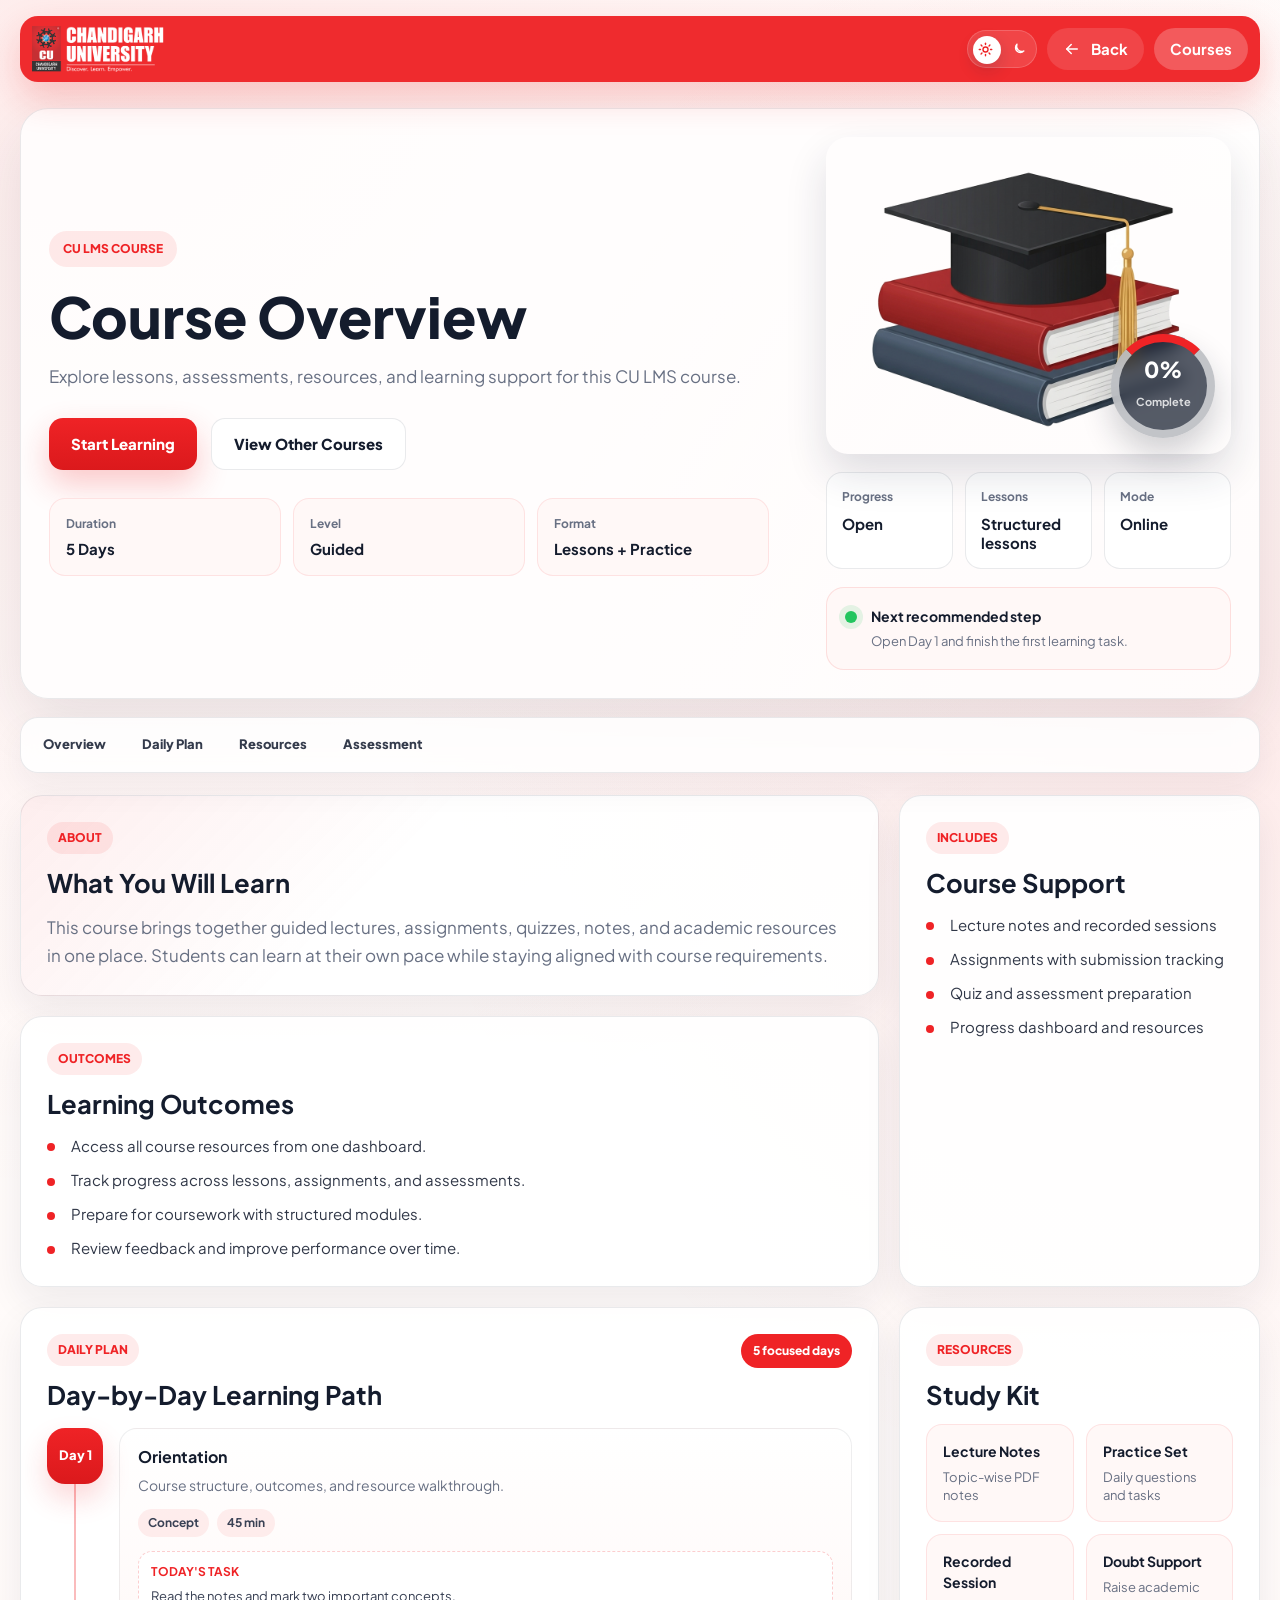
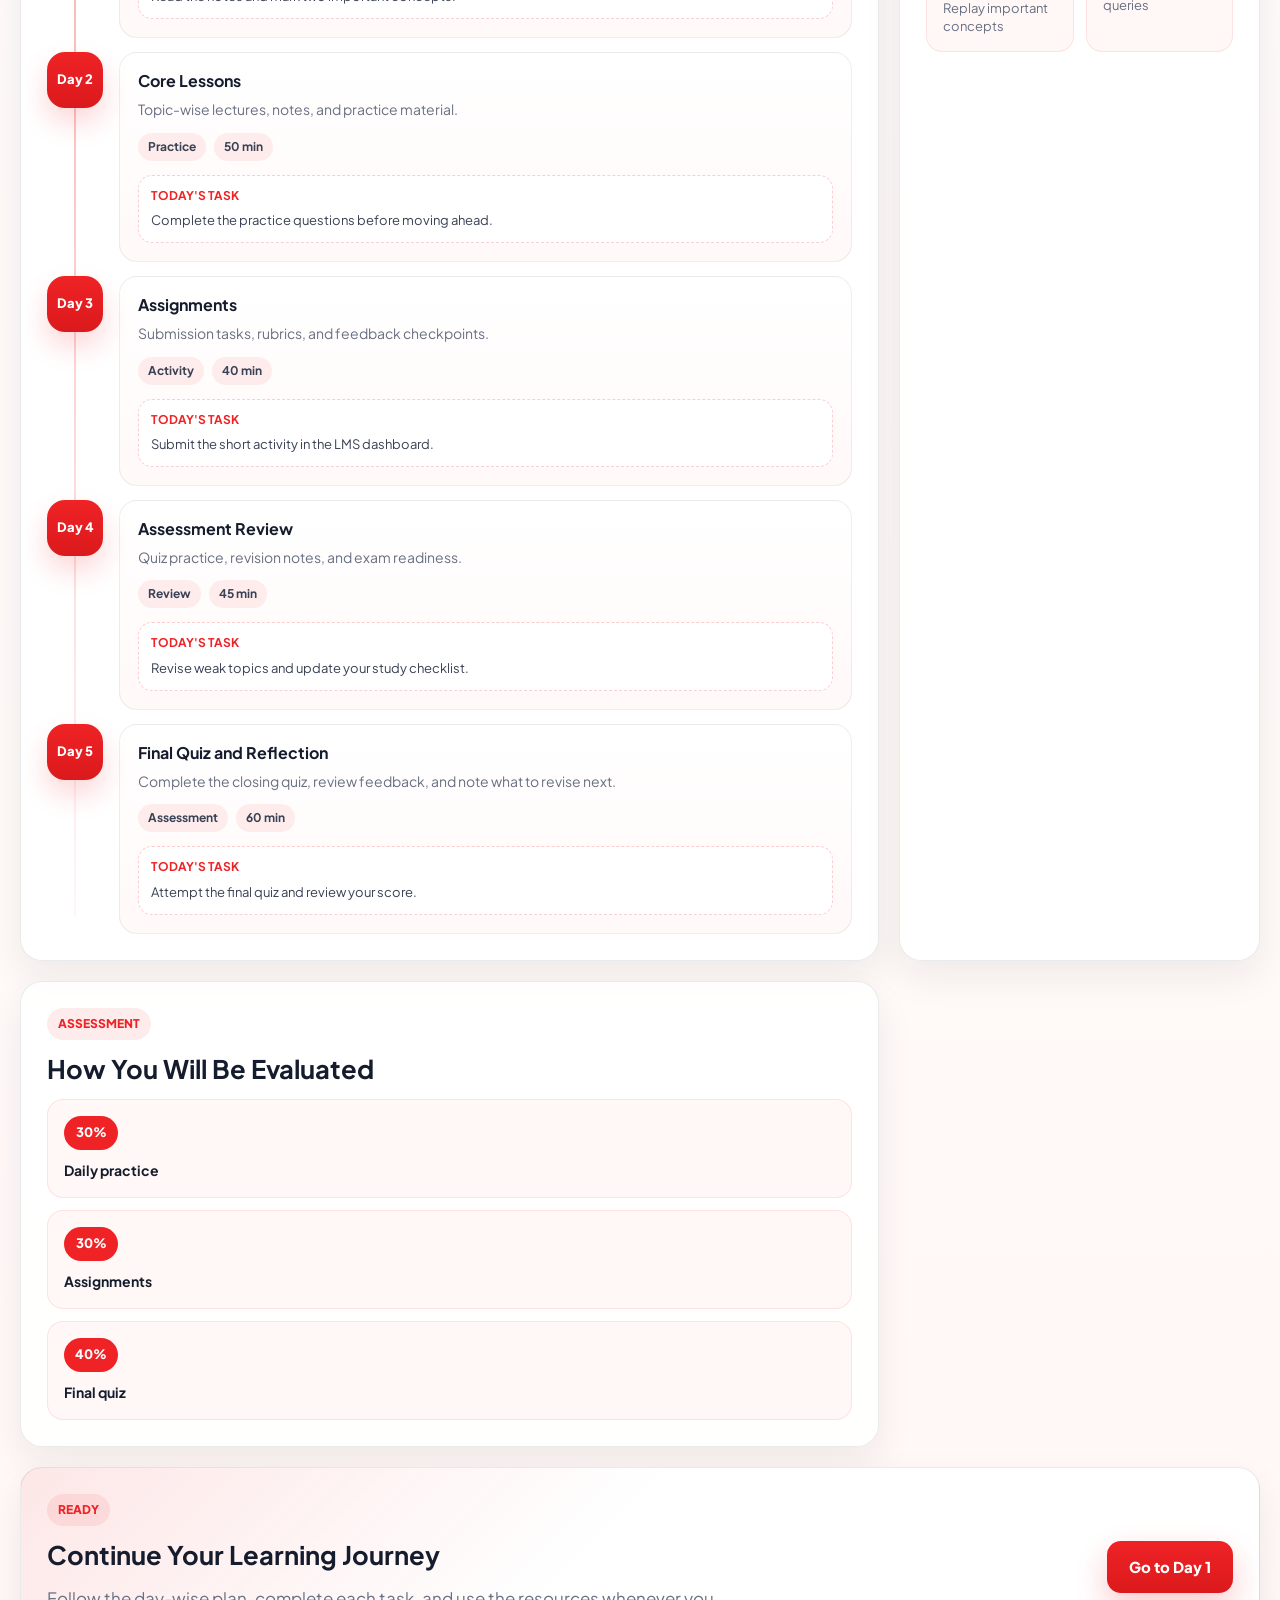
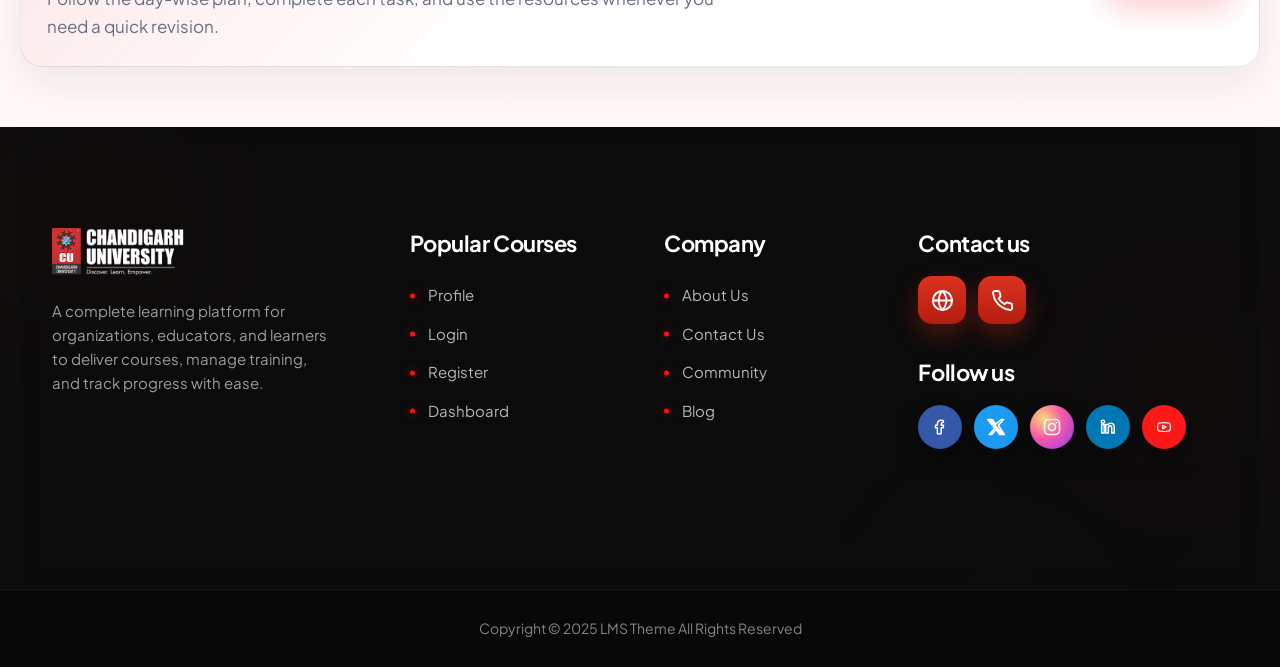
<file: course-detail.html>
<!DOCTYPE html>
<html lang="en">
  <head>
    <meta charset="UTF-8" />
    <meta name="viewport" content="width=device-width, initial-scale=1.0" />
    <title>Course Details | CU LMS Portal</title>
    <link rel="preconnect" href="https://fonts.googleapis.com" />
    <link rel="preconnect" href="https://fonts.gstatic.com" crossorigin />
    <link
      href="https://fonts.googleapis.com/css2?family=Plus+Jakarta+Sans:wght@400;500;600;700;800&amp;display=swap"
      rel="stylesheet"
    />
    <link rel="stylesheet" href="./css/index.css" />
    <link rel="stylesheet" href="./css/course-detail.css" />
  </head>
  <body>
    <header class="course-header">
      <a class="course-brand" href="index.html#home" aria-label="Back to CU LMS home">
        <img src="./images/log1.png" alt="Chandigarh University logo" />
      </a>
      <div class="course-header__actions">
        <button class="back-link history-back" type="button">
          <svg viewBox="0 0 24 24" aria-hidden="true">
            <path d="M19 12H5"></path>
            <path d="m11 18-6-6 6-6"></path>
          </svg>
          <span>Back</span>
        </button>
        <a class="back-link back-link--light" href="mycourses.html">
          <span>Courses</span>
        </a>
      </div>
    </header>

    <main class="course-shell">
      <section class="detail-hero">
        <div class="detail-hero__copy">
          <span class="course-chip" id="course-category">CU LMS Course</span>
          <h1 id="course-title">Course Overview</h1>
          <p id="course-summary">
            Explore lessons, assessments, resources, and learning outcomes for this course.
          </p>

          <div class="detail-actions">
            <a class="detail-btn detail-btn--primary" href="#modules">Start Learning</a>
            <a class="detail-btn detail-btn--light" href="mycourses.html">View Other Courses</a>
          </div>

          <div class="quick-facts" aria-label="Course quick facts">
            <div>
              <span>Duration</span>
              <strong>5 Days</strong>
            </div>
            <div>
              <span>Level</span>
              <strong>Guided</strong>
            </div>
            <div>
              <span>Format</span>
              <strong>Lessons + Practice</strong>
            </div>
          </div>
        </div>

        <aside class="detail-panel" aria-label="Course summary">
          <div class="course-media">
            <img id="course-image" src="./images/hero.png" alt="Course preview" />
            <div class="progress-ring" aria-label="Course progress">
              <span id="course-progress-percent">0%</span>
              <small>Complete</small>
            </div>
          </div>
          <div class="detail-stats">
            <div>
              <span>Progress</span>
              <strong id="course-progress">Open</strong>
            </div>
            <div>
              <span>Lessons</span>
              <strong id="course-lessons">Structured lessons</strong>
            </div>
            <div>
              <span>Mode</span>
              <strong>Online</strong>
            </div>
          </div>
          <div class="status-card">
            <span class="status-dot"></span>
            <div>
              <strong>Next recommended step</strong>
              <p id="next-step">Open Day 1 and finish the first learning task.</p>
            </div>
          </div>
        </aside>
      </section>

      <nav class="course-nav" aria-label="Course sections">
        <a href="#overview">Overview</a>
        <a href="#modules">Daily Plan</a>
        <a href="#resources">Resources</a>
        <a href="#assessment">Assessment</a>
      </nav>

      <section class="content-grid" id="overview">
        <article class="content-card content-card--highlight">
          <span class="section-kicker">About</span>
          <h2>What You Will Learn</h2>
          <p id="course-description">
            This course brings together guided lectures, practice tasks, assessments, and
            academic resources so students can learn with clarity and track their progress.
          </p>
        </article>

        <article class="content-card">
          <span class="section-kicker">Outcomes</span>
          <h2>Learning Outcomes</h2>
          <ul id="course-outcomes"></ul>
        </article>

        <article class="content-card content-card--wide" id="modules">
          <div class="card-heading">
            <div>
              <span class="section-kicker">Daily Plan</span>
              <h2>Day-by-Day Learning Path</h2>
            </div>
            <span class="plan-badge">5 focused days</span>
          </div>
          <div class="module-timeline" id="course-modules"></div>
        </article>

        <aside class="content-card side-card">
          <span class="section-kicker">Includes</span>
          <h2>Course Support</h2>
          <ul class="support-list">
            <li>Lecture notes and recorded sessions</li>
            <li>Assignments with submission tracking</li>
            <li>Quiz and assessment preparation</li>
            <li>Progress dashboard and resources</li>
          </ul>
        </aside>

        <article class="content-card resources-card" id="resources">
          <span class="section-kicker">Resources</span>
          <h2>Study Kit</h2>
          <div class="resource-grid">
            <div>
              <strong>Lecture Notes</strong>
              <span>Topic-wise PDF notes</span>
            </div>
            <div>
              <strong>Practice Set</strong>
              <span>Daily questions and tasks</span>
            </div>
            <div>
              <strong>Recorded Session</strong>
              <span>Replay important concepts</span>
            </div>
            <div>
              <strong>Doubt Support</strong>
              <span>Raise academic queries</span>
            </div>
          </div>
        </article>

        <article class="content-card assessment-card" id="assessment">
          <span class="section-kicker">Assessment</span>
          <h2>How You Will Be Evaluated</h2>
          <div class="assessment-list">
            <div>
              <span>30%</span>
              <strong>Daily practice</strong>
            </div>
            <div>
              <span>30%</span>
              <strong>Assignments</strong>
            </div>
            <div>
              <span>40%</span>
              <strong>Final quiz</strong>
            </div>
          </div>
        </article>

        <article class="content-card next-card">
          <div>
            <span class="section-kicker">Ready</span>
            <h2>Continue Your Learning Journey</h2>
            <p>
              Follow the day-wise plan, complete each task, and use the resources whenever you
              need a quick revision.
            </p>
          </div>
          <a class="detail-btn detail-btn--primary" href="#modules">Go to Day 1</a>
        </article>
      </section>
    </main>

    <footer class="site-footer">
      <div class="footer-bg-blobs">
        <div class="blob blob-1"></div>
        <div class="blob blob-2"></div>
        <div class="blob blob-3"></div>
      </div>
      <div class="footer-content shell">
        <div class="footer-grid">
          <div class="footer-column animate-fade-up">
            <img class="brand__logo" src="./images/log1.png" alt="Chandigarh University logo" style="height: 48px; margin-bottom: 24px;" />
            <p class="footer-description">A complete learning platform for organizations, educators, and learners to
              deliver courses, manage training, and track progress with ease.</p>
          </div>

          <div class="footer-column animate-fade-up" style="--delay: 1">
            <h3 class="footer-title">Popular Courses</h3>
            <ul class="footer-links">
              <li><a href="#">Profile</a></li>
              <li><a href="#">Login</a></li>
              <li><a href="#">Register</a></li>
              <li><a href="#">Dashboard</a></li>
            </ul>
          </div>

          <div class="footer-column animate-fade-up" style="--delay: 2">
            <h3 class="footer-title">Company</h3>
            <ul class="footer-links">
              <li><a href="#">About Us</a></li>
              <li><a href="#">Contact Us</a></li>
              <li><a href="#">Community</a></li>
              <li><a href="#">Blog</a></li>
            </ul>
          </div>

          <div class="footer-column animate-fade-up" style="--delay: 3">
            <h3 class="footer-title" style="margin-bottom: 16px;">Contact us</h3>
            <div class="footer-contact-links">
              <a href="#" class="footer-icon-link footer-icon-link--contact" aria-label="Website">
                <svg viewBox="0 0 24 24" fill="none" stroke="currentColor" stroke-width="2" stroke-linecap="round" stroke-linejoin="round" aria-hidden="true">
                  <circle cx="12" cy="12" r="10"/><line x1="2" y1="12" x2="22" y2="12"/><path d="M12 2a15.3 15.3 0 0 1 4 10 15.3 15.3 0 0 1-4 10 15.3 15.3 0 0 1-4-10 15.3 15.3 0 0 1 4-10z"/>
                </svg>
              </a>
              <a href="#" class="footer-icon-link footer-icon-link--contact" aria-label="Phone">
                <svg viewBox="0 0 24 24" fill="none" stroke="currentColor" stroke-width="2" stroke-linecap="round" stroke-linejoin="round" aria-hidden="true">
                  <path d="M22 16.92v3a2 2 0 0 1-2.18 2 19.79 19.79 0 0 1-8.63-3.07 19.5 19.5 0 0 1-6-6 19.79 19.79 0 0 1-3.07-8.67A2 2 0 0 1 4.11 2h3a2 2 0 0 1 2 1.72 12.84 12.84 0 0 0 .7 2.81 2 2 0 0 1-.45 2.11L8.09 9.91a16 16 0 0 0 6 6l1.27-1.27a2 2 0 0 1 2.11-.45 12.84 12.84 0 0 0 2.81.7A2 2 0 0 1 22 16.92z"/>
                </svg>
              </a>
            </div>

            <h3 class="footer-title" style="margin-bottom: 16px;">Follow us</h3>
            <div class="footer-social-links">
              <a href="#" class="footer-icon-link footer-icon-link--social footer-icon-link--facebook" aria-label="Facebook">
                <svg viewBox="0 0 24 24" fill="currentColor" aria-hidden="true"><path d="M13.62 21v-8.13h2.73l.41-3.17h-3.14V7.67c0-.92.26-1.54 1.57-1.54H16.5V3.29c-.63-.09-1.73-.19-3-.19-2.97 0-5 1.81-5 5.14V9.7H6v3.17h2.5V21z"/></svg>
              </a>
              <a href="#" class="footer-icon-link footer-icon-link--social footer-icon-link--twitter" aria-label="X">
                <svg viewBox="0 0 24 24" fill="currentColor" aria-hidden="true"><path d="M18.9 2H22l-6.77 7.74L23 22h-6.1l-4.78-6.72L6.24 22H3.13l7.24-8.28L1 2h6.25l4.32 6.08zm-1.07 18h1.69L6.33 3.9H4.52z"/></svg>
              </a>
              <a href="#" class="footer-icon-link footer-icon-link--social footer-icon-link--instagram" aria-label="Instagram">
                <svg viewBox="0 0 24 24" fill="none" stroke="currentColor" stroke-width="2" stroke-linecap="round" stroke-linejoin="round" aria-hidden="true"><rect x="3" y="3" width="18" height="18" rx="5"/><circle cx="12" cy="12" r="4.25"/><circle cx="17.25" cy="6.75" r="1.1" fill="currentColor" stroke="none"/></svg>
              </a>
              <a href="#" class="footer-icon-link footer-icon-link--social footer-icon-link--linkedin" aria-label="LinkedIn">
                <svg viewBox="0 0 24 24" fill="currentColor" aria-hidden="true"><path d="M6.94 8.5H3.56V20h3.38zM5.25 3A2.01 2.01 0 0 0 3 5.01a2 2 0 0 0 2.22 2A2.03 2.03 0 0 0 7.5 5 2.01 2.01 0 0 0 5.25 3m3.81 5.5V20h3.37v-6.4c0-1.69.32-3.32 2.42-3.32 2.07 0 2.1 1.94 2.1 3.43V20h3.38v-6.99c0-3.43-.74-6.06-4.75-6.06a4.14 4.14 0 0 0-3.72 2.04h-.05V8.5z"/></svg>
              </a>
              <a href="#" class="footer-icon-link footer-icon-link--social footer-icon-link--youtube" aria-label="YouTube">
                <svg viewBox="0 0 24 24" fill="currentColor" aria-hidden="true"><path d="M23 12.01c0-2.33-.27-3.87-.68-5.02a3.26 3.26 0 0 0-1.93-1.94C19.24 4.64 17.7 4.37 12 4.37s-7.24.27-8.39.68a3.26 3.26 0 0 0-1.93 1.94C1.27 8.14 1 9.68 1 12.01s.27 3.87.68 5.02a3.26 3.26 0 0 0 1.93 1.94c1.15.41 2.69.68 8.39.68s7.24-.27 8.39-.68a3.26 3.26 0 0 0 1.93-1.94c.41-1.15.68-2.69.68-5.02M9.75 8.93l6.02 3.08-6.02 3.07z"/></svg>
              </a>
            </div>
          </div>
        </div>
      </div>

      <div class="footer-bottom">
        <div class="footer-bottom-content shell">
          <p class="footer-copyright" style="margin: 0 auto;">Copyright © 2025 LMS Theme All Rights Reserved</p>
        </div>
      </div>
    </footer>

    <script src="./js/index.js"></script>
    <script src="./js/course-detail.js"></script>
  </body>
</html>
</file>
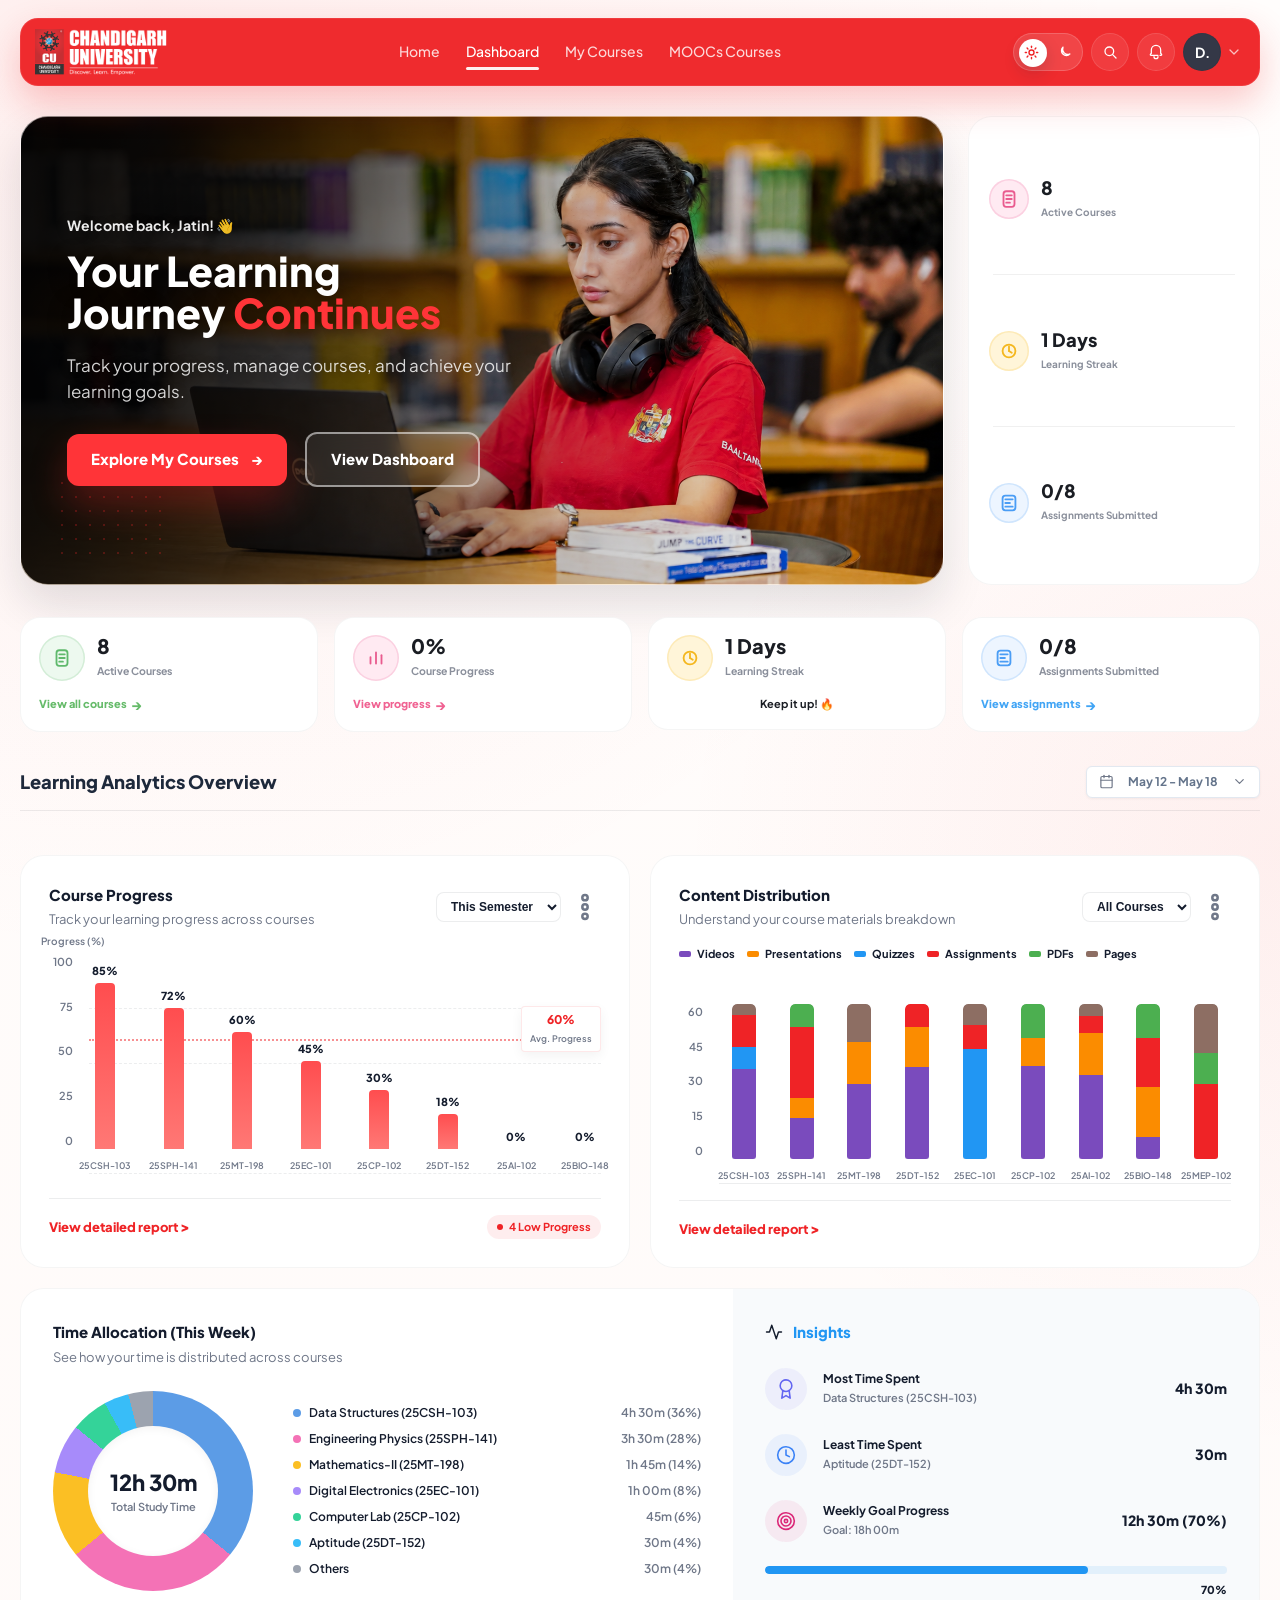
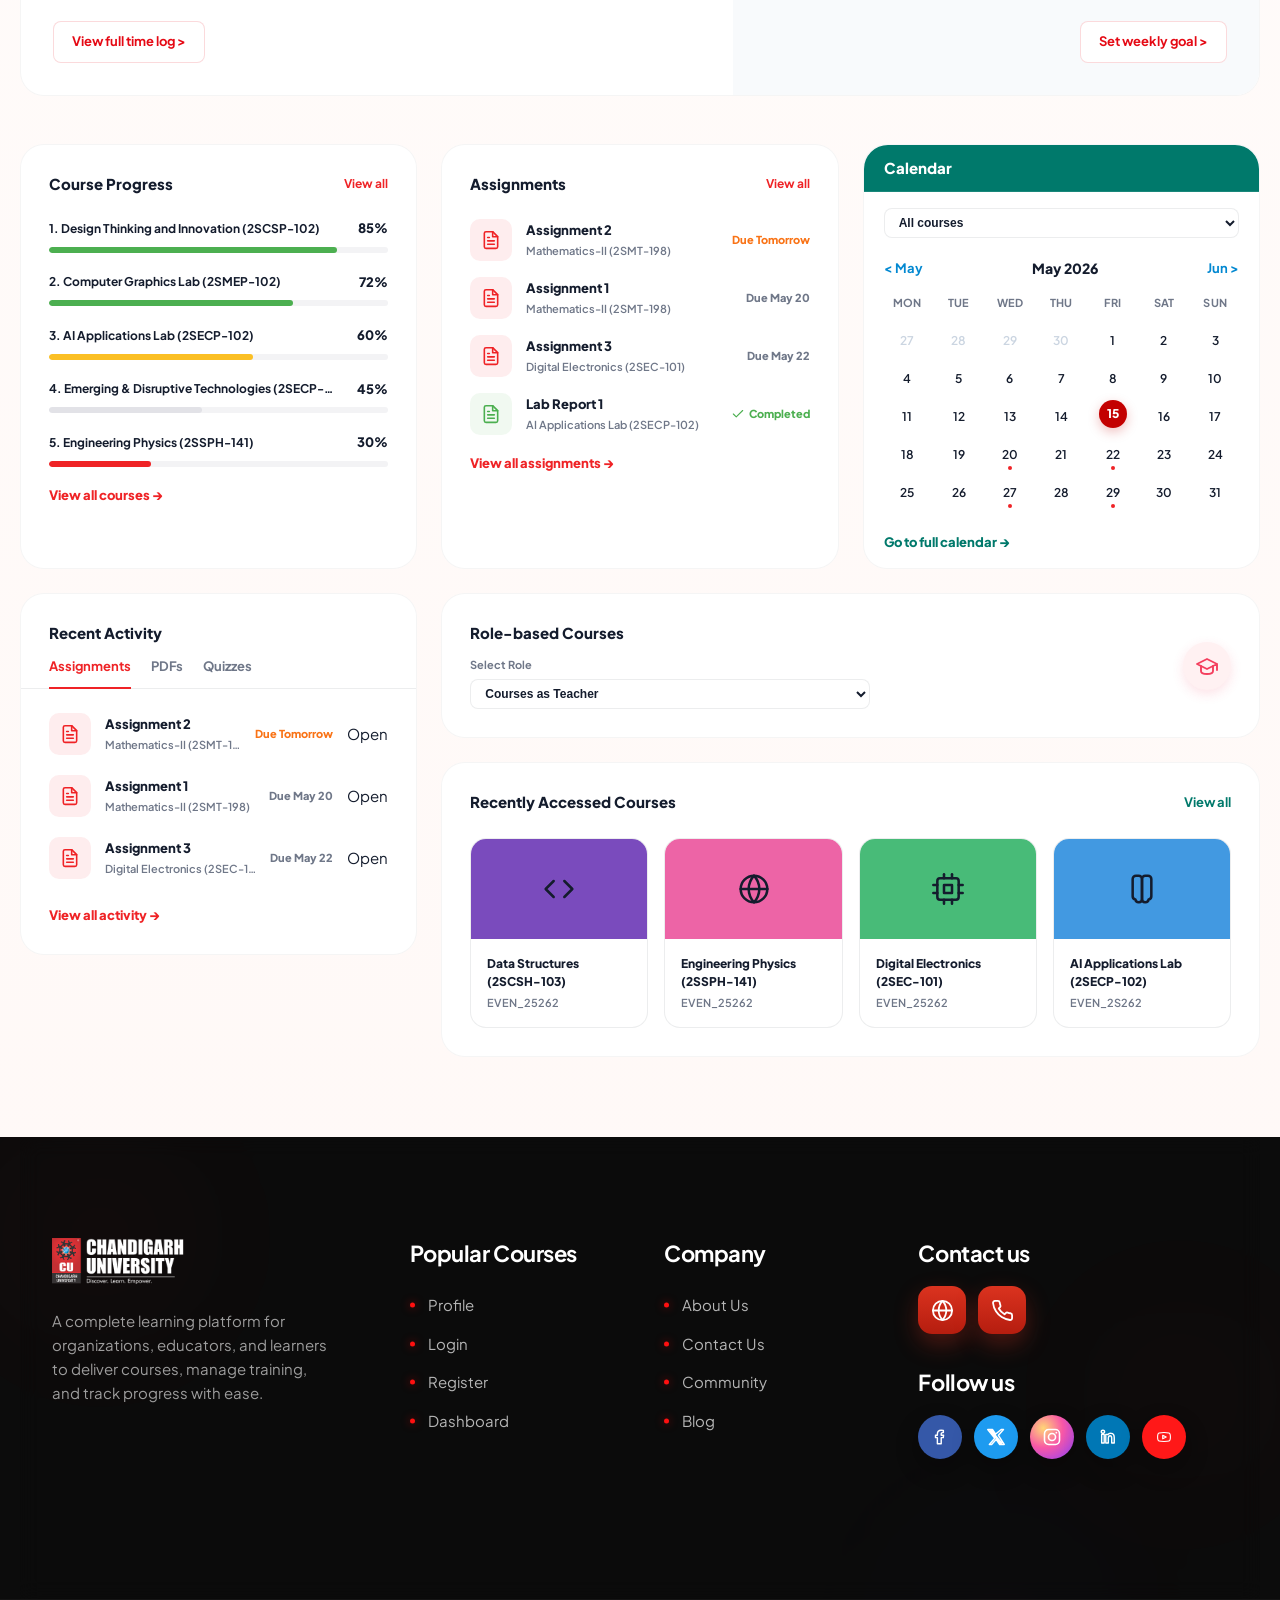
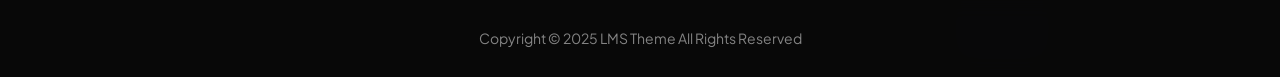
<file: dashboard.html>
<!DOCTYPE html>
<html lang="en">

<head>
  <meta charset="UTF-8" />
  <meta name="viewport" content="width=device-width, initial-scale=1.0" />
  <title>Dashboard | LMS Portal</title>
  <link rel="stylesheet" href="./css/index.css" />
  <link rel="preconnect" href="https://fonts.googleapis.com" />
  <link rel="preconnect" href="https://fonts.gstatic.com" crossorigin />
  <link href="https://fonts.googleapis.com/css2?family=Plus+Jakarta+Sans:wght@400;500;600;700;800&display=swap"
    rel="stylesheet" />
</head>

<body>
  <header class="site-header shell">
    <div class="navbar">
      <a class="brand" href="index.html" aria-label="Chandigarh University">
        <img class="brand__logo" src="./images/log1.png" alt="Chandigarh University logo" />
      </a>

      <nav class="navbar__links" id="primary-navigation" aria-label="Primary">
        <a class="nav-link" href="index.html">Home</a>
        <a class="nav-link active" href="dashboard.html">Dashboard</a>
        <a class="nav-link" href="mycourses.html">My Courses</a>
        <a class="nav-link" href="moocs.html">MOOCs Courses</a>
      </nav>

      <div class="navbar__actions">
        
     <!-- dark mode toggle button -->
        <button class="theme-toggle" id="themeToggle" type="button" aria-label="Switch to dark mode"
          aria-pressed="false">
          <span class="theme-toggle__icon theme-toggle__icon--sun" aria-hidden="true">
            <svg viewBox="0 0 24 24">
              <circle cx="12" cy="12" r="4"></circle>
              <path d="M12 2v2"></path>
              <path d="M12 20v2"></path>
              <path d="m4.93 4.93 1.41 1.41"></path>
              <path d="m17.66 17.66 1.41 1.41"></path>
              <path d="M2 12h2"></path>
              <path d="M20 12h2"></path>
              <path d="m6.34 17.66-1.41 1.41"></path>
              <path d="m19.07 4.93-1.41 1.41"></path>
            </svg>
          </span>
          <span class="theme-toggle__icon theme-toggle__icon--moon" aria-hidden="true">
            <svg viewBox="0 0 24 24">
              <path d="M20.5 14.5A8.5 8.5 0 0 1 9.5 3.5 7 7 0 1 0 20.5 14.5z"></path>
            </svg>
          </span>
        </button>
        <button class="circle-btn" type="button" aria-label="Search">
          <svg viewBox="0 0 24 24" aria-hidden="true">
            <circle cx="11" cy="11" r="6.5"></circle>
            <path d="M16 16l5 5"></path>
          </svg>
        </button>
        <button class="circle-btn notification-btn" type="button" aria-label="Notifications">
          <svg viewBox="0 0 24 24" aria-hidden="true">
            <path d="M15 17H4.5a1 1 0 0 1-.76-1.65l1.26-1.48V9a7 7 0 1 1 14 0v4.87l1.26 1.48A1 1 0 0 1 19.5 17H18">
            </path>
            <path d="M9 19a3 3 0 0 0 6 0"></path>
          </svg>
        </button>

        <div class="profile-dropdown" id="profileDropdown">
          <button class="profile-btn" type="button" aria-label="Profile">
            <span>D.</span>
          </button>
          <button class="chevron-btn" type="button" aria-label="Open profile menu">
            <svg viewBox="0 0 24 24" aria-hidden="true">
              <path d="M6 9l6 6 6-6"></path>
            </svg>
          </button>

          <div class="profile-menu">
            <a href="#" class="profile-menu-item">Accessibility</a>
            <div class="profile-menu-divider"></div>
            <a href="#" class="profile-menu-item">Profile</a>
            <a href="#" class="profile-menu-item">Grades</a>
            <a href="#" class="profile-menu-item">Calendar</a>
            <div class="profile-menu-divider"></div>
            <a href="#" class="profile-menu-item logout">Logout</a>
          </div>
        </div>

        <button class="menu-btn" type="button" aria-label="Open navigation menu" aria-expanded="false"
          aria-controls="primary-navigation">
          <span></span>
          <span></span>
          <span></span>
        </button>
      </div>
    </div>
  </header>

  <main class="dashboard-container shell">
    <div class="dashboard-grid">
      <!-- Welcome Hero -->
      <section class="dash-hero animate-fade-up">
        <div class="dash-hero__overlay"></div>
        <div class="dash-hero__content">
          <span class="dash-hero__eyebrow">Welcome back, Jatin! 👋</span>
          <h1 class="dash-hero__title">Your Learning <br />Journey <span>Continues</span></h1>
          <p class="dash-hero__desc">Track your progress, manage courses, and achieve your learning goals.</p>
          <div class="dash-hero__actions">
            <a href="#my-courses" class="dash-hero__btn dash-hero__btn--primary">
              Explore My Courses <span>→</span>
            </a>
            <a href="#" class="dash-hero__btn dash-hero__btn--secondary">View Dashboard</a>
          </div>
        </div>
      </section>

      <!-- Side Quick Stats -->
      <aside class="dash-side-stats animate-fade-up" style="animation-delay: 0.1s;">
        <div class="side-stat-card">
          <div class="s-icon s-icon--pink">
            <svg viewBox="0 0 24 24" aria-hidden="true">
              <rect x="6" y="3.5" width="12" height="17" rx="3"></rect>
              <path d="M9 8h6"></path>
              <path d="M9 12h6"></path>
              <path d="M9 16h4"></path>
            </svg>
          </div>
          <div class="s-info">
            <strong>8</strong>
            <span>Active Courses</span>
          </div>
        </div>
        <div class="side-stat-card">
          <div class="s-icon s-icon--yellow">
            <svg viewBox="0 0 24 24" aria-hidden="true">
              <path d="M12 7v5"></path>
              <path d="M12 12l3 2"></path>
              <circle cx="12" cy="12" r="7"></circle>
            </svg>
          </div>
          <div class="s-info">
            <strong>1 Days</strong>
            <span>Learning Streak</span>
          </div>
        </div>
        <div class="side-stat-card">
          <div class="s-icon s-icon--blue">
            <svg viewBox="0 0 24 24" aria-hidden="true">
              <rect x="5" y="4" width="14" height="16" rx="3"></rect>
              <path d="M8 8h8"></path>
              <path d="M8 12h5"></path>
              <path d="M8 16h8"></path>
            </svg>
          </div>
          <div class="s-info">
            <strong>0/8</strong>
            <span>Assignments Submitted</span>
          </div>
        </div>
      </aside>

      <!-- Quick Stats Row -->
      <div class="quick-stats-row animate-fade-up" style="animation-delay: 0.2s;">
        <div class="q-stat-card">
          <div class="q-header">
            <div class="s-icon s-icon--green">
              <svg viewBox="0 0 24 24" aria-hidden="true">
                <rect x="6" y="3.5" width="12" height="17" rx="3"></rect>
                <path d="M9 8h6"></path>
                <path d="M9 12h6"></path>
                <path d="M9 16h4"></path>
              </svg>
            </div>
            <div class="q-body">
              <strong>8</strong>
              <span>Active Courses</span>
            </div>
          </div>
          <div class="q-footer">
            <a href="#" style="color: #66bb6a;">View all courses <span style="font-size: 14px;">→</span></a>
          </div>
        </div>
        <div class="q-stat-card">
          <div class="q-header">
            <div class="s-icon s-icon--pink">
              <svg viewBox="0 0 24 24" aria-hidden="true">
                <path d="M6 18V11"></path>
                <path d="M12 18V6"></path>
                <path d="M18 18v-9"></path>
              </svg>
            </div>
            <div class="q-body">
              <strong>0%</strong>
              <span>Course Progress</span>
            </div>
          </div>
          <div class="q-footer">
            <a href="#" style="color: #f06292;">View progress <span style="font-size: 14px;">→</span></a>
          </div>
        </div>
        <div class="q-stat-card">
          <div class="q-header">
            <div class="s-icon s-icon--yellow">
              <svg viewBox="0 0 24 24" aria-hidden="true">
                <path d="M12 7v5"></path>
                <path d="M12 12l3 2"></path>
                <circle cx="12" cy="12" r="7"></circle>
              </svg>
            </div>
            <div class="q-body">
              <strong>1 Days</strong>
              <span>Learning Streak</span>
            </div>
          </div>
          <div class="q-footer" style="text-align: center;">
            <span style="font-size: 11px; font-weight: 700; color: #1a1d23;">Keep it up! 🔥</span>
          </div>
        </div>
        <div class="q-stat-card">
          <div class="q-header">
            <div class="s-icon s-icon--blue">
              <svg viewBox="0 0 24 24" aria-hidden="true">
                <rect x="5" y="4" width="14" height="16" rx="3"></rect>
                <path d="M8 8h8"></path>
                <path d="M8 12h5"></path>
                <path d="M8 16h8"></path>
              </svg>
            </div>
            <div class="q-body">
              <strong>0/8</strong>
              <span>Assignments Submitted</span>
            </div>
          </div>
          <div class="q-footer">
            <a href="#" style="color: #42a5f5;">View assignments <span style="font-size: 14px;">→</span></a>
          </div>
        </div>
      </div>

      <!-- Learning Analytics Overview Section -->
      <div class="analytics-header animate-fade-up"
        style="animation-delay: 0.3s; grid-column: 1 / -1; display: flex; justify-content: space-between; align-items: center; margin-bottom: 20px; margin-top: 10px; border-bottom: 1px solid var(--line); padding-bottom: 12px;">
        <h2 style="margin: 0; font-size: 1.15rem; font-weight: 800; color: #1e293b;">Learning Analytics Overview</h2>
        <div class="date-picker-mock"
          style="padding: 6px 12px; border-radius: 6px; box-shadow: 0 1px 3px rgba(0,0,0,0.05); display: flex; align-items: center; white-space: nowrap; background: #fff; border: 1px solid #e2e8f0;">
          <svg viewBox="0 0 24 24" width="16" height="16" fill="none" stroke="#64748b" stroke-width="2"
            style="margin-right: 6px;">
            <rect x="3" y="4" width="18" height="18" rx="2" ry="2"></rect>
            <line x1="16" y1="2" x2="16" y2="6"></line>
            <line x1="8" y1="2" x2="8" y2="6"></line>
            <line x1="3" y1="10" x2="21" y2="10"></line>
          </svg>
          <span style="font-size: 12px; color: #64748b; font-weight: 700;">May 12 - May 18</span>
          <svg viewBox="0 0 24 24" width="14" height="14" fill="none" stroke="#64748b" stroke-width="2.5"
            style="margin-left: 6px;">
            <polyline points="6 9 12 15 18 9"></polyline>
          </svg>
        </div>
      </div>

      <div class="analytics-grid animate-fade-up" style="animation-delay: 0.4s; grid-column: 1 / -1;">

        <!-- Course Progress Card -->
        <div class="dash-card analytics-card">
          <div class="card-header" style="margin-bottom: 24px;">
            <div>
              <h3 class="card-title">Course Progress</h3>
              <p style="margin: 4px 0 0; font-size: 13px; color: var(--muted);">Track your learning progress across
                courses</p>
            </div>
            <div style="display: flex; gap: 8px; align-items: center;">
              <select class="analytics-select">
                <option>This Semester</option>
              </select>
              <button class="more-btn"><svg viewBox="0 0 24 24" width="18" height="18" fill="currentColor"
                  stroke="none">
                  <circle cx="12" cy="5" r="2" />
                  <circle cx="12" cy="12" r="2" />
                  <circle cx="12" cy="19" r="2" />
                </svg></button>
            </div>
          </div>

          <div class="custom-bar-chart-container">
            <div class="chart-y-axis">
              <span>100</span><span>75</span><span>50</span><span>25</span><span>0</span>
              <div class="y-axis-label">Progress (%)</div>
            </div>
            <div class="custom-bar-chart">
              <div class="avg-line" style="bottom: 60%;"><span>60%<br><small>Avg. Progress</small></span></div>
              <div class="c-bar-group">
                <div class="c-bar-fill" style="height: 85%;"><span>85%</span></div><span
                  class="c-bar-label">25CSH-103</span>
              </div>
              <div class="c-bar-group">
                <div class="c-bar-fill" style="height: 72%;"><span>72%</span></div><span
                  class="c-bar-label">25SPH-141</span>
              </div>
              <div class="c-bar-group">
                <div class="c-bar-fill" style="height: 60%;"><span>60%</span></div><span
                  class="c-bar-label">25MT-198</span>
              </div>
              <div class="c-bar-group">
                <div class="c-bar-fill" style="height: 45%;"><span>45%</span></div><span
                  class="c-bar-label">25EC-101</span>
              </div>
              <div class="c-bar-group">
                <div class="c-bar-fill" style="height: 30%;"><span>30%</span></div><span
                  class="c-bar-label">25CP-102</span>
              </div>
              <div class="c-bar-group">
                <div class="c-bar-fill" style="height: 18%;"><span>18%</span></div><span
                  class="c-bar-label">25DT-152</span>
              </div>
              <div class="c-bar-group">
                <div class="c-bar-fill empty"><span>0%</span></div><span class="c-bar-label">25AI-102</span>
              </div>
              <div class="c-bar-group">
                <div class="c-bar-fill empty"><span>0%</span></div><span class="c-bar-label">25BIO-148</span>
              </div>
            </div>
          </div>

          <div class="card-footer"
            style="margin-top: 24px; padding-top: 16px; border-top: 1px solid var(--line); display: flex; justify-content: space-between; align-items: center;">
            <a href="#" style="color: var(--brand); font-size: 13px; font-weight: 800;">View detailed report <span
                style="font-size: 14px;">></span></a>
            <span class="badge badge-danger"><span class="dot"></span> 4 Low Progress</span>
          </div>
        </div>

        <!-- Content Distribution Card -->
        <div class="dash-card analytics-card">
          <div class="card-header" style="margin-bottom: 16px;">
            <div>
              <h3 class="card-title">Content Distribution</h3>
              <p style="margin: 4px 0 0; font-size: 13px; color: var(--muted);">Understand your course materials
                breakdown</p>
            </div>
            <div style="display: flex; gap: 8px; align-items: center;">
              <select class="analytics-select">
                <option>All Courses</option>
              </select>
              <button class="more-btn"><svg viewBox="0 0 24 24" width="18" height="18" fill="currentColor"
                  stroke="none">
                  <circle cx="12" cy="5" r="2" />
                  <circle cx="12" cy="12" r="2" />
                  <circle cx="12" cy="19" r="2" />
                </svg></button>
            </div>
          </div>

          <div class="chart-legend">
            <span class="legend-item"><span class="l-dot" style="background: #7a4bbd;"></span> Videos</span>
            <span class="legend-item"><span class="l-dot" style="background: #fb8c00;"></span> Presentations</span>
            <span class="legend-item"><span class="l-dot" style="background: #2196f3;"></span> Quizzes</span>
            <span class="legend-item"><span class="l-dot" style="background: #ef2326;"></span> Assignments</span>
            <span class="legend-item"><span class="l-dot" style="background: #4caf50;"></span> PDFs</span>
            <span class="legend-item"><span class="l-dot" style="background: #8d6e63;"></span> Pages</span>
          </div>

          <div class="custom-bar-chart-container" style="height: 180px;">
            <div class="chart-y-axis">
              <span>60</span><span>45</span><span>30</span><span>15</span><span>0</span>
            </div>
            <div class="custom-grouped-bar-chart custom-stacked-bar-chart">
              <div class="g-bar-group" tabindex="0" aria-label="25CSH-103: Videos 42, Quizzes 10, Assignments 15, Pages 5">
                <div class="g-bars g-bar-stack">
                  <div class="g-bar stack-segment" style="height: 58%; background: #7a4bbd;"></div>
                  <div class="g-bar stack-segment" style="height: 14%; background: #2196f3;"></div>
                  <div class="g-bar stack-segment" style="height: 21%; background: #ef2326;"></div>
                  <div class="g-bar stack-segment" style="height: 7%; background: #8d6e63;"></div>
                </div>
                <div class="chart-tooltip">Videos: 42<br>Quizzes: 10<br>Assignments: 15<br>Pages: 5</div>
                <span class="c-bar-label">25CSH-103</span>
              </div>
              <div class="g-bar-group" tabindex="0" aria-label="25SPH-141: Videos 50, Presentations 25, Assignments 90, PDFs 30">
                <div class="g-bars g-bar-stack">
                  <div class="g-bar stack-segment" style="height: 26%; background: #7a4bbd;"></div>
                  <div class="g-bar stack-segment" style="height: 13%; background: #fb8c00;"></div>
                  <div class="g-bar stack-segment" style="height: 46%; background: #ef2326;"></div>
                  <div class="g-bar stack-segment" style="height: 15%; background: #4caf50;"></div>
                </div>
                <div class="chart-tooltip">Videos: 50<br>Presentations: 25<br>Assignments: 90<br>PDFs: 30</div>
                <span class="c-bar-label">25SPH-141</span>
              </div>
              <div class="g-bar-group" tabindex="0" aria-label="25MT-198: Videos 35, Presentations 20, Pages 18">
                <div class="g-bars g-bar-stack">
                  <div class="g-bar stack-segment" style="height: 48%; background: #7a4bbd;"></div>
                  <div class="g-bar stack-segment" style="height: 27%; background: #fb8c00;"></div>
                  <div class="g-bar stack-segment" style="height: 25%; background: #8d6e63;"></div>
                </div>
                <div class="chart-tooltip">Videos: 35<br>Presentations: 20<br>Pages: 18</div>
                <span class="c-bar-label">25MT-198</span>
              </div>
              <div class="g-bar-group" tabindex="0" aria-label="25DT-152: Videos 40, Presentations 18, Assignments 10">
                <div class="g-bars g-bar-stack">
                  <div class="g-bar stack-segment" style="height: 59%; background: #7a4bbd;"></div>
                  <div class="g-bar stack-segment" style="height: 26%; background: #fb8c00;"></div>
                  <div class="g-bar stack-segment" style="height: 15%; background: #ef2326;"></div>
                </div>
                <div class="chart-tooltip">Videos: 40<br>Presentations: 18<br>Assignments: 10</div>
                <span class="c-bar-label">25DT-152</span>
              </div>
              <div class="g-bar-group" tabindex="0" aria-label="25EC-101: Quizzes 25, Assignments 5, Pages 5">
                <div class="g-bars g-bar-stack">
                  <div class="g-bar stack-segment" style="height: 71%; background: #2196f3;"></div>
                  <div class="g-bar stack-segment" style="height: 15%; background: #ef2326;"></div>
                  <div class="g-bar stack-segment" style="height: 14%; background: #8d6e63;"></div>
                </div>
                <div class="chart-tooltip">Quizzes: 25<br>Assignments: 5<br>Pages: 5</div>
                <span class="c-bar-label">25EC-101</span>
              </div>
              <div class="g-bar-group" tabindex="0" aria-label="25CP-102: Videos 40, Presentations 12, PDFs 15">
                <div class="g-bars g-bar-stack">
                  <div class="g-bar stack-segment" style="height: 60%; background: #7a4bbd;"></div>
                  <div class="g-bar stack-segment" style="height: 18%; background: #fb8c00;"></div>
                  <div class="g-bar stack-segment" style="height: 22%; background: #4caf50;"></div>
                </div>
                <div class="chart-tooltip">Videos: 40<br>Presentations: 12<br>PDFs: 15</div>
                <span class="c-bar-label">25CP-102</span>
              </div>
              <div class="g-bar-group" tabindex="0" aria-label="25AI-102: Videos 50, Presentations 25, Assignments 10, Pages 8">
                <div class="g-bars g-bar-stack">
                  <div class="g-bar stack-segment" style="height: 54%; background: #7a4bbd;"></div>
                  <div class="g-bar stack-segment" style="height: 27%; background: #fb8c00;"></div>
                  <div class="g-bar stack-segment" style="height: 11%; background: #ef2326;"></div>
                  <div class="g-bar stack-segment" style="height: 8%; background: #8d6e63;"></div>
                </div>
                <div class="chart-tooltip">Videos: 50<br>Presentations: 25<br>Assignments: 10<br>Pages: 8</div>
                <span class="c-bar-label">25AI-102</span>
              </div>
              <div class="g-bar-group" tabindex="0" aria-label="25BIO-148: Videos 15, Presentations 35, Assignments 35, PDFs 25">
                <div class="g-bars g-bar-stack">
                  <div class="g-bar stack-segment" style="height: 14%; background: #7a4bbd;"></div>
                  <div class="g-bar stack-segment" style="height: 32%; background: #fb8c00;"></div>
                  <div class="g-bar stack-segment" style="height: 32%; background: #ef2326;"></div>
                  <div class="g-bar stack-segment" style="height: 22%; background: #4caf50;"></div>
                </div>
                <div class="chart-tooltip">Videos: 15<br>Presentations: 35<br>Assignments: 35<br>PDFs: 25</div>
                <span class="c-bar-label">25BIO-148</span>
              </div>
              <div class="g-bar-group" tabindex="0" aria-label="25MEP-102: Assignments 30, PDFs 12, Pages 20">
                <div class="g-bars g-bar-stack">
                  <div class="g-bar stack-segment" style="height: 48%; background: #ef2326;"></div>
                  <div class="g-bar stack-segment" style="height: 20%; background: #4caf50;"></div>
                  <div class="g-bar stack-segment" style="height: 32%; background: #8d6e63;"></div>
                </div>
                <div class="chart-tooltip">Assignments: 30<br>PDFs: 12<br>Pages: 20</div>
                <span class="c-bar-label">25MEP-102</span>
              </div>
            </div>
          </div>

          <div class="card-footer" style="margin-top: 16px; padding-top: 16px; border-top: 1px solid var(--line);">
            <a href="#" style="color: var(--brand); font-size: 13px; font-weight: 800;">View detailed report <span
                style="font-size: 14px;">></span></a>
          </div>
        </div>

        <!-- Time Allocation & Insights Card -->
        <div class="dash-card analytics-card full-width flex-row">
          <div class="time-allocation-section">
            <h3 class="card-title">Time Allocation (This Week)</h3>
            <p style="margin: 4px 0 24px; font-size: 13px; color: var(--muted);">See how your time is distributed across
              courses</p>

            <div class="donut-chart-layout">
              <div class="donut-container">
                <div class="donut-chart">
                  <div class="donut-inner">
                    <strong style="font-size: 22px; font-weight: 800; color: var(--text);">12h 30m</strong>
                    <span style="font-size: 11px; color: var(--muted); font-weight: 600;">Total Study Time</span>
                  </div>
                </div>
              </div>
              <div class="donut-legend-list">
                <div class="d-legend-item"><span class="d-dot" style="background: #5c9ce6;"></span> <span
                    class="d-label">Data Structures (25CSH-103)</span> <span class="d-time">4h 30m (36%)</span></div>
                <div class="d-legend-item"><span class="d-dot" style="background: #f472b6;"></span> <span
                    class="d-label">Engineering Physics (25SPH-141)</span> <span class="d-time">3h 30m (28%)</span>
                </div>
                <div class="d-legend-item"><span class="d-dot" style="background: #fbbf24;"></span> <span
                    class="d-label">Mathematics-II (25MT-198)</span> <span class="d-time">1h 45m (14%)</span></div>
                <div class="d-legend-item"><span class="d-dot" style="background: #a78bfa;"></span> <span
                    class="d-label">Digital Electronics (25EC-101)</span> <span class="d-time">1h 00m (8%)</span></div>
                <div class="d-legend-item"><span class="d-dot" style="background: #34d399;"></span> <span
                    class="d-label">Computer Lab (25CP-102)</span> <span class="d-time">45m (6%)</span></div>
                <div class="d-legend-item"><span class="d-dot" style="background: #38bdf8;"></span> <span
                    class="d-label">Aptitude (25DT-152)</span> <span class="d-time">30m (4%)</span></div>
                <div class="d-legend-item"><span class="d-dot" style="background: #9ca3af;"></span> <span
                    class="d-label">Others</span> <span class="d-time">30m (4%)</span></div>
              </div>
            </div>

            <div style="margin-top: 30px;">
              <a href="#" class="btn"
                style="font-size: 13px; font-weight: 700; padding: 10px 18px; border-radius: 8px; border: 1px solid rgba(229, 9, 20, 0.15); color: #e50914; background: #fff; display: inline-block; transition: all 0.2s;">View
                full time log ></a>
            </div>
          </div>

          <div class="insights-section">
            <h4 class="insights-title">
              <svg viewBox="0 0 24 24" width="18" height="18" fill="none" stroke="#2196f3" stroke-width="2.5">
                <polyline points="22 12 18 12 15 21 9 3 6 12 2 12"></polyline>
              </svg>
              <span style="color: #2196f3;">Insights</span>
            </h4>

            <div class="insight-list">
              <div class="insight-item">
                <div class="insight-icon" style="background: rgba(99, 102, 241, 0.08); color: #6366f1;">
                  <svg viewBox="0 0 24 24" width="20" height="20" fill="none" stroke="currentColor" stroke-width="2">
                    <circle cx="12" cy="8" r="7"></circle>
                    <polyline points="8.21 13.89 7 23 12 20 17 23 15.79 13.88"></polyline>
                  </svg>
                </div>
                <div class="insight-info">
                  <strong>Most Time Spent</strong>
                  <span>Data Structures (25CSH-103)</span>
                </div>
                <div class="insight-value">4h 30m</div>
              </div>

              <div class="insight-item">
                <div class="insight-icon" style="background: rgba(59, 130, 246, 0.08); color: #3b82f6;">
                  <svg viewBox="0 0 24 24" width="20" height="20" fill="none" stroke="currentColor" stroke-width="2">
                    <circle cx="12" cy="12" r="10"></circle>
                    <polyline points="12 6 12 12 16 14"></polyline>
                  </svg>
                </div>
                <div class="insight-info">
                  <strong>Least Time Spent</strong>
                  <span>Aptitude (25DT-152)</span>
                </div>
                <div class="insight-value">30m</div>
              </div>

              <div class="insight-item" style="border: none; padding-bottom: 0;">
                <div class="insight-icon" style="background: rgba(219, 39, 119, 0.08); color: #db2777;">
                  <svg viewBox="0 0 24 24" width="20" height="20" fill="none" stroke="currentColor" stroke-width="2">
                    <circle cx="12" cy="12" r="10"></circle>
                    <circle cx="12" cy="12" r="6"></circle>
                    <circle cx="12" cy="12" r="2"></circle>
                  </svg>
                </div>
                <div class="insight-info" style="flex: 1;">
                  <strong>Weekly Goal Progress</strong>
                  <span>Goal: 18h 00m</span>
                </div>
                <div class="insight-value">12h 30m (70%)</div>
              </div>

              <div style="margin-top: -8px;">
                <div class="goal-progress-bar">
                  <div class="g-progress-fill" style="width: 70%;"></div>
                </div>
                <div style="text-align: right; margin-top: 8px; font-size: 11px; font-weight: 800; color: var(--text);">
                  70%</div>
              </div>
            </div>

            <div style="margin-top: auto; text-align: right;">
              <a href="#" class="btn"
                style="font-size: 13px; font-weight: 700; padding: 10px 18px; border-radius: 8px; border: 1px solid rgba(229, 9, 20, 0.15); color: #e50914; background: #fff; display: inline-block; transition: all 0.2s;">Set
                weekly goal ></a>
            </div>
          </div>
        </div>
      </div>

      <!-- Secondary Grid -->
      <div class="dash-card prog-card animate-fade-up" style="animation-delay: 0.7s;">
        <div class="card-header">
          <h3 class="card-title">Course Progress</h3>
          <a href="#" class="view-all-link">View all</a>
        </div>
        <div class="course-progress-list">
          <div class="cp-item">
            <div class="cp-info">
              <span class="cp-name">1. Design Thinking and Innovation (2SCSP-102)</span>
              <span class="cp-percentage">85%</span>
            </div>
            <div class="cp-bar-container">
              <div class="cp-bar" style="width: 85%; background: #4caf50;"></div>
            </div>
          </div>
          <div class="cp-item">
            <div class="cp-info">
              <span class="cp-name">2. Computer Graphics Lab (2SMEP-102)</span>
              <span class="cp-percentage">72%</span>
            </div>
            <div class="cp-bar-container">
              <div class="cp-bar" style="width: 72%; background: #4caf50;"></div>
            </div>
          </div>
          <div class="cp-item">
            <div class="cp-info">
              <span class="cp-name">3. AI Applications Lab (2SECP-102)</span>
              <span class="cp-percentage">60%</span>
            </div>
            <div class="cp-bar-container">
              <div class="cp-bar" style="width: 60%; background: #fbbf24;"></div>
            </div>
          </div>
          <div class="cp-item">
            <div class="cp-info">
              <span class="cp-name">4. Emerging & Disruptive Technologies (2SECP-103)</span>
              <span class="cp-percentage">45%</span>
            </div>
            <div class="cp-bar-container">
              <div class="cp-bar" style="width: 45%; background: rgba(30, 35, 62, 0.08);"></div>
            </div>
          </div>
          <div class="cp-item">
            <div class="cp-info">
              <span class="cp-name">5. Engineering Physics (2SSPH-141)</span>
              <span class="cp-percentage">30%</span>
            </div>
            <div class="cp-bar-container">
              <div class="cp-bar" style="width: 30%; background: #ef2326;"></div>
            </div>
          </div>
        </div>
        <div class="card-footer" style="margin-top: auto; padding-top: 16px;">
          <a href="#" style="color: var(--brand); font-size: 13px; font-weight: 800;">View all courses <span
              style="font-size: 14px;">→</span></a>
        </div>
      </div>

      <div class="dash-card assign-card animate-fade-up" style="animation-delay: 0.8s;">
        <div class="card-header">
          <h3 class="card-title">Assignments</h3>
          <a href="#" class="view-all-link">View all</a>
        </div>
        <div class="assignment-list">
          <div class="assign-item">
            <div class="assign-icon-box" style="background: rgba(239, 35, 38, 0.08); color: var(--brand);">
              <svg viewBox="0 0 24 24" width="20" height="20" fill="none" stroke="currentColor" stroke-width="2">
                <path d="M14 2H6a2 2 0 0 0-2 2v16a2 2 0 0 0 2 2h12a2 2 0 0 0 2-2V8z"></path>
                <polyline points="14 2 14 8 20 8"></polyline>
                <line x1="16" y1="13" x2="8" y2="13"></line>
                <line x1="16" y1="17" x2="8" y2="17"></line>
                <polyline points="10 9 9 9 8 9"></polyline>
              </svg>
            </div>
            <div class="assign-info">
              <strong class="assign-name">Assignment 2</strong>
              <span class="assign-course">Mathematics-II (2SMT-198)</span>
            </div>
            <div class="assign-status" style="color: #f97316;">Due Tomorrow</div>
          </div>
          <div class="assign-item">
            <div class="assign-icon-box" style="background: rgba(239, 35, 38, 0.08); color: var(--brand);">
              <svg viewBox="0 0 24 24" width="20" height="20" fill="none" stroke="currentColor" stroke-width="2">
                <path d="M14 2H6a2 2 0 0 0-2 2v16a2 2 0 0 0 2 2h12a2 2 0 0 0 2-2V8z"></path>
                <polyline points="14 2 14 8 20 8"></polyline>
                <line x1="16" y1="13" x2="8" y2="13"></line>
                <line x1="16" y1="17" x2="8" y2="17"></line>
                <polyline points="10 9 9 9 8 9"></polyline>
              </svg>
            </div>
            <div class="assign-info">
              <strong class="assign-name">Assignment 1</strong>
              <span class="assign-course">Mathematics-II (2SMT-198)</span>
            </div>
            <div class="assign-status">Due May 20</div>
          </div>
          <div class="assign-item">
            <div class="assign-icon-box" style="background: rgba(239, 35, 38, 0.08); color: var(--brand);">
              <svg viewBox="0 0 24 24" width="20" height="20" fill="none" stroke="currentColor" stroke-width="2">
                <path d="M14 2H6a2 2 0 0 0-2 2v16a2 2 0 0 0 2 2h12a2 2 0 0 0 2-2V8z"></path>
                <polyline points="14 2 14 8 20 8"></polyline>
                <line x1="16" y1="13" x2="8" y2="13"></line>
                <line x1="16" y1="17" x2="8" y2="17"></line>
                <polyline points="10 9 9 9 8 9"></polyline>
              </svg>
            </div>
            <div class="assign-info">
              <strong class="assign-name">Assignment 3</strong>
              <span class="assign-course">Digital Electronics (2SEC-101)</span>
            </div>
            <div class="assign-status">Due May 22</div>
          </div>
          <div class="assign-item">
            <div class="assign-icon-box" style="background: rgba(76, 175, 80, 0.08); color: #4caf50;">
              <svg viewBox="0 0 24 24" width="20" height="20" fill="none" stroke="currentColor" stroke-width="2">
                <path d="M14 2H6a2 2 0 0 0-2 2v16a2 2 0 0 0 2 2h12a2 2 0 0 0 2-2V8z"></path>
                <polyline points="14 2 14 8 20 8"></polyline>
                <line x1="16" y1="13" x2="8" y2="13"></line>
                <line x1="16" y1="17" x2="8" y2="17"></line>
                <polyline points="10 9 9 9 8 9"></polyline>
              </svg>
            </div>
            <div class="assign-info">
              <strong class="assign-name">Lab Report 1</strong>
              <span class="assign-course">AI Applications Lab (2SECP-102)</span>
            </div>
            <div class="assign-status" style="color: #4caf50; display: flex; align-items: center; gap: 4px;">
              <svg viewBox="0 0 24 24" width="14" height="14" fill="none" stroke="currentColor" stroke-width="3">
                <polyline points="20 6 9 17 4 12"></polyline>
              </svg>
              Completed
            </div>
          </div>
        </div>
        <div class="card-footer" style="margin-top: auto; padding-top: 16px;">
          <a href="#" style="color: var(--brand); font-size: 13px; font-weight: 800;">View all assignments <span
              style="font-size: 14px;">→</span></a>
        </div>
      </div>

      <div class="dash-card calendar-card animate-fade-up" style="animation-delay: 0.9s; padding: 0;">
        <div class="calendar-top-bar" style="background: #00796b; padding: 12px 20px; border-radius: 24px 24px 0 0;">
          <span class="calendar-top-title" style="color: #fff; font-weight: 800; font-size: 15px;">Calendar</span>
        </div>
        <div class="calendar-content" style="padding: 16px 20px;">
          <select class="analytics-select" style="width: 100%; margin-bottom: 20px;">
            <option>All courses</option>
          </select>

          <div class="calendar-nav"
            style="display: flex; justify-content: space-between; align-items: center; margin-bottom: 16px;">
            <a href="#" class="cal-nav-btn" style="color: #0288d1; font-weight: 700; font-size: 13px;">&lt; May</a>
            <span class="cal-current-month" style="font-weight: 800; font-size: 14px;">May 2026</span>
            <a href="#" class="cal-nav-btn" style="color: #0288d1; font-weight: 700; font-size: 13px;">Jun &gt;</a>
          </div>

          <div class="cal-widget-grid"
            style="display: grid; grid-template-columns: repeat(7, 1fr); gap: 4px; text-align: center;">
            <span class="cal-w-day"
              style="font-size: 11px; font-weight: 700; color: var(--muted); padding-bottom: 8px;">Mon</span><span
              class="cal-w-day"
              style="font-size: 11px; font-weight: 700; color: var(--muted); padding-bottom: 8px;">Tue</span><span
              class="cal-w-day"
              style="font-size: 11px; font-weight: 700; color: var(--muted); padding-bottom: 8px;">Wed</span><span
              class="cal-w-day"
              style="font-size: 11px; font-weight: 700; color: var(--muted); padding-bottom: 8px;">Thu</span><span
              class="cal-w-day"
              style="font-size: 11px; font-weight: 700; color: var(--muted); padding-bottom: 8px;">Fri</span><span
              class="cal-w-day"
              style="font-size: 11px; font-weight: 700; color: var(--muted); padding-bottom: 8px;">Sat</span><span
              class="cal-w-day"
              style="font-size: 11px; font-weight: 700; color: var(--muted); padding-bottom: 8px;">Sun</span>

            <span class="cal-w-date muted"
              style="font-size: 12px; font-weight: 600; color: #cbd5e1; padding: 8px 0;">27</span><span
              class="cal-w-date muted"
              style="font-size: 12px; font-weight: 600; color: #cbd5e1; padding: 8px 0;">28</span><span
              class="cal-w-date muted"
              style="font-size: 12px; font-weight: 600; color: #cbd5e1; padding: 8px 0;">29</span><span
              class="cal-w-date muted"
              style="font-size: 12px; font-weight: 600; color: #cbd5e1; padding: 8px 0;">30</span><span
              class="cal-w-date" style="font-size: 12px; font-weight: 600; padding: 8px 0;">1</span><span
              class="cal-w-date" style="font-size: 12px; font-weight: 600; padding: 8px 0;">2</span><span
              class="cal-w-date" style="font-size: 12px; font-weight: 600; padding: 8px 0;">3</span>
            <span class="cal-w-date" style="font-size: 12px; font-weight: 600; padding: 8px 0;">4</span><span
              class="cal-w-date" style="font-size: 12px; font-weight: 600; padding: 8px 0;">5</span><span
              class="cal-w-date" style="font-size: 12px; font-weight: 600; padding: 8px 0;">6</span><span
              class="cal-w-date" style="font-size: 12px; font-weight: 600; padding: 8px 0;">7</span><span
              class="cal-w-date" style="font-size: 12px; font-weight: 600; padding: 8px 0;">8</span><span
              class="cal-w-date" style="font-size: 12px; font-weight: 600; padding: 8px 0;">9</span><span
              class="cal-w-date" style="font-size: 12px; font-weight: 600; padding: 8px 0;">10</span>
            <span class="cal-w-date" style="font-size: 12px; font-weight: 600; padding: 8px 0;">11</span><span
              class="cal-w-date" style="font-size: 12px; font-weight: 600; padding: 8px 0;">12</span><span
              class="cal-w-date" style="font-size: 12px; font-weight: 600; padding: 8px 0;">13</span><span
              class="cal-w-date" style="font-size: 12px; font-weight: 600; padding: 8px 0;">14</span><span
              class="cal-w-date active"
              style="font-size: 12px; font-weight: 800; background: #c30000; color: #fff; width: 28px; height: 28px; border-radius: 50%; display: flex; align-items: center; justify-content: center; margin: 0 auto;">15</span><span
              class="cal-w-date" style="font-size: 12px; font-weight: 600; padding: 8px 0;">16</span><span
              class="cal-w-date" style="font-size: 12px; font-weight: 600; padding: 8px 0;">17</span>
            <span class="cal-w-date" style="font-size: 12px; font-weight: 600; padding: 8px 0;">18</span><span
              class="cal-w-date" style="font-size: 12px; font-weight: 600; padding: 8px 0;">19</span><span
              class="cal-w-date" style="font-size: 12px; font-weight: 600; padding: 8px 0; position: relative;">20<span
                class="event-dot"
                style="position: absolute; bottom: 2px; left: 50%; transform: translateX(-50%); width: 4px; height: 4px; background: #ef2326; border-radius: 50%;"></span></span><span
              class="cal-w-date" style="font-size: 12px; font-weight: 600; padding: 8px 0;">21</span><span
              class="cal-w-date" style="font-size: 12px; font-weight: 600; padding: 8px 0; position: relative;">22<span
                class="event-dot"
                style="position: absolute; bottom: 2px; left: 50%; transform: translateX(-50%); width: 4px; height: 4px; background: #ef2326; border-radius: 50%;"></span></span><span
              class="cal-w-date" style="font-size: 12px; font-weight: 600; padding: 8px 0;">23</span><span
              class="cal-w-date" style="font-size: 12px; font-weight: 600; padding: 8px 0;">24</span>
            <span class="cal-w-date" style="font-size: 12px; font-weight: 600; padding: 8px 0;">25</span><span
              class="cal-w-date" style="font-size: 12px; font-weight: 600; padding: 8px 0;">26</span><span
              class="cal-w-date" style="font-size: 12px; font-weight: 600; padding: 8px 0; position: relative;">27<span
                class="event-dot"
                style="position: absolute; bottom: 2px; left: 50%; transform: translateX(-50%); width: 4px; height: 4px; background: #ef2326; border-radius: 50%;"></span></span><span
              class="cal-w-date" style="font-size: 12px; font-weight: 600; padding: 8px 0;">28</span><span
              class="cal-w-date" style="font-size: 12px; font-weight: 600; padding: 8px 0; position: relative;">29<span
                class="event-dot"
                style="position: absolute; bottom: 2px; left: 50%; transform: translateX(-50%); width: 4px; height: 4px; background: #ef2326; border-radius: 50%;"></span></span><span
              class="cal-w-date" style="font-size: 12px; font-weight: 600; padding: 8px 0;">30</span><span
              class="cal-w-date" style="font-size: 12px; font-weight: 600; padding: 8px 0;">31</span>
          </div>

          <div style="margin-top: 20px;">
            <a href="#" style="color: #00796b; font-size: 13px; font-weight: 800;">Go to full calendar <span
                style="font-size: 14px;">→</span></a>
          </div>
        </div>
      </div>

      <!-- Recent Activity Section -->
      <div class="activity-column">
        <div class="dash-card recent-activity-card animate-fade-up"
          style="animation-delay: 1s; display: flex; flex-direction: column;">
          <div class="card-header" style="margin-bottom: 0;">
            <h3 class="card-title">Recent Activity</h3>
          </div>

          <div class="activity-tabs"
            style="display: flex; gap: 20px; border-bottom: 1px solid var(--line); margin: 0 -28px 24px; padding: 0 28px;">
            <button class="tab-btn active" data-target="assignments-list">Assignments</button>
            <button class="tab-btn" data-target="pdfs-list">PDFs</button>
            <button class="tab-btn" data-target="quizzes-list">Quizzes</button>
          </div>

          <div id="assignments-list" class="activity-list" style="display: flex; flex-direction: column; gap: 20px;">
            <div class="activity-item">
              <div class="assign-icon-box" style="background: rgba(239, 35, 38, 0.08); color: var(--brand);">
                <svg viewBox="0 0 24 24" width="20" height="20" fill="none" stroke="currentColor" stroke-width="2">
                  <path d="M14 2H6a2 2 0 0 0-2 2v16a2 2 0 0 0 2 2h12a2 2 0 0 0 2-2V8z"></path>
                  <polyline points="14 2 14 8 20 8"></polyline>
                  <line x1="16" y1="13" x2="8" y2="13"></line>
                  <line x1="16" y1="17" x2="8" y2="17"></line>
                  <polyline points="10 9 9 9 8 9"></polyline>
                </svg>
              </div>
              <div class="assign-info">
                <strong class="assign-name">Assignment 2</strong>
                <span class="assign-course">Mathematics-II (2SMT-198)</span>
              </div>
              <div class="assign-status" style="color: #f97316;">Due Tomorrow</div>
              <button class="btn-open">Open</button>
            </div>

            <div class="activity-item">
              <div class="assign-icon-box" style="background: rgba(239, 35, 38, 0.08); color: var(--brand);">
                <svg viewBox="0 0 24 24" width="20" height="20" fill="none" stroke="currentColor" stroke-width="2">
                  <path d="M14 2H6a2 2 0 0 0-2 2v16a2 2 0 0 0 2 2h12a2 2 0 0 0 2-2V8z"></path>
                  <polyline points="14 2 14 8 20 8"></polyline>
                  <line x1="16" y1="13" x2="8" y2="13"></line>
                  <line x1="16" y1="17" x2="8" y2="17"></line>
                  <polyline points="10 9 9 9 8 9"></polyline>
                </svg>
              </div>
              <div class="assign-info">
                <strong class="assign-name">Assignment 1</strong>
                <span class="assign-course">Mathematics-II (2SMT-198)</span>
              </div>
              <div class="assign-status">Due May 20</div>
              <button class="btn-open">Open</button>
            </div>

            <div class="activity-item">
              <div class="assign-icon-box" style="background: rgba(239, 35, 38, 0.08); color: var(--brand);">
                <svg viewBox="0 0 24 24" width="20" height="20" fill="none" stroke="currentColor" stroke-width="2">
                  <path d="M14 2H6a2 2 0 0 0-2 2v16a2 2 0 0 0 2 2h12a2 2 0 0 0 2-2V8z"></path>
                  <polyline points="14 2 14 8 20 8"></polyline>
                  <line x1="16" y1="13" x2="8" y2="13"></line>
                  <line x1="16" y1="17" x2="8" y2="17"></line>
                  <polyline points="10 9 9 9 8 9"></polyline>
                </svg>
              </div>
              <div class="assign-info">
                <strong class="assign-name">Assignment 3</strong>
                <span class="assign-course">Digital Electronics (2SEC-101)</span>
              </div>
              <div class="assign-status">Due May 22</div>
              <button class="btn-open">Open</button>
            </div>
          </div>

          <div id="pdfs-list" class="activity-list" style="display: none; flex-direction: column; gap: 20px;">
            <div class="activity-item">
              <div class="assign-icon-box" style="background: rgba(76, 175, 80, 0.08); color: #4caf50;">
                <svg viewBox="0 0 24 24" width="20" height="20" fill="none" stroke="currentColor" stroke-width="2">
                  <path d="M14 2H6a2 2 0 0 0-2 2v16a2 2 0 0 0 2 2h12a2 2 0 0 0 2-2V8z"></path>
                  <polyline points="14 2 14 8 20 8"></polyline>
                  <line x1="16" y1="13" x2="8" y2="13"></line>
                  <line x1="16" y1="17" x2="8" y2="17"></line>
                  <polyline points="10 9 9 9 8 9"></polyline>
                </svg>
              </div>
              <div class="assign-info">
                <strong class="assign-name">Chapter 4 Notes</strong>
                <span class="assign-course">Data Structures (2SCSH-103)</span>
              </div>
              <div class="assign-status">Read</div>
              <button class="btn-open">Open</button>
            </div>
            <div class="activity-item">
              <div class="assign-icon-box" style="background: rgba(76, 175, 80, 0.08); color: #4caf50;">
                <svg viewBox="0 0 24 24" width="20" height="20" fill="none" stroke="currentColor" stroke-width="2">
                  <path d="M14 2H6a2 2 0 0 0-2 2v16a2 2 0 0 0 2 2h12a2 2 0 0 0 2-2V8z"></path>
                  <polyline points="14 2 14 8 20 8"></polyline>
                  <line x1="16" y1="13" x2="8" y2="13"></line>
                  <line x1="16" y1="17" x2="8" y2="17"></line>
                  <polyline points="10 9 9 9 8 9"></polyline>
                </svg>
              </div>
              <div class="assign-info">
                <strong class="assign-name">Syllabus Guide</strong>
                <span class="assign-course">Engineering Physics (2SSPH-141)</span>
              </div>
              <div class="assign-status">Unread</div>
              <button class="btn-open">Open</button>
            </div>
          </div>

          <div id="quizzes-list" class="activity-list" style="display: none; flex-direction: column; gap: 20px;">
            <div class="activity-item">
              <div class="assign-icon-box" style="background: rgba(33, 150, 243, 0.08); color: #2196f3;">
                <svg viewBox="0 0 24 24" width="20" height="20" fill="none" stroke="currentColor" stroke-width="2">
                  <circle cx="12" cy="12" r="10"></circle>
                  <path d="M9.09 9a3 3 0 0 1 5.83 1c0 2-3 3-3 3"></path>
                  <line x1="12" y1="17" x2="12.01" y2="17"></line>
                </svg>
              </div>
              <div class="assign-info">
                <strong class="assign-name">Mid-Term Mock Test</strong>
                <span class="assign-course">Digital Electronics (2SEC-101)</span>
              </div>
              <div class="assign-status" style="color: #f97316;">Due in 2 days</div>
              <button class="btn-open">Start</button>
            </div>
          </div>

          <div class="card-footer" style="margin-top: auto; padding-top: 24px;">
            <a href="#" style="color: var(--brand); font-size: 13px; font-weight: 800;">View all activity <span
                style="font-size: 14px;">→</span></a>
          </div>
        </div>
      </div>

      <!-- Right Column Group -->
      <div class="dashboard-side-column">
        <div class="dash-card role-courses-card animate-fade-up"
          style="animation-delay: 1.1s; display: flex; align-items: center; justify-content: space-between; margin-bottom: 24px;">
          <div style="flex: 1;">
            <h3 class="card-title" style="margin-bottom: 12px;">Role-based Courses</h3>
            <div class="role-selector-container">
              <label
                style="display: block; font-size: 11px; font-weight: 700; color: var(--muted); margin-bottom: 6px;">Select
                Role</label>
              <select class="analytics-select"
                style="width: 100%; max-width: 400px; background: #fff; border: 1px solid var(--line);">
                <option>Courses as Teacher</option>
              </select>
            </div>
          </div>
          <div class="role-badge"
            style="width: 48px; height: 48px; border-radius: 50%; background: #fff1f2; color: #f43f5e; display: flex; align-items: center; justify-content: center; flex-shrink: 0;">
            <svg viewBox="0 0 24 24" width="24" height="24" fill="none" stroke="currentColor" stroke-width="2">
              <path d="M22 10v6M2 10l10-5 10 5-10 5z"></path>
              <path d="M6 12v5c0 2 2 3 6 3s6-1 6-3v-5"></path>
            </svg>
          </div>
        </div>

        <div class="dash-card recently-accessed-card animate-fade-up" style="animation-delay: 1.2s;">
          <div class="card-header">
            <h3 class="card-title">Recently Accessed Courses</h3>
            <a href="#" style="color: #00796b; font-size: 13px; font-weight: 700;">View all</a>
          </div>

          <div class="course-access-grid">
            <div class="access-card"
              style="background: #fff; border: 1px solid var(--line); border-radius: 16px; overflow: hidden; display: flex; flex-direction: column;">
              <div class="access-icon-box"
                style="background: #7a4bbd; height: 100px; display: flex; align-items: center; justify-content: center;">
                <svg viewBox="0 0 24 24" width="32" height="32" fill="none" stroke="white" stroke-width="2">
                  <polyline points="16 18 22 12 16 6"></polyline>
                  <polyline points="8 6 2 12 8 18"></polyline>
                </svg>
              </div>
              <div class="access-info" style="padding: 16px;">
                <strong
                  style="display: block; font-size: 12px; font-weight: 800; color: var(--text); margin-bottom: 4px;">Data
                  Structures (2SCSH-103)</strong>
                <span style="display: block; font-size: 11px; color: var(--muted); font-weight: 600;">EVEN_25262</span>
              </div>
            </div>
            <div class="access-card"
              style="background: #fff; border: 1px solid var(--line); border-radius: 16px; overflow: hidden; display: flex; flex-direction: column;">
              <div class="access-icon-box"
                style="background: #ed64a6; height: 100px; display: flex; align-items: center; justify-content: center;">
                <svg viewBox="0 0 24 24" width="32" height="32" fill="none" stroke="white" stroke-width="2">
                  <circle cx="12" cy="12" r="10"></circle>
                  <line x1="2" y1="12" x2="22" y2="12"></line>
                  <path d="M12 2a15.3 15.3 0 0 1 4 10 15.3 15.3 0 0 1-4 10 15.3 15.3 0 0 1-4-10 15.3 15.3 0 0 1 4-10z">
                  </path>
                </svg>
              </div>
              <div class="access-info" style="padding: 16px;">
                <strong
                  style="display: block; font-size: 12px; font-weight: 800; color: var(--text); margin-bottom: 4px;">Engineering
                  Physics (2SSPH-141)</strong>
                <span style="display: block; font-size: 11px; color: var(--muted); font-weight: 600;">EVEN_25262</span>
              </div>
            </div>
            <div class="access-card"
              style="background: #fff; border: 1px solid var(--line); border-radius: 16px; overflow: hidden; display: flex; flex-direction: column;">
              <div class="access-icon-box"
                style="background: #48bb78; height: 100px; display: flex; align-items: center; justify-content: center;">
                <svg viewBox="0 0 24 24" width="32" height="32" fill="none" stroke="white" stroke-width="2">
                  <rect x="4" y="4" width="16" height="16" rx="2" ry="2"></rect>
                  <rect x="9" y="9" width="6" height="6"></rect>
                  <line x1="9" y1="1" x2="9" y2="4"></line>
                  <line x1="15" y1="1" x2="15" y2="4"></line>
                  <line x1="9" y1="20" x2="9" y2="23"></line>
                  <line x1="15" y1="20" x2="15" y2="23"></line>
                  <line x1="20" y1="9" x2="23" y2="9"></line>
                  <line x1="20" y1="15" x2="23" y2="15"></line>
                  <line x1="1" y1="9" x2="4" y2="9"></line>
                  <line x1="1" y1="15" x2="4" y2="15"></line>
                </svg>
              </div>
              <div class="access-info" style="padding: 16px;">
                <strong
                  style="display: block; font-size: 12px; font-weight: 800; color: var(--text); margin-bottom: 4px;">Digital
                  Electronics (2SEC-101)</strong>
                <span style="display: block; font-size: 11px; color: var(--muted); font-weight: 600;">EVEN_25262</span>
              </div>
            </div>
            <div class="access-card"
              style="background: #fff; border: 1px solid var(--line); border-radius: 16px; overflow: hidden; display: flex; flex-direction: column;">
              <div class="access-icon-box"
                style="background: #4299e1; height: 100px; display: flex; align-items: center; justify-content: center;">
                <svg viewBox="0 0 24 24" width="32" height="32" fill="none" stroke="white" stroke-width="2">
                  <path
                    d="M9.5 2A2.5 2.5 0 0 1 12 4.5v15a2.5 2.5 0 0 1-4.96.44 2.5 2.5 0 0 1-2.04-2.44V4.5A2.5 2.5 0 0 1 7.5 2z">
                  </path>
                  <path
                    d="M14.5 2A2.5 2.5 0 0 0 12 4.5v15a2.5 2.5 0 0 0 4.96.44 2.5 2.5 0 0 0 2.04-2.44V4.5A2.5 2.5 0 0 0 16.5 2z">
                  </path>
                </svg>
              </div>
              <div class="access-info" style="padding: 16px;">
                <strong
                  style="display: block; font-size: 12px; font-weight: 800; color: var(--text); margin-bottom: 4px;">AI
                  Applications Lab (2SECP-102)</strong>
                <span style="display: block; font-size: 11px; color: var(--muted); font-weight: 600;">EVEN_2S262</span>
              </div>
            </div>
          </div>
        </div>
      </div>

      <!-- Configurable Reports Section -->
      <!-- <div style="grid-column: 1 / -1;">
        <div class="dash-card configurable-reports-card animate-fade-up" style="animation-delay: 1.3s;">
          <div class="card-header"
            style="border-bottom: 1px solid var(--line); margin-bottom: 24px; padding-bottom: 16px;">
            <h3 class="card-title">Configurable Reports</h3>
          </div>
          <div class="reports-list" style="display: flex; flex-direction: column; gap: 6px;">
            <a href="#" style="color: #c30000; font-size: 13px; font-weight: 500; text-decoration: none;">Category Wise
              Statistics - PDF, PPT, Doc, URL</a>
            <a href="#" style="color: #c30000; font-size: 13px; font-weight: 500; text-decoration: none;">Category Wise
              Statistics - Quiz, Forum, Assignments</a>
            <a href="#" style="color: #c30000; font-size: 13px; font-weight: 500; text-decoration: none;">Course Wise
              Statistics - PDF, PPT, Doc, URL</a>
            <a href="#" style="color: #c30000; font-size: 13px; font-weight: 500; text-decoration: none;">Course Wise
              Statistics - Quiz, Forum, Assignments</a>
            <a href="#" style="color: #c30000; font-size: 13px; font-weight: 500; text-decoration: none;">Unique Daily
              Active Users</a>
            <a href="#" style="color: #c30000; font-size: 13px; font-weight: 500; text-decoration: none;">Unique
              Fortnightly Active Users</a>
            <a href="#" style="color: #c30000; font-size: 13px; font-weight: 500; text-decoration: none;">Unique Monthly
              Active Users</a>
            <a href="#" style="color: #c30000; font-size: 13px; font-weight: 500; text-decoration: none;">Unique Weekly
              Active Users</a>
            <div
              style="color: var(--line); margin: 8px 0; border-top: 1px solid var(--line); width: 100%; max-width: 200px;">
            </div>
            <a href="#"
              style="color: #c30000; font-size: 13px; font-weight: 800; text-decoration: none; padding-left: 0 !important;">Manage
              reports <span style="font-size: 14px;">→</span></a>
          </div>
        </div>
      </div> -->

      <!-- Timeline Section -->
      <!-- <div style="grid-column: 1 / -1;">
        <div class="dash-card timeline-card animate-fade-up" style="animation-delay: 1.4s;">
          <div class="card-header" style="margin-bottom: 24px;">
            <h3 class="card-title">Timeline</h3>
          </div>

          <div class="timeline-controls"
            style="display: flex; gap: 16px; align-items: center; margin-bottom: 32px; border: 1px solid var(--line); padding: 12px; border-radius: 12px; background: #fcfcfc;">
            <select class="analytics-select" style="min-width: 150px; background: #fff;">
              <option>Next 7 days</option>
            </select>
            <select class="analytics-select" style="min-width: 150px; background: #fff;">
              <option>Sort by dates</option>
            </select>
            <div class="timeline-search-wrapper" style="margin-left: auto;">
              <svg class="search-icon" viewBox="0 0 24 24" width="18" height="18" fill="none" stroke="currentColor"
                stroke-width="2">
                <circle cx="11" cy="11" r="8"></circle>
                <line x1="21" y1="21" x2="16.65" y2="16.65"></line>
              </svg>
              <input type="text" placeholder="Search by activity type or name" />
            </div>
          </div>

          <div class="timeline-empty-state"
            style="padding: 40px 0; display: flex; flex-direction: column; align-items: center; text-align: center; border: 2px dashed var(--line); border-radius: 20px; background: rgba(248, 250, 252, 0.5);">
            <div class="empty-icon"
              style="width: 72px; height: 72px; background: #fff; border: 1px solid var(--line); border-radius: 18px; display: flex; align-items: center; justify-content: center; margin-bottom: 16px; box-shadow: 0 4px 12px rgba(0,0,0,0.03);">
              <svg viewBox="0 0 24 24" width="36" height="36" fill="none" stroke="#cbd5e1" stroke-width="1.5">
                <path d="M14 2H6a2 2 0 0 0-2 2v16a2 2 0 0 0 2 2h12a2 2 0 0 0 2-2V8z"></path>
                <polyline points="14 2 14 8 20 8"></polyline>
                <line x1="16" y1="13" x2="8" y2="13"></line>
                <line x1="16" y1="17" x2="8" y2="17"></line>
              </svg>
            </div>
            <p style="color: #64748b; font-size: 14px; font-weight: 600; letter-spacing: -0.2px;">No in-progress courses
            </p>
            <p style="color: #94a3b8; font-size: 12px; margin-top: 4px;">Check back later for your upcoming activities
            </p>
          </div>
        </div>
      </div> -->

    </div>
  </main>

  <footer class="site-footer">
    <div class="footer-bg-blobs">
      <div class="blob blob-1"></div>
      <div class="blob blob-2"></div>
      <div class="blob blob-3"></div>
    </div>
    <div class="footer-content shell">
      <div class="footer-grid">
        <div class="footer-column animate-fade-up">
          <img class="brand__logo" src="./images/log1.png" alt="Chandigarh University logo"
            style="height: 48px; margin-bottom: 24px;" />
          <p class="footer-description">A complete learning platform for organizations, educators, and learners to
            deliver courses, manage training, and track progress with ease.</p>
        </div>

        <div class="footer-column animate-fade-up" style="--delay: 1">
          <h3 class="footer-title">Popular Courses</h3>
          <ul class="footer-links">
            <li><a href="#">Profile</a></li>
            <li><a href="#">Login</a></li>
            <li><a href="#">Register</a></li>
            <li><a href="#">Dashboard</a></li>
          </ul>
        </div>

        <div class="footer-column animate-fade-up" style="--delay: 2">
          <h3 class="footer-title">Company</h3>
          <ul class="footer-links">
            <li><a href="#">About Us</a></li>
            <li><a href="#">Contact Us</a></li>
            <li><a href="#">Community</a></li>
            <li><a href="#">Blog</a></li>
          </ul>
        </div>

        <div class="footer-column animate-fade-up" style="--delay: 3">
          <h3 class="footer-title" style="margin-bottom: 16px;">Contact us</h3>
          <div class="footer-contact-links">
            <a href="#" class="footer-icon-link footer-icon-link--contact" aria-label="Website">
              <svg viewBox="0 0 24 24" fill="none" stroke="currentColor" stroke-width="2"
                stroke-linecap="round" stroke-linejoin="round" aria-hidden="true">
                <circle cx="12" cy="12" r="10" />
                <line x1="2" y1="12" x2="22" y2="12" />
                <path d="M12 2a15.3 15.3 0 0 1 4 10 15.3 15.3 0 0 1-4 10 15.3 15.3 0 0 1-4-10 15.3 15.3 0 0 1 4-10z" />
              </svg>
            </a>
            <a href="#" class="footer-icon-link footer-icon-link--contact" aria-label="Phone">
              <svg viewBox="0 0 24 24" fill="none" stroke="currentColor" stroke-width="2"
                stroke-linecap="round" stroke-linejoin="round" aria-hidden="true">
                <path
                  d="M22 16.92v3a2 2 0 0 1-2.18 2 19.79 19.79 0 0 1-8.63-3.07 19.5 19.5 0 0 1-6-6 19.79 19.79 0 0 1-3.07-8.67A2 2 0 0 1 4.11 2h3a2 2 0 0 1 2 1.72 12.84 12.84 0 0 0 .7 2.81 2 2 0 0 1-.45 2.11L8.09 9.91a16 16 0 0 0 6 6l1.27-1.27a2 2 0 0 1 2.11-.45 12.84 12.84 0 0 0 2.81.7A2 2 0 0 1 22 16.92z" />
              </svg>
            </a>
          </div>

          <h3 class="footer-title" style="margin-bottom: 16px;">Follow us</h3>
          <div class="footer-social-links">
            <a href="#" class="footer-icon-link footer-icon-link--social footer-icon-link--facebook" aria-label="Facebook">
              <svg viewBox="0 0 24 24" fill="currentColor" aria-hidden="true">
                <path d="M13.62 21v-8.13h2.73l.41-3.17h-3.14V7.67c0-.92.26-1.54 1.57-1.54H16.5V3.29c-.63-.09-1.73-.19-3-.19-2.97 0-5 1.81-5 5.14V9.7H6v3.17h2.5V21z" />
              </svg>
            </a>
            <a href="#" class="footer-icon-link footer-icon-link--social footer-icon-link--twitter" aria-label="X">
              <svg viewBox="0 0 24 24" fill="currentColor" aria-hidden="true">
                <path d="M18.9 2H22l-6.77 7.74L23 22h-6.1l-4.78-6.72L6.24 22H3.13l7.24-8.28L1 2h6.25l4.32 6.08zm-1.07 18h1.69L6.33 3.9H4.52z" />
              </svg>
            </a>
            <a href="#" class="footer-icon-link footer-icon-link--social footer-icon-link--instagram" aria-label="Instagram">
              <svg viewBox="0 0 24 24" fill="none" stroke="currentColor" stroke-width="2" stroke-linecap="round" stroke-linejoin="round" aria-hidden="true">
                <rect x="3" y="3" width="18" height="18" rx="5" />
                <circle cx="12" cy="12" r="4.25" />
                <circle cx="17.25" cy="6.75" r="1.1" fill="currentColor" stroke="none" />
              </svg>
            </a>
            <a href="#" class="footer-icon-link footer-icon-link--social footer-icon-link--linkedin" aria-label="LinkedIn">
              <svg viewBox="0 0 24 24" fill="currentColor" aria-hidden="true">
                <path d="M6.94 8.5H3.56V20h3.38zM5.25 3A2.01 2.01 0 0 0 3 5.01a2 2 0 0 0 2.22 2A2.03 2.03 0 0 0 7.5 5 2.01 2.01 0 0 0 5.25 3m3.81 5.5V20h3.37v-6.4c0-1.69.32-3.32 2.42-3.32 2.07 0 2.1 1.94 2.1 3.43V20h3.38v-6.99c0-3.43-.74-6.06-4.75-6.06a4.14 4.14 0 0 0-3.72 2.04h-.05V8.5z" />
              </svg>
            </a>
            <a href="#" class="footer-icon-link footer-icon-link--social footer-icon-link--youtube" aria-label="YouTube">
              <svg viewBox="0 0 24 24" fill="currentColor" aria-hidden="true">
                <path d="M23 12.01c0-2.33-.27-3.87-.68-5.02a3.26 3.26 0 0 0-1.93-1.94C19.24 4.64 17.7 4.37 12 4.37s-7.24.27-8.39.68a3.26 3.26 0 0 0-1.93 1.94C1.27 8.14 1 9.68 1 12.01s.27 3.87.68 5.02a3.26 3.26 0 0 0 1.93 1.94c1.15.41 2.69.68 8.39.68s7.24-.27 8.39-.68a3.26 3.26 0 0 0 1.93-1.94c.41-1.15.68-2.69.68-5.02M9.75 8.93l6.02 3.08-6.02 3.07z" />
              </svg>
            </a>
          </div>
        </div>
      </div>
    </div>

    <div class="footer-bottom">
      <div class="footer-bottom-content shell">
        <p class="footer-copyright" style="margin: 0 auto;">Copyright © 2025 LMS Theme All Rights Reserved</p>
      </div>
    </div>
  </footer>

  <script src="./js/index.js"></script>
</body>

</html>
</file>
<file: css/index.css>
:root {
  --bg: #fffaf8;
  --surface: #ffffff;
  --text: #141c2d;
  --muted: #6f7788;
  --line: rgba(20, 28, 45, 0.08);
  --brand: #ef2326;
  --brand-dark: #db191c;
  --brand-soft: rgba(239, 35, 38, 0.09);
  --shadow-soft: 0 24px 60px rgba(227, 69, 66, 0.08);
  --shadow-card: 0 20px 50px rgba(30, 35, 62, 0.08);
  --shell: 1680px;
  --font-body: 15px;
  --font-body-lg: 16px;
  --font-hero: clamp(2.3rem, 3vw, 3.2rem);
  --font-section: clamp(1.7rem, 2vw, 2.15rem);
}

* {
  box-sizing: border-box;
}

html {
  scroll-behavior: smooth;
}

body {
  margin: 0;
  min-width: 320px;
  font-family: "Plus Jakarta Sans", "Segoe UI", sans-serif;
  font-size: var(--font-body);
  line-height: 1.5;
  color: var(--text);
  background:
    radial-gradient(circle at 12% 0%, rgba(239, 35, 38, 0.07), transparent 28%),
    radial-gradient(circle at 100% 26%, rgba(239, 35, 38, 0.06), transparent 22%),
    linear-gradient(180deg, #fffdfc 0%, #fff8f6 100%);
  display: flex;
  flex-direction: column;
  overflow-x: hidden;
}

img {
  display: block;
  max-width: 100%;
}

a {
  color: inherit;
  text-decoration: none;
}

button {
  padding: 0;
  border: 0;
  font: inherit;
  color: inherit;
  background: transparent;
}

svg {
  width: 100%;
  height: 100%;
  fill: none;
  stroke: currentColor;
  stroke-width: 1.9;
  stroke-linecap: round;
  stroke-linejoin: round;
}

.shell {
  width: min(calc(100% - 32px), var(--shell));
  margin: 0 auto;
}

.page-shell {
  padding: 16px 0 40px;
  flex: 1;
}

.site-header {
  position: sticky;
  top: 18px;
  z-index: 20;
  padding: 8px 14px;
  border: 1px solid rgba(255, 255, 255, 0.08);
  border-radius: 18px;
  background: rgba(239, 35, 38, 0.96);
  backdrop-filter: blur(10px);
  box-shadow: 0 16px 36px rgba(239, 35, 38, 0.24);
}

.navbar {
  display: flex;
  align-items: center;
  justify-content: space-between;
  gap: 20px;
}

.brand {
  display: flex;
  align-items: center;
  flex-shrink: 0;
  padding: 2px 0;
}

.brand__logo {
  width: 132px;
  height: auto;
  object-fit: contain;
}

.navbar__links {
  display: flex;
  align-items: center;
  justify-content: center;
  flex: 1;
  gap: 14px;
}

.nav-link {
  position: relative;
  padding: 10px 8px 12px;
  font-size: 14px;
  font-weight: 500;
  color: rgba(255, 255, 255, 0.82);
  transition: color 180ms ease;
}

.nav-link:hover,
.nav-link.active {
  color: #ffffff;
}

.nav-link.active::after {
  content: "";
  position: absolute;
  left: 8px;
  right: 8px;
  bottom: 4px;
  height: 2.5px;
  border-radius: 999px;
  background: rgba(255, 255, 255, 0.92);
}

.navbar__actions {
  display: flex;
  align-items: center;
  gap: 8px;
  flex-shrink: 0;
}

.menu-btn {
  display: none;
  position: relative;
  width: 42px;
  height: 42px;
  align-items: center;
  justify-content: center;
  border-radius: 14px;
  border: 1px solid rgba(255, 255, 255, 0.14);
  background: rgba(255, 255, 255, 0.08);
  cursor: pointer;
  transition:
    transform 180ms ease,
    box-shadow 180ms ease,
    background-color 180ms ease;
}

.menu-btn span {
  position: absolute;
  width: 18px;
  height: 2px;
  border-radius: 999px;
  background: #ffffff;
  transition:
    transform 180ms ease,
    opacity 180ms ease;
}

.menu-btn span:nth-child(1) {
  transform: translateY(-6px);
}

.menu-btn span:nth-child(3) {
  transform: translateY(6px);
}

.site-header.is-open .menu-btn span:nth-child(1) {
  transform: rotate(45deg);
}

.site-header.is-open .menu-btn span:nth-child(2) {
  opacity: 0;
}

.site-header.is-open .menu-btn span:nth-child(3) {
  transform: rotate(-45deg);
}

.circle-btn,
.profile-btn,
.chevron-btn,
.slider-btn {
  display: inline-flex;
  align-items: center;
  justify-content: center;
  cursor: pointer;
  transition:
    transform 180ms ease,
    box-shadow 180ms ease,
    border-color 180ms ease,
    background-color 180ms ease;
}

.circle-btn,
.slider-btn {
  width: 38px;
  height: 38px;
  border: 1px solid rgba(255, 255, 255, 0.12);
  border-radius: 999px;
  color: #fff;
  background: rgba(255, 255, 255, 0.08);
}

.circle-btn svg,
.slider-btn svg,
.chevron-btn svg {
  width: 16px;
  height: 16px;
}

.navbar__actions .circle-btn {
  color: #fff;
  background: rgba(255, 255, 255, 0.08);
  border-color: rgba(255, 255, 255, 0.12);
}

.circle-btn:hover,
.slider-btn:hover,
.profile-btn:hover,
.chevron-btn:hover {
  transform: translateY(-1px);
  box-shadow: var(--shadow-soft);
}

.notification-btn {
  position: relative;
}

.notification-badge {
  position: absolute;
  top: -3px;
  right: -3px;
  width: 20px;
  height: 20px;
  border-radius: 999px;
  display: inline-flex;
  align-items: center;
  justify-content: center;
  background: var(--brand);
  color: #fff;
  font-size: 11px;
  font-weight: 700;
  border: 2px solid #fff;
}

.profile-btn {
  width: 38px;
  height: 38px;
  border-radius: 999px;
  background: #343847;
  border: 1px solid rgba(20, 28, 45, 0.08);
  color: #fff;
  font-size: 14px;
  font-weight: 700;
}

.chevron-btn {
  width: 22px;
  height: 22px;
  color: rgba(255, 255, 255, 0.7);
}

/* Profile Dropdown Menu */
.profile-dropdown {
  position: relative;
  display: flex;
  align-items: center;
  gap: 2px;
}

.profile-dropdown.is-active .chevron-btn {
  transform: rotate(180deg);
}

.profile-menu {
  position: absolute;
  top: calc(100% + 14px);
  right: -4px;
  width: 220px;
  background: rgba(220, 28, 32, 0.98);
  backdrop-filter: blur(16px);
  border: 1px solid rgba(255, 255, 255, 0.12);
  border-radius: 14px;
  box-shadow: 0 16px 40px rgba(180, 20, 24, 0.25);
  padding: 8px 0;
  opacity: 0;
  visibility: hidden;
  transform: translateY(-8px);
  transition: all 220ms cubic-bezier(0.4, 0, 0.2, 1);
  z-index: 1000;
}

.profile-dropdown.is-active .profile-menu {
  opacity: 1;
  visibility: visible;
  transform: translateY(0);
}

.profile-menu-item {
  display: block;
  width: 100%;
  padding: 12px 20px;
  color: rgba(255, 255, 255, 0.9);
  font-size: 14px;
  font-weight: 500;
  text-align: left;
  transition: all 180ms ease;
  cursor: pointer;
}

.profile-menu-item:hover {
  background: rgba(255, 255, 255, 0.12);
  color: #ffffff;
  padding-left: 22px;
}

.profile-menu-divider {
  height: 1px;
  background: rgba(255, 255, 255, 0.1);
  margin: 8px 0;
}

.hero {
  position: relative;
  display: grid;
  grid-template-columns: minmax(0, 1.04fr) minmax(560px, 0.96fr);
  align-items: start;
  gap: 18px;
  min-height: 560px;
  margin-top: 10px;
  padding: 28px 32px 10px;
  border-radius: 0 0 30px 30px;
  overflow: hidden;
}

.hero::before {
  content: "";
  position: absolute;
  inset: 0;
  border-radius: 30px;
  background:
    radial-gradient(circle at 64% 25%, rgba(239, 35, 38, 0.05), transparent 24%),
    radial-gradient(circle at 84% 55%, rgba(239, 35, 38, 0.06), transparent 24%);
  pointer-events: none;
}

.hero__content,
.hero__visual {
  position: relative;
  z-index: 1;
}

.hero__content {
  padding: 16px 0 8px 34px;
}

.hero__eyebrow {
  display: inline-flex;
  align-items: center;
  gap: 12px;
  padding: 10px 16px;
  border-radius: 999px;
  background: linear-gradient(180deg, #fff7f5 0%, #fff0ed 100%);
  color: var(--brand);
  font-size: 12px;
  font-weight: 700;
  text-transform: uppercase;
  letter-spacing: 0.04em;
}

.hero__eyebrow-icon {
  width: 24px;
  height: 24px;
}

.hero__title {
  max-width: 660px;
  margin: 22px 0 16px;
  font-size: var(--font-hero);
  line-height: 1.12;
  letter-spacing: 0;
  font-weight: 800;
}

.hero__title span {
  position: relative;
  display: inline-block;
  margin-top: 6px;
  color: var(--brand);
}

.hero__title span::after {
  content: "";
  position: absolute;
  left: 0;
  right: -10px;
  bottom: -8px;
  height: 12px;
  background: url("data:image/svg+xml,%3Csvg xmlns='http://www.w3.org/2000/svg' width='215' height='18' viewBox='0 0 215 18' fill='none'%3E%3Cpath d='M2 14.735C48.747 6.477 100.772 2.536 213 13.503' stroke='%23EF2326' stroke-width='4' stroke-linecap='round'/%3E%3Cpath d='M40 16C59.169 10.416 76.026 8.401 96.5 7.5' stroke='%23EF2326' stroke-width='4' stroke-linecap='round'/%3E%3C/svg%3E")
    left center / 100% 100% no-repeat;
}

.hero__description {
  max-width: 600px;
  margin: 0;
  color: var(--muted);
  font-size: var(--font-body-lg);
  line-height: 1.58;
}

.hero__actions {
  display: flex;
  align-items: center;
  gap: 16px;
  margin-top: 22px;
}

.primary-btn,
.secondary-btn {
  display: inline-flex;
  align-items: center;
  justify-content: center;
  gap: 14px;
  min-width: 190px;
  min-height: 52px;
  padding: 12px 18px 12px 20px;
  border-radius: 15px;
  font-size: 15px;
  font-weight: 700;
  box-shadow: var(--shadow-soft);
}

.primary-btn {
  color: #fff;
  background: linear-gradient(180deg, var(--brand) 0%, var(--brand-dark) 100%);
}

.secondary-btn {
  color: #1c2436;
  background: #fff;
  border: 1px solid rgba(20, 28, 45, 0.1);
}

.btn-icon {
  display: inline-flex;
  align-items: center;
  justify-content: center;
  width: 26px;
  height: 26px;
  border-radius: 999px;
  background: rgba(255, 255, 255, 0.18);
}

.btn-icon svg {
  width: 16px;
  height: 16px;
}

.btn-icon--light {
  background: rgba(20, 28, 45, 0.05);
}

.feature-list {
  display: grid;
  grid-template-columns: repeat(4, minmax(0, 1fr));
  width: min(100%, 860px);
  gap: 18px;
  margin-top: 30px;
  padding-right: 0;
}

.feature-item {
  display: flex;
  align-items: flex-start;
  gap: 12px;
  padding-right: 0;
}

.feature-icon {
  display: inline-flex;
  align-items: center;
  justify-content: center;
  width: 44px;
  height: 44px;
  border-radius: 999px;
  flex-shrink: 0;
}

.feature-icon svg {
  width: 22px;
  height: 22px;
}

.feature-icon--red {
  color: #ef4444;
  background: #fff1f0;
}

.feature-icon--amber {
  color: #ff8d0a;
  background: #fff4e8;
}

.feature-icon--orange {
  color: #ff6441;
  background: #fff0ea;
}

.feature-icon--rose {
  color: #ef2326;
  background: #ffecee;
}

.feature-item strong {
  display: block;
  margin-top: 2px;
  font-size: 15px;
  font-weight: 700;
}

.feature-item span:last-child {
  display: block;
  margin-top: 5px;
  color: var(--muted);
  font-size: 13px;
  line-height: 1.45;
}

.hero__visual {
  min-height: 500px;
}

.hero__shape {
  position: absolute;
  pointer-events: none;
}

.hero__shape--main {
  right: 96px;
  top: 88px;
  width: 470px;
  height: 258px;
  border-radius: 45% 55% 42% 58% / 38% 44% 56% 62%;
  background: linear-gradient(180deg, #ff2d2f 0%, #e30f13 100%);
}

.hero__shape--soft {
  top: -8px;
  right: -14px;
  width: 520px;
  height: 500px;
  border-radius: 50%;
  background: radial-gradient(circle, rgba(239, 35, 38, 0.07) 0%, rgba(239, 35, 38, 0.02) 54%, transparent 72%);
}

.hero__dots {
  position: absolute;
  width: 110px;
  height: 84px;
  background-image: radial-gradient(circle, rgba(239, 35, 38, 0.2) 1.7px, transparent 1.7px);
  background-size: 18px 18px;
  opacity: 0.7;
}

.hero__dots--left {
  left: 28px;
  top: 232px;
}

.hero__dots--right {
  right: 36px;
  top: 22px;
}

.hero__image {
  position: absolute;
  right: 78px;
  top: -12px;
  width: min(500px, 100%);
  z-index: 2;
}

.floating-card,
.announcement-card {
  position: absolute;
  background: rgba(255, 255, 255, 0.95);
  border: 1px solid rgba(20, 28, 45, 0.05);
  box-shadow: var(--shadow-card);
  backdrop-filter: blur(10px);
}

.floating-card {
  display: flex;
  align-items: flex-start;
  gap: 14px;
  width: 178px;
  padding: 18px 16px;
  border-radius: 24px;
  z-index: 3;
}

.floating-card--top {
  top: 60px;
  right: 6px;
}

.floating-card--middle {
  top: 216px;
  right: 2px;
}

.floating-card__icon,
.announcement-card__icon {
  display: inline-flex;
  align-items: center;
  justify-content: center;
  flex-shrink: 0;
  border-radius: 18px;
}

.floating-card__icon {
  width: 54px;
  height: 54px;
}

.floating-card__icon svg,
.announcement-card__icon svg {
  width: 25px;
  height: 25px;
}

.floating-card__icon--rose {
  color: #ef2326;
  background: #fff0ef;
}

.floating-card__icon--amber {
  color: #ff980f;
  background: #fff5e9;
}

.floating-card strong,
.announcement-card__content strong {
  display: block;
  font-size: 13px;
  font-weight: 700;
}

.floating-card__count {
  display: block;
  margin-top: 8px;
  font-size: 18px;
  line-height: 1;
  font-weight: 700;
}

.floating-card small {
  display: block;
  margin-top: 7px;
  font-size: 12px;
  color: var(--muted);
}

.announcement-card {
  left: 26px;
  bottom: 6px;
  display: flex;
  gap: 18px;
  width: 390px;
  padding: 22px 22px 20px;
  border-radius: 26px;
  z-index: 3;
}

.announcement-card__icon {
  width: 50px;
  height: 50px;
  color: var(--brand);
  background: #fff0ef;
}

.announcement-card__content p {
  margin: 8px 0 12px;
  color: var(--muted);
  font-size: 14px;
  line-height: 1.5;
}

.announcement-card__content a {
  color: var(--brand);
  font-size: 14px;
  font-weight: 700;
}

.announcement-card__arrow {
  display: none;
  align-items: center;
  justify-content: center;
  width: 34px;
  height: 34px;
  margin-left: auto;
  color: #1d2230;
  flex-shrink: 0;
}

.announcement-card__arrow svg {
  width: 18px;
  height: 18px;
}

@media (min-width: 1381px) {
  .hero {
    grid-template-columns: minmax(0, 0.88fr) minmax(760px, 1.12fr);
    min-height: 680px;
    padding-bottom: 34px;
  }

  .hero__visual {
    min-height: 720px;
  }

  .hero__shape--main {
    top: 116px;
    right: 250px;
    width: 470px;
    height: 270px;
  }

  .hero__shape--soft {
    top: 0;
    right: 34px;
    width: 560px;
    height: 560px;
  }

  .hero__dots--left {
    left: -54px;
    top: 286px;
  }

  .hero__dots--right {
    right: 74px;
    top: 52px;
  }

  .hero__image {
    top: -38px;
    right: 88px;
    width: min(980px, calc(100% - 88px));
  }

  .floating-card {
    width: 288px;
    min-height: 156px;
    gap: 22px;
    padding: 30px 28px 28px;
    border-radius: 24px;
  }

  .floating-card--top {
    top: 84px;
    right: 0;
  }

  .floating-card--middle {
    top: 318px;
    right: 0;
  }

  .floating-card__icon {
    width: 64px;
    height: 64px;
  }

  .floating-card__icon svg {
    width: 30px;
    height: 30px;
  }

  .floating-card strong {
    font-size: 20px;
    line-height: 1.2;
  }

  .floating-card__count {
    margin-top: 18px;
    font-size: 34px;
  }

  .floating-card small {
    margin-top: 10px;
    font-size: 16px;
  }

  .announcement-card {
    left: 158px;
    bottom: 88px;
    width: 430px;
    gap: 20px;
    padding: 22px 24px;
    border-radius: 20px;
  }

  .announcement-card__icon {
    width: 60px;
    height: 60px;
    border-radius: 18px;
  }

  .announcement-card__icon svg {
    width: 28px;
    height: 28px;
  }

  .announcement-card__content strong {
    font-size: 16px;
  }

  .announcement-card__content p {
    margin: 8px 0 18px;
    font-size: 14px;
  }

  .announcement-card__content a {
    display: inline-flex;
    align-items: center;
    gap: 18px;
    color: var(--brand);
    font-size: 14px;
    font-weight: 800;
  }

  .announcement-card__content a::after {
    content: "→";
    font-size: 24px;
    line-height: 1;
  }
}

.courses-section {
  margin-top: 16px;
  padding: 20px 16px 16px;
  border-radius: 24px;
  background: #fff;
  box-shadow: 0 14px 34px rgba(30, 35, 62, 0.05);
  border: 1px solid rgba(20, 28, 45, 0.05);
  overflow: hidden;
}

.section-header {
  display: flex;
  align-items: center;
  justify-content: space-between;
  gap: 24px;
  margin-bottom: 18px;
  padding: 0 4px;
}

.section-header h2 {
  margin: 0;
  font-size: var(--font-section);
  line-height: 1.15;
  font-weight: 800;
  letter-spacing: 0;
}

.section-header p {
  margin: 6px 0 0;
  color: var(--muted);
  font-size: 14px;
}

.section-header__actions {
  display: flex;
  align-items: center;
  gap: 12px;
}

.slider-btn--light {
  color: var(--text);
  background: #fff;
  border-color: rgba(20, 28, 45, 0.12);
  box-shadow: 0 10px 24px rgba(20, 28, 45, 0.08);
}

.slider-btn--brand {
  color: #fff;
  background: linear-gradient(180deg, var(--brand) 0%, var(--brand-dark) 100%);
  border-color: transparent;
}

.course-grid {
  display: block;
  width: 100%;
  min-width: 0;
  padding: 2px 2px 12px;
  overflow: hidden;
}

.course-grid.owl-loaded {
  display: block;
}

.course-grid:not(.owl-loaded) {
  display: flex;
  gap: 14px;
  overflow-x: auto;
}

.course-grid .owl-stage {
  display: flex;
  align-items: stretch;
}

.course-grid .owl-item {
  display: flex;
}

.course-grid .owl-item .course-card {
  width: 100%;
  height: 100%;
}

.course-card {
  display: grid;
  flex: 0 0 285px;
  grid-template-columns: 82px minmax(0, 1fr);
  grid-template-areas:
    "icon title"
    "enrolled enrolled"
    "progress progress";
  align-items: start;
  column-gap: 16px;
  row-gap: 10px;
  padding: 18px 20px 16px;
  border-radius: 18px;
  background: linear-gradient(180deg, #ffffff 0%, #fff9f9 100%);
  border: 1px solid rgba(20, 28, 45, 0.06);
  box-shadow: 0 16px 36px rgba(20, 28, 45, 0.08);
  transition:
    transform 220ms ease,
    box-shadow 220ms ease,
    filter 220ms ease,
    opacity 220ms ease,
    border-color 220ms ease;
  outline: none;
  position: relative;
  overflow: hidden;
  cursor: pointer;
}

.course-card::before {
  content: "";
  position: absolute;
  inset: auto 0 0 0;
  border-radius: inherit;
  background: rgba(222, 34, 34, 0.12);
  height: 0;
  transition: height 260ms ease;
  z-index: 0;
  pointer-events: none;
}

.course-card > * {
  position: relative;
  z-index: 1;
}

.course-card__icon {
  grid-area: icon;
  display: inline-flex;
  align-items: center;
  justify-content: center;
  width: 74px;
  height: 74px;
  border-radius: 18px;
  margin-bottom: 0;
  transition: transform 220ms ease, box-shadow 220ms ease;
}

.course-card__icon svg {
  width: 30px;
  height: 30px;
}

.course-card h3 {
  grid-area: title;
  margin: 0;
  min-height: 0;
  padding-top: 4px;
  font-size: 14px;
  line-height: 1.35;
  font-weight: 800;
  letter-spacing: 0;
}

.course-card p {
  grid-area: enrolled;
  margin: 0;
  color: #252d3d;
  font-size: 13px;
  font-weight: 600;
}

.progress {
  grid-area: progress;
  display: grid;
  gap: 9px;
}

.progress__track {
  position: relative;
  height: 4px;
  border-radius: 999px;
  background: #eceef4;
  overflow: hidden;
}

.progress__track span {
  display: block;
  height: 100%;
  border-radius: inherit;
  transition: width 220ms ease, transform 220ms ease;
}

.progress strong {
  display: block;
  font-size: 13px;
  font-weight: 700;
  text-align: right;
  background: transparent;
}

.course-card--violet .course-card__icon {
  color: #7b30df;
  background: #f4ecff;
}

.course-card--violet .progress__track span,
.course-card--violet .progress strong {
  color: #7b30df;
}

.course-card--violet .progress__track span {
  background: #7b30df;
}

.course-card--blue .course-card__icon {
  color: #2a6fff;
  background: #edf4ff;
}

.course-card--blue .progress__track span,
.course-card--blue .progress strong {
  color: #2a6fff;
}

.course-card--blue .progress__track span {
  background: #2a6fff;
}

.course-card--pink .course-card__icon {
  color: #e73b88;
  background: #ffeff7;
}

.course-card--pink .progress__track span,
.course-card--pink .progress strong {
  color: #e73b88;
}

.course-card--pink .progress__track span {
  background: #e73b88;
}

.course-card--green .course-card__icon {
  color: #1f9c47;
  background: #edf9f1;
}

.course-card--green .progress__track span,
.course-card--green .progress strong {
  color: #1f9c47;
}

.course-card--green .progress__track span {
  background: #1f9c47;
}

.course-card--orange .course-card__icon {
  color: #f97316;
  background: #fff2e8;
}

.course-card--orange .progress__track span,
.course-card--orange .progress strong {
  color: #f97316;
}

.course-card--orange .progress__track span {
  background: #f97316;
}

.course-card--teal .course-card__icon {
  color: #0d9488;
  background: #e8fbf8;
}

.course-card--teal .progress__track span,
.course-card--teal .progress strong {
  color: #0d9488;
}

.course-card--teal .progress__track span {
  background: #0d9488;
}

.page-anchor {
  height: 1px;
}

.discover-section {
  margin-top: 26px;
  padding: 22px 6px 18px;
}

.discover-header {
  display: flex;
  align-items: flex-start;
  justify-content: space-between;
  gap: 24px;
  margin-bottom: 26px;
}

.discover-header__copy {
  max-width: 420px;
}

.discover-header__eyebrow {
  display: inline-block;
  margin-bottom: 8px;
  color: var(--brand);
  font-size: 14px;
  font-weight: 800;
}

.discover-header h2 {
  margin: 0;
  font-size: clamp(2.1rem, 3vw, 3rem);
  line-height: 1.08;
  color: #26235f;
}

.discover-header p {
  margin: 12px 0 0;
  color: #8a8f9b;
  font-size: 16px;
}

.discover-toolbar {
  display: flex;
  flex-wrap: wrap;
  justify-content: flex-end;
  gap: 18px;
}

.toolbar-field {
  display: inline-flex;
  align-items: center;
  gap: 10px;
  min-height: 44px;
  padding: 0 16px;
  border: 1px solid rgba(20, 28, 45, 0.18);
  border-radius: 14px;
  background: #fff;
  box-shadow: 0 8px 22px rgba(30, 35, 62, 0.04);
}

.toolbar-field svg {
  width: 16px;
  height: 16px;
  color: #9aa0ad;
  flex-shrink: 0;
}

.toolbar-field input,
.toolbar-field select {
  width: 100%;
  border: 0;
  outline: 0;
  font: inherit;
  color: #5a6070;
  background: transparent;
  appearance: none;
}

.toolbar-field--search {
  width: 200px;
}

.toolbar-field--select {
  position: relative;
  min-width: 115px;
  padding-right: 38px;
}

.toolbar-field--select::after {
  content: "";
  position: absolute;
  right: 16px;
  top: 50%;
  width: 8px;
  height: 8px;
  border-right: 1.8px solid #9aa0ad;
  border-bottom: 1.8px solid #9aa0ad;
  transform: translateY(-65%) rotate(45deg);
  pointer-events: none;
}

.toolbar-field--wide {
  min-width: 200px;
}

.discover-grid {
  display: grid;
  grid-template-columns: repeat(4, minmax(0, 1fr));
  gap: 12px;
}

.discover-card, .mooc-card {
  overflow: hidden;
  border-radius: 10px;
  background: linear-gradient(180deg, #ffffff 0%, #fffdfd 100%);
  border: 1px solid rgba(20, 28, 45, 0.08);
  box-shadow: 0 8px 18px rgba(30, 35, 62, 0.05);
  transition:
    transform 220ms ease,
    box-shadow 220ms ease,
    filter 220ms ease,
    opacity 220ms ease,
    border-color 220ms ease;
  outline: none;
  cursor: pointer;
}

.discover-card__image {
  width: 100%;
  aspect-ratio: 2.55 / 1;
  object-fit: cover;
  transition: transform 280ms ease, filter 220ms ease;
}

.discover-card__body {
  padding: 7px 11px 8px;
}

.discover-card__meta {
  display: flex;
  align-items: center;
  justify-content: space-between;
  gap: 12px;
  margin-bottom: 4px;
}

.discover-card__meta span:first-child {
  color: var(--brand);
  font-size: 10px;
  font-weight: 800;
  text-transform: uppercase;
}

.discover-card__badge {
  display: inline-flex;
  align-items: center;
  justify-content: center;
  min-width: 30px;
  height: 18px;
  padding: 0 6px;
  border-radius: 999px;
  border: 1px solid #73c88e;
  color: #28a354;
  font-size: 9px;
  font-weight: 800;
}

.discover-card h3, .mooc-card h3 {
  margin: 0;
  font-size: 12px;
  line-height: 1.25;
  font-weight: 800;
  color: #30343f;
}

.discover-card__footer {
  display: flex;
  align-items: center;
  justify-content: space-between;
  gap: 16px;
  padding: 7px 11px 8px;
  border-top: 1px solid rgba(20, 28, 45, 0.08);
}

.discover-card__stats {
  display: flex;
  flex-wrap: wrap;
  gap: 4px 10px;
  color: #8a8f9b;
  font-size: 10.5px;
}

.discover-card__stats span {
  display: inline-flex;
  align-items: center;
  gap: 6px;
}

.discover-card__stats svg {
  width: 12px;
  height: 12px;
}

.discover-card__avatar {
  width: 21px;
  height: 21px;
  border-radius: 999px;
  object-fit: cover;
  flex-shrink: 0;
}

.home-page .discover-grid .discover-card:nth-child(n + 5) {
  display: none;
}

.discover-more {
  display: flex;
  justify-content: center;
  margin-top: 22px;
}

.view-more-btn {
  position: relative;
  display: inline-flex;
  align-items: center;
  justify-content: center;
  min-height: 44px;
  padding: 0 24px;
  border-radius: 999px;
  color: #fff;
  background: linear-gradient(180deg, var(--brand), var(--brand-dark));
  box-shadow: 0 12px 26px rgba(239, 35, 38, 0.2);
  font-size: 14px;
  font-weight: 800;
  transition:
    transform 180ms ease,
    box-shadow 180ms ease;
}

.view-more-btn::after {
  content: ">>";
  display: inline-block;
  margin-left: 10px;
  opacity: 0.8;
  transform: translateX(-4px);
  transition: transform 180ms ease, opacity 180ms ease;
}

.view-more-btn:hover,
.view-more-btn:focus-visible {
  transform: translateY(-1px);
  box-shadow: 0 16px 32px rgba(239, 35, 38, 0.26);
  outline: none;
}

.view-more-btn:hover::after,
.view-more-btn:focus-visible::after {
  transform: translateX(2px);
  opacity: 1;
}

@keyframes viewMoreGlow {
  0%, 100% {
    background-position: 0% 50%;
  }
  50% {
    background-position: 100% 50%;
  }
}

.view-more-btn {
  background-size: 200% 100%;
  animation: viewMoreGlow 6s ease infinite;
}

.mycourses-shell {
  padding-top: 28px;
}

.mycourses-hero {
  display: grid;
  grid-template-columns: minmax(0, 1fr) minmax(360px, 0.52fr);
  gap: 24px;
  align-items: stretch;
  padding: 28px;
  border: 1px solid rgba(20, 28, 45, 0.06);
  border-radius: 24px;
  background:
    linear-gradient(135deg, rgba(239, 35, 38, 0.1), transparent 44%),
    #ffffff;
  box-shadow: 0 16px 38px rgba(30, 35, 62, 0.06);
}

.mycourses-hero__copy {
  display: flex;
  flex-direction: column;
  justify-content: center;
  min-width: 0;
}

.mycourses-hero h1 {
  margin: 10px 0 10px;
  color: #26235f;
  font-size: clamp(2.1rem, 4vw, 4rem);
  line-height: 1.04;
  font-weight: 800;
}

.mycourses-hero p {
  max-width: 680px;
  margin: 0;
  color: var(--muted);
  font-size: 16px;
  line-height: 1.62;
}

.mycourses-summary {
  display: grid;
  grid-template-columns: repeat(3, minmax(0, 1fr));
  gap: 12px;
  align-content: center;
}

.mycourses-summary div {
  min-height: 112px;
  padding: 18px;
  border: 1px solid rgba(239, 35, 38, 0.1);
  border-radius: 18px;
  background: #fff8f7;
}

.mycourses-summary span {
  display: block;
  color: var(--muted);
  font-size: 12px;
  font-weight: 800;
  text-transform: uppercase;
}

.mycourses-summary strong {
  display: block;
  margin-top: 16px;
  color: var(--brand);
  font-size: 2rem;
  line-height: 1;
  font-weight: 800;
}

.mycourses-page-section {
  margin-top: 24px;
  padding: 20px;
  border: 1px solid rgba(20, 28, 45, 0.06);
  border-radius: 24px;
  background: rgba(255, 255, 255, 0.72);
  box-shadow: 0 14px 34px rgba(30, 35, 62, 0.05);
}

.mycourses-list-header {
  margin-bottom: 18px;
}

.mycourses-page .discover-toolbar {
  padding: 8px;
  border: 1px solid rgba(20, 28, 45, 0.07);
  border-radius: 16px;
  background: rgba(255, 255, 255, 0.8);
}

.mycourses-page .toolbar-field {
  min-height: 40px;
  border-radius: 12px;
  box-shadow: none;
}

.mycourses-page .discover-header h2 {
  font-size: clamp(1.6rem, 2.2vw, 2.1rem);
}

.mycourses-grid {
  grid-template-columns: repeat(auto-fit, minmax(240px, 1fr));
}

.mycourses-page .discover-card {
  border-color: rgba(20, 28, 45, 0.07);
  background: #ffffff;
}

.mycourses-page .discover-card__image {
  aspect-ratio: 2.35 / 1;
}

.mycourses-page .discover-card h3 {
  font-size: 13px;
}

.course-workspace {
  margin-top: 28px;
  padding: 24px;
  border: 1px solid rgba(20, 28, 45, 0.06);
  border-radius: 24px;
  background: rgba(255, 255, 255, 0.78);
  box-shadow: 0 16px 38px rgba(30, 35, 62, 0.06);
}

.course-workspace__top {
  display: flex;
  align-items: flex-start;
  justify-content: space-between;
  gap: 24px;
  margin-bottom: 18px;
}

.course-workspace__kicker {
  display: inline-flex;
  color: var(--brand);
  font-size: 12px;
  font-weight: 800;
  text-transform: uppercase;
}

.course-workspace h1 {
  margin: 8px 0 8px;
  color: #191b30;
  font-size: clamp(2rem, 3.8vw, 3.4rem);
  line-height: 1.05;
  font-weight: 800;
}

.course-workspace p {
  max-width: 620px;
  margin: 0;
  color: var(--muted);
  font-size: 15px;
}

.course-workspace__back {
  display: inline-flex;
  align-items: center;
  justify-content: center;
  min-height: 40px;
  padding: 0 16px;
  border: 1px solid rgba(20, 28, 45, 0.08);
  border-radius: 999px;
  background: #ffffff;
  color: #343b4c;
  font-size: 13px;
  font-weight: 800;
  white-space: nowrap;
}

.course-metrics {
  display: grid;
  grid-template-columns: repeat(4, minmax(0, 1fr));
  gap: 12px;
  margin: 18px 0;
}

.course-metric {
  padding: 16px;
  border: 1px solid rgba(239, 35, 38, 0.1);
  border-radius: 16px;
  background: #fff8f7;
}

.course-metric span {
  display: block;
  color: var(--muted);
  font-size: 11px;
  font-weight: 800;
  text-transform: uppercase;
}

.course-metric strong {
  display: block;
  margin-top: 10px;
  color: var(--brand);
  font-size: 1.65rem;
  line-height: 1;
  font-weight: 800;
}

.course-toolbar {
  display: flex;
  align-items: center;
  justify-content: space-between;
  gap: 16px;
  margin: 20px 0 18px;
  padding: 10px;
  border: 1px solid rgba(20, 28, 45, 0.06);
  border-radius: 18px;
  background: #ffffff;
}

.course-search {
  display: inline-flex;
  align-items: center;
  gap: 10px;
  min-height: 40px;
  width: min(100%, 360px);
  padding: 0 14px;
  border: 1px solid rgba(20, 28, 45, 0.1);
  border-radius: 12px;
  color: #8991a2;
  background: #fbfbfc;
}

.course-search svg {
  width: 16px;
  height: 16px;
  flex-shrink: 0;
}

.course-search input {
  width: 100%;
  border: 0;
  outline: 0;
  color: var(--text);
  font: inherit;
  background: transparent;
}

.course-filter-tabs {
  display: flex;
  flex-wrap: wrap;
  justify-content: flex-end;
  gap: 8px;
}

.course-filter-tabs button {
  min-height: 38px;
  padding: 0 13px;
  border: 1px solid rgba(20, 28, 45, 0.08);
  border-radius: 999px;
  background: #ffffff;
  color: #4b5567;
  font-size: 12px;
  font-weight: 800;
  cursor: pointer;
}

.course-filter-tabs button.is-active {
  color: #ffffff;
  border-color: transparent;
  background: var(--brand);
}

.mycourse-grid {
  display: grid;
  grid-template-columns: repeat(4, minmax(0, 1fr));
  gap: 18px;
}

.mycourse-card {
  overflow: hidden;
  border: 1px solid rgba(20, 28, 45, 0.07);
  border-radius: 24px;
  background: #ffffff;
  box-shadow: 0 12px 28px rgba(30, 35, 62, 0.06);
  cursor: pointer;
  transition:
    transform 180ms ease,
    box-shadow 180ms ease,
    border-color 180ms ease;
}

.mycourse-card:hover,
.mycourse-card:focus-visible {
  transform: translateY(-4px);
  border-color: rgba(239, 35, 38, 0.18);
  box-shadow: 0 18px 34px rgba(30, 35, 62, 0.1);
  outline: none;
}

.mycourse-card__image {
  width: 100%;
  aspect-ratio: 1.9 / 1;
  object-fit: cover;
  border-radius: 22px 22px 0 0;
}

.mycourse-card__body {
  padding: 16px;
}

.mycourse-card__meta,
.mycourse-card__footer {
  display: flex;
  align-items: center;
  justify-content: space-between;
  gap: 12px;
}

.mycourse-card__category {
  color: var(--brand);
  font-size: 10px;
  font-weight: 800;
  text-transform: uppercase;
}

.mycourse-card__progress-value {
  color: #1f9c47;
  font-size: 11px;
  font-weight: 800;
}

.mycourse-card h3 {
  min-height: 44px;
  margin: 7px 0 12px;
  color: #2f3442;
  font-size: 15px;
  line-height: 1.35;
  font-weight: 800;
}

.mycourse-progress {
  height: 5px;
  overflow: hidden;
  border-radius: 999px;
  background: #eef0f5;
}

.mycourse-progress span {
  display: block;
  height: 100%;
  border-radius: inherit;
  background: linear-gradient(90deg, var(--brand), #ff8d0a);
}

.mycourse-card__footer {
  margin-top: 12px;
  color: var(--muted);
  font-size: 12px;
  font-weight: 700;
}

.mycourse-card__footer a {
  display: inline-flex;
  align-items: center;
  justify-content: center;
  min-height: 30px;
  padding: 0 12px;
  border-radius: 999px;
  color: #ffffff;
  background: var(--brand);
  font-size: 11px;
  font-weight: 800;
}

.course-card:hover,
.course-card:focus-visible,
.course-card:focus-within,
.course-card:active {
  transform: translateY(-8px);
  border-color: rgba(239, 35, 38, 0.16);
  box-shadow: 0 24px 48px rgba(30, 35, 62, 0.14);
}

.course-card:hover::before,
.course-card:focus-visible::before,
.course-card:focus-within::before,
.course-card:active::before {
  height: 100%;
}

.course-card:hover .course-card__icon,
.course-card:focus-visible .course-card__icon,
.course-card:focus-within .course-card__icon,
.course-card:active .course-card__icon {
  transform: translateY(-2px) scale(1.04);
  box-shadow: 0 16px 32px rgba(30, 35, 62, 0.1);
}

.course-card:hover .progress__track span,
.course-card:focus-visible .progress__track span,
.course-card:focus-within .progress__track span,
.course-card:active .progress__track span {
  transform: scaleX(1.01);
  transform-origin: left center;
}

.discover-card:hover,
.discover-card:focus-visible,
.discover-card:focus-within,
.discover-card:active,
.mooc-card:hover,
.mooc-card:focus-visible,
.mooc-card:focus-within,
.mooc-card:active {
  transform: translateY(-8px);
  border-color: rgba(239, 35, 38, 0.16);
  box-shadow: 0 26px 52px rgba(30, 35, 62, 0.14);
}

.discover-card:hover .discover-card__image,
.discover-card:focus-visible .discover-card__image,
.discover-card:focus-within .discover-card__image,
.discover-card:active .discover-card__image {
  transform: scale(1.04);
}

.benefits-section {
  display: grid;
  grid-template-columns: minmax(320px, 0.9fr) minmax(560px, 760px);
  align-items: center;
  justify-content: space-between;
  gap: 42px;
  margin-top: 44px;
  padding: 36px 6px 18px;
}

.benefits-copy {
  max-width: 640px;
}

.benefits-eyebrow {
  display: inline-block;
  margin-bottom: 10px;
  color: var(--brand);
  font-size: 14px;
  font-weight: 800;
}

.benefits-copy h2 {
  margin: 0;
  max-width: 580px;
  font-size: clamp(2.4rem, 4vw, 4rem);
  line-height: 1.08;
  color: #26235f;
}

.benefits-copy p {
  max-width: 720px;
  margin: 24px 0 0;
  color: #707784;
  font-size: clamp(1.1rem, 1.55vw, 1.45rem);
  line-height: 1.55;
}

.benefits-actions {
  display: flex;
  flex-wrap: wrap;
  gap: 16px;
  margin-top: 32px;
}

.benefits-btn {
  display: inline-flex;
  align-items: center;
  justify-content: center;
  min-width: 176px;
  min-height: 56px;
  padding: 0 30px;
  border-radius: 999px;
  font-size: 16px;
  font-weight: 700;
  transition:
    transform 180ms ease,
    box-shadow 180ms ease,
    opacity 180ms ease;
}

.benefits-btn:hover,
.benefits-btn:focus-visible {
  transform: translateY(-1px);
}

.benefits-btn--dark {
  color: #fff;
  background: #464646;
  box-shadow: 0 14px 28px rgba(70, 70, 70, 0.2);
}

.benefits-btn--brand {
  color: #fff;
  background: #ff1010;
  box-shadow: 0 14px 28px rgba(255, 16, 16, 0.24);
}

.benefits-grid {
  display: grid;
  grid-template-columns: repeat(2, minmax(0, 1fr));
  gap: 20px;
  width: 100%;
  max-width: 760px;
  justify-self: end;
}

.benefit-card {
  min-height: 210px;
  padding: 22px 24px 20px;
  border: 1px solid transparent;
  border-radius: 14px;
  box-shadow: 0 12px 28px rgba(30, 35, 62, 0.05);
}

.benefit-card:nth-child(2),
.benefit-card:nth-child(4) {
  transform: translateY(-32px);
}

.benefit-card__icon {
  display: inline-flex;
  align-items: center;
  justify-content: center;
  width: 64px;
  height: 64px;
  border-radius: 999px;
  margin-bottom: 18px;
}

.benefit-card__icon svg {
  width: 26px;
  height: 26px;
}

.benefit-card h3 {
  margin: 0;
  font-size: 15px;
  line-height: 1.28;
  font-weight: 800;
  color: #3e4147;
}

.benefit-card p {
  margin: 10px 0 0;
  color: #7e8188;
  font-size: 13px;
  line-height: 1.5;
}

.benefit-card--mint {
  background: #eafcf1;
  border-color: #7ce9b1;
}

.benefit-card--mint .benefit-card__icon {
  color: #fff;
  background: #49d987;
}

.benefit-card--sand {
  background: #fffaf0;
  border-color: #f1c341;
}

.benefit-card--sand .benefit-card__icon {
  color: #fff;
  background: #ffd963;
}

.benefit-card--peach {
  background: #fff5f2;
  border-color: #ff8a68;
}

.benefit-card--peach .benefit-card__icon {
  color: #fff;
  background: #ff6430;
}

.benefit-card--lavender {
  background: #f6f1ff;
  border-color: #ccafff;
}

.benefit-card--lavender .benefit-card__icon {
  color: #fff;
  background: #9f83f1;
}

@media (max-width: 1380px) {
  .navbar__links {
    gap: 10px;
  }

  .nav-link {
    font-size: 14px;
  }

  .hero {
    grid-template-columns: minmax(0, 1fr);
    gap: 22px;
    padding: 38px 28px 30px;
  }

  .hero__content {
    padding: 0;
  }

  .hero__visual {
    min-height: 680px;
  }

  .hero__image {
    right: 50%;
    transform: translateX(50%);
  }

  .hero__shape--main {
    left: 50%;
    right: auto;
    transform: translateX(-50%);
  }

  .hero__shape--soft {
    right: 50%;
    transform: translateX(50%);
  }

  .floating-card--top,
  .floating-card--middle {
    right: 34px;
  }

  .announcement-card {
    left: 40px;
  }

  .course-grid {
    grid-template-columns: repeat(2, minmax(0, 1fr));
  }

  .discover-grid {
    grid-template-columns: repeat(3, minmax(0, 1fr));
  }

  .benefits-section {
    grid-template-columns: minmax(0, 1fr);
    gap: 28px;
  }

  .benefits-copy {
    max-width: 100%;
  }
}

@media (max-width: 1100px) {
  .site-header {
    position: static;
  }

  .navbar {
    flex-wrap: wrap;
    justify-content: space-between;
  }

  .brand {
    width: auto;
    justify-content: flex-start;
  }

  .navbar__links {
    order: 3;
    width: 100%;
    flex-wrap: wrap;
    justify-content: flex-start;
    padding-top: 10px;
  }

  .navbar__actions {
    order: 2;
  }

  .feature-list {
    grid-template-columns: repeat(2, minmax(0, 1fr));
    gap: 18px;
    padding-right: 0;
  }

  .discover-header {
    flex-direction: column;
  }

  .discover-toolbar {
    width: 100%;
    justify-content: flex-start;
  }

  .discover-grid {
    grid-template-columns: repeat(2, minmax(0, 1fr));
  }

  .benefits-grid {
    grid-template-columns: repeat(2, minmax(0, 1fr));
  }
}

@media (max-width: 820px) {
  body {
    background:
      radial-gradient(circle at 12% 0%, rgba(239, 35, 38, 0.07), transparent 28%),
      radial-gradient(circle at 100% 26%, rgba(239, 35, 38, 0.06), transparent 22%),
      linear-gradient(180deg, #fffdfc 0%, #fff8f6 100%);
  }

  .shell {
    width: min(calc(100% - 28px), var(--shell));
  }

  .page-shell {
    padding-top: 0;
  }

  .site-header {
    display: block;
    position: sticky;
    top: 0;
    padding: 10px;
    border-radius: 0 0 16px 16px;
  }

  .navbar {
    gap: 14px;
  }

  .brand {
    padding: 2px 0;
  }

  .brand__logo {
    width: 118px;
  }

  .menu-btn {
    display: inline-flex;
  }

  .navbar__links {
    display: none;
    order: 3;
    width: 100%;
    flex-direction: column;
    align-items: stretch;
    gap: 8px;
    padding: 16px 0 4px;
  }

  .site-header.is-open .navbar__links {
    display: flex;
  }

  .nav-link {
    padding: 12px 14px;
    border-radius: 12px;
    background: rgba(255, 255, 255, 0.06);
  }

  .nav-link.active::after {
    display: none;
  }

  .nav-link.active {
    background: rgba(255, 255, 255, 0.14);
  }

  .navbar__actions {
    margin-left: auto;
  }

  .navbar__actions .circle-btn:first-child,
  .chevron-btn {
    display: none;
  }

  .hero {
    margin-top: 0;
    min-height: 0;
    padding: 28px 0 10px;
    grid-template-columns: minmax(0, 0.9fr) minmax(220px, 1fr);
    gap: 8px 14px;
    border-radius: 0;
    overflow: hidden;
  }

  .hero__content,
  .hero__visual {
    display: contents;
  }

  .hero__eyebrow {
    grid-column: 1;
    align-self: start;
    width: fit-content;
    font-size: 12px;
    padding: 12px 18px;
    border-radius: 999px;
  }

  .hero__title {
    grid-column: 1;
    margin: 18px 0 14px;
    font-size: clamp(2.45rem, 5.4vw, 3.6rem);
    line-height: 1.12;
  }

  .hero__title span::after {
    right: -8px;
    bottom: -7px;
    height: 11px;
  }

  .hero__description {
    grid-column: 1;
    max-width: 420px;
    font-size: 20px;
    line-height: 1.58;
  }

  .hero__actions {
    grid-column: 1 / -1;
    display: grid;
    grid-template-columns: repeat(2, minmax(0, 220px));
    align-items: stretch;
    gap: 14px;
    margin-top: 24px;
  }

  .feature-list {
    grid-column: 1 / -1;
    grid-template-columns: repeat(4, minmax(0, 1fr));
    gap: 0;
    width: 100%;
    margin-top: 30px;
    padding: 20px 10px 16px;
    border-radius: 24px;
    background: rgba(255, 255, 255, 0.95);
    border: 1px solid rgba(20, 28, 45, 0.04);
    box-shadow: 0 18px 40px rgba(30, 35, 62, 0.06);
  }

  .feature-item {
    flex-direction: column;
    align-items: center;
    text-align: center;
    gap: 10px;
    min-width: 0;
    padding: 0 14px 6px;
  }

  .feature-item:not(:last-child) {
    border-right: 1px solid rgba(20, 28, 45, 0.06);
  }

  .feature-icon {
    width: 60px;
    height: 60px;
  }

  .feature-icon svg {
    width: 28px;
    height: 28px;
  }

  .feature-item strong {
    font-size: 15px;
    line-height: 1.25;
  }

  .feature-item span:last-child {
    font-size: 14px;
    line-height: 1.4;
  }

  .primary-btn,
  .secondary-btn {
    width: 100%;
    min-width: 0;
    min-height: 54px;
    font-size: 16px;
  }

  .course-grid,
  .discover-grid {
    grid-template-columns: minmax(0, 1fr);
  }

  .benefits-section {
    margin-top: 30px;
    padding: 20px 2px 12px;
  }

  .benefits-copy h2 {
    font-size: clamp(2rem, 8vw, 2.8rem);
  }

  .benefits-copy p {
    font-size: 1rem;
  }

  .benefits-actions {
    flex-direction: column;
    align-items: stretch;
  }

  .benefits-btn {
    width: 100%;
    min-width: 0;
  }

  .benefits-grid {
    grid-template-columns: minmax(0, 1fr);
    gap: 18px;
  }

  .benefit-card:nth-child(2),
  .benefit-card:nth-child(4) {
    transform: none;
  }

  .benefit-card {
    min-height: auto;
    padding: 22px 20px;
  }

  .hero__shape--main {
    top: 180px;
    left: auto;
    right: -24px;
    width: 450px;
    height: 300px;
    transform: none;
  }

  .hero__shape--soft {
    width: 440px;
    height: 440px;
    top: 90px;
    left: auto;
    right: -24px;
    transform: none;
  }

  .hero__image {
    position: absolute;
    top: 118px;
    right: -2px;
    width: min(48vw, 390px);
    max-width: 390px;
    margin: 0;
    transform: none;
  }

  .hero__dots--left {
    left: -4px;
    top: 290px;
  }

  .hero__dots--right {
    right: 8px;
    top: 50px;
  }

  .floating-card {
    display: none;
  }

  .announcement-card {
    position: static;
    grid-column: 1 / -1;
    left: auto;
    right: auto;
    bottom: auto;
    width: 100%;
    margin-top: 14px;
    padding: 22px 24px;
    display: grid;
    grid-template-columns: 72px minmax(0, 1fr) 26px;
    align-items: center;
    gap: 18px;
    border-radius: 28px;
  }

  .announcement-card__icon {
    width: 72px;
    height: 72px;
    border-radius: 20px;
  }

  .announcement-card__content strong {
    font-size: 17px;
  }

  .announcement-card__content p {
    margin: 6px 0 10px;
    font-size: 14px;
    line-height: 1.5;
  }

  .announcement-card__content a {
    font-size: 14px;
  }

  .announcement-card__arrow {
    display: inline-flex;
    width: 26px;
    height: 26px;
    margin-left: 0;
  }

  .courses-section {
    padding: 22px 6px 0;
    margin-top: 16px;
    border-radius: 0;
    background: transparent;
    border: 0;
    box-shadow: none;
  }

  .section-header {
    align-items: flex-start;
    gap: 16px;
    margin-bottom: 20px;
    padding: 0;
  }

  .section-header h2 {
    font-size: 17px;
  }

  .section-header p {
    font-size: 13px;
  }

  .discover-section {
    margin-top: 22px;
    padding: 18px 0 10px;
  }

  .discover-header {
    margin-bottom: 20px;
  }

  .discover-header h2 {
    font-size: clamp(1.8rem, 7vw, 2.4rem);
  }

  .discover-header p {
    font-size: 15px;
  }

  .discover-toolbar {
    gap: 12px;
  }

  .toolbar-field,
  .toolbar-field--search,
  .toolbar-field--select,
  .toolbar-field--wide {
    width: 100%;
    min-width: 0;
  }

  .footer-content {
    padding: 56px 20px 44px;
  }

  .newsletter-input-wrapper {
    flex-wrap: wrap;
    align-items: stretch;
    border-radius: 24px;
    padding: 14px;
  }

  .newsletter-input {
    min-width: 100%;
    padding: 4px 0 0;
  }

  .newsletter-btn {
    width: 100%;
  }

  .footer-bottom-content {
    padding: 20px;
  }
}

@media (max-width: 560px) {
  .page-shell {
    padding-bottom: 40px;
  }

  .navbar__actions {
    gap: 6px;
  }

  .circle-btn,
  .profile-btn,
  .slider-btn,
  .menu-btn {
    width: 38px;
    height: 38px;
  }

  .hero {
    grid-template-columns: minmax(0, 1fr) minmax(118px, 0.72fr);
    gap: 6px 8px;
    margin-top: 0;
    padding: 20px 0 8px;
    border-radius: 0;
  }

  .hero::before {
    border-radius: 0;
  }

  .hero__eyebrow {
    width: fit-content;
    max-width: 100%;
    justify-content: flex-start;
    text-align: left;
    padding: 8px 11px;
    font-size: 10px;
    line-height: 1.2;
    letter-spacing: 0.03em;
    white-space: nowrap;
  }

  .hero__eyebrow-icon {
    width: 18px;
    height: 18px;
  }

  .hero__title {
    margin: 16px 0 14px;
    font-size: clamp(1.7rem, 7.4vw, 2.5rem);
    line-height: 1.1;
  }

  .hero__title span {
    margin-top: 4px;
  }

  .hero__title span::after {
    bottom: -7px;
    right: -4px;
    height: 10px;
  }

  .hero__description {
    max-width: 270px;
    font-size: 12px;
    line-height: 1.56;
  }

  .hero__actions {
    grid-template-columns: repeat(2, minmax(0, 1fr));
    gap: 12px;
    margin-top: 18px;
  }

  .primary-btn,
  .secondary-btn {
    width: auto;
    flex: none;
    min-width: 0;
    min-height: 46px;
    padding: 9px 10px;
    border-radius: 13px;
    font-size: 12px;
    gap: 8px;
    box-shadow: 0 10px 26px rgba(20, 28, 45, 0.08);
  }

  .primary-btn span:first-child,
  .secondary-btn span:first-child {
    min-width: 0;
    overflow-wrap: anywhere;
  }

  .btn-icon {
    width: 21px;
    height: 21px;
    flex-shrink: 0;
  }

  .feature-list {
    grid-column: 1 / -1;
    grid-template-columns: repeat(4, minmax(0, 1fr));
    gap: 0;
    width: 100%;
    margin-top: 24px;
    padding: 18px 6px 8px;
    border-radius: 26px;
    background: rgba(255, 255, 255, 0.95);
    border: 1px solid rgba(20, 28, 45, 0.04);
    box-shadow: 0 18px 40px rgba(30, 35, 62, 0.06);
  }

  .feature-item {
    flex-direction: column;
    align-items: center;
    text-align: center;
    gap: 10px;
    min-width: 0;
    padding: 0 8px 10px;
    border-radius: 0;
    background: transparent;
    box-shadow: none;
  }

  .feature-item:not(:last-child) {
    border-right: 1px solid rgba(20, 28, 45, 0.06);
  }

  .feature-icon {
    width: 52px;
    height: 52px;
  }

  .feature-item strong {
    margin-top: 0;
    font-size: 11px;
    line-height: 1.35;
  }

  .feature-item span:last-child {
    margin-top: 2px;
    font-size: 10px;
    line-height: 1.35;
  }

  .hero__shape--main {
    top: 132px;
    left: auto;
    right: -46px;
    width: 282px;
    height: 208px;
    transform: none;
    border-radius: 44% 56% 42% 58% / 34% 38% 62% 66%;
  }

  .hero__shape--soft {
    width: 300px;
    height: 300px;
    top: 58px;
    left: auto;
    right: -42px;
    transform: none;
  }

  .hero__image {
    position: absolute;
    top: 86px;
    right: -26px;
    max-width: 238px;
    width: min(54vw, 238px);
    margin: 0;
    transform: none;
  }

  .floating-card {
    display: none;
  }

  .announcement-card {
    position: static;
    grid-column: 1 / -1;
    margin-top: 14px;
    padding: 18px 18px;
    gap: 16px;
    display: grid;
    grid-template-columns: 60px minmax(0, 1fr) 22px;
    align-items: center;
    border-radius: 24px;
    width: 100%;
  }

  .announcement-card__icon {
    width: 60px;
    height: 60px;
  }

  .announcement-card__content {
    min-width: 0;
  }

  .announcement-card__content strong {
    font-size: 15px;
    line-height: 1.25;
  }

  .announcement-card__content p {
    margin: 6px 0 10px;
    font-size: 13px;
    line-height: 1.45;
    word-break: normal;
    overflow-wrap: break-word;
  }

  .announcement-card__content a {
    font-size: 13px;
  }

  .announcement-card__arrow {
    display: inline-flex;
    width: 22px;
    height: 22px;
    margin-left: 0;
  }

  .hero__dots--left {
    display: none;
  }

  .hero__dots--right {
    display: block;
    width: 72px;
    height: 72px;
    top: 44px;
    right: 8px;
    opacity: 0.55;
  }

  .courses-section {
    margin-top: 12px;
    padding: 18px 6px 0;
    border-radius: 0;
    background: transparent;
    border: 0;
    box-shadow: none;
  }

  .section-header {
    margin-bottom: 14px;
  }

  .section-header h2 {
    font-size: 17px;
  }

  .section-header p {
    margin-top: 4px;
    font-size: 12px;
  }

  .section-header__actions {
    width: auto;
    justify-content: flex-start;
    gap: 8px;
  }

  .slider-btn--light {
    background: rgba(255, 255, 255, 0.92);
  }

  .course-grid {
    gap: 14px;
  }

  .course-card {
    flex-basis: 250px;
    grid-template-columns: 70px minmax(0, 1fr);
    grid-template-areas:
      "icon title"
      "enrolled enrolled"
      "progress progress";
    row-gap: 8px;
    column-gap: 14px;
    padding: 16px 16px 14px;
    border-radius: 18px;
    background: rgba(255, 255, 255, 0.96);
    box-shadow: 0 14px 32px rgba(30, 35, 62, 0.08);
  }

  .course-card__icon {
    width: 70px;
    height: 70px;
    border-radius: 17px;
  }

  .course-card__icon svg {
    width: 28px;
    height: 28px;
  }

  .course-card h3 {
    padding-top: 2px;
    font-size: 14px;
    line-height: 1.3;
  }

  .course-card p {
    font-size: 13px;
  }

  .progress {
    gap: 8px;
  }

  .progress__track {
    height: 4px;
  }

  .progress strong {
    font-size: 12px;
    text-align: right;
  }

  .section-header,
  .footer-bottom-content {
    gap: 14px;
  }

  .discover-section {
    display: block;
  }

  .benefits-section {
    display: grid;
  }

  .site-footer {
    display: block;
  }
}

@media (max-width: 430px) {
  .shell {
    width: min(calc(100% - 18px), var(--shell));
  }

  .brand__logo {
    width: 112px;
  }

  .hero {
    grid-template-columns: minmax(0, 1fr) minmax(104px, 0.7fr);
    gap: 8px;
    padding: 18px 0 8px;
  }

  .hero__eyebrow {
    max-width: 100%;
    padding: 9px 12px;
    white-space: nowrap;
  }

  .hero__title {
    font-size: clamp(1.45rem, 7.2vw, 2rem);
  }

  .hero__description {
    font-size: 11px;
  }

  .hero__image {
    width: min(54vw, 220px);
    right: -28px;
  }

  .hero__shape--main {
    top: 130px;
    width: 226px;
    height: 174px;
    right: -48px;
  }

  .hero__shape--soft {
    width: 270px;
    height: 270px;
    right: -48px;
  }

  .feature-list {
    padding: 16px 4px 8px;
  }

  .feature-item {
    padding: 0 4px 8px;
    gap: 10px;
  }

  .feature-icon {
    width: 46px;
    height: 46px;
  }

  .feature-item strong {
    font-size: 10px;
  }

  .feature-item span:last-child {
    font-size: 9px;
  }

  .announcement-card {
    padding: 16px 14px;
    grid-template-columns: 52px minmax(0, 1fr) 22px;
  }

  .announcement-card__icon {
    width: 52px;
    height: 52px;
  }

  .course-card {
    flex-basis: 230px;
    grid-template-columns: 62px minmax(0, 1fr);
    column-gap: 12px;
    padding: 14px 13px 13px;
  }

  .course-card__icon {
    width: 62px;
    height: 62px;
  }

  .course-card__icon svg {
    width: 26px;
    height: 26px;
  }
}

@media (max-width: 380px) {
  .hero__title {
    font-size: clamp(1.35rem, 6.2vw, 1.65rem);
  }

  .hero__description {
    font-size: 10px;
  }

  .hero__actions {
    grid-template-columns: minmax(0, 1fr);
  }

  .primary-btn,
  .secondary-btn {
    min-height: 44px;
  }

  .feature-list {
    grid-template-columns: repeat(2, minmax(0, 1fr));
    gap: 12px;
    padding: 12px;
  }

  .announcement-card {
    grid-template-columns: 48px minmax(0, 1fr) 20px;
  }

  .announcement-card__arrow {
    width: 20px;
    height: 20px;
  }

  .course-card {
    grid-template-columns: minmax(0, 1fr);
    grid-template-areas:
      "icon"
      "title"
      "enrolled"
      "progress";
    row-gap: 12px;
  }

  .course-card__icon {
    width: 68px;
    height: 68px;
  }

  .course-card h3,
  .course-card p,
  .progress strong {
    text-align: left;
  }
}

@media (max-width: 560px) {
  .hero {
    grid-template-columns: minmax(0, 1fr);
    gap: 0;
    padding: 16px 22px 24px;
    border-radius: 28px 28px 0 0;
    background: linear-gradient(180deg, #fffafa 0%, #fff6f4 100%);
  }

  .hero__eyebrow,
  .hero__title,
  .hero__description,
  .hero__actions,
  .feature-list,
  .hero__shape,
  .hero__dots,
  .hero__image,
  .announcement-card {
    grid-column: 1 / -1;
  }

  .hero__eyebrow {
    order: 1;
    justify-self: center;
    margin: 0 auto 22px;
    padding: 9px 16px;
    justify-content: center;
    text-align: center;
    font-size: 11px;
    line-height: 1.2;
    letter-spacing: 0.02em;
    border-radius: 999px;
  }

  .hero__eyebrow-icon {
    width: 18px;
    height: 18px;
  }

  .hero__title {
    order: 2;
    max-width: 680px;
    margin: 0 auto;
    text-align: left;
    font-size: clamp(1.75rem, 7.8vw, 2.25rem);
    line-height: 1.16;
  }

  .hero__title span {
    margin-top: 0;
  }

  .hero__title span::after {
    bottom: -10px;
    height: 12px;
  }

  .hero__image {
    position: relative;
    order: 3;
    top: auto;
    right: auto;
    width: min(102%, 430px);
    max-width: 430px;
    margin: 12px auto 22px;
    transform: none;
    z-index: 2;
  }

  .hero__description {
    order: 4;
    max-width: 100%;
    margin: 0;
    font-size: 14px;
    line-height: 1.58;
  }

  .hero__actions {
    order: 5;
    grid-template-columns: repeat(2, minmax(0, 1fr));
    gap: 12px;
    margin-top: 26px;
  }

  .primary-btn,
  .secondary-btn {
    position: relative;
    width: 100%;
    min-height: 54px;
    padding: 12px 42px 12px 12px;
    justify-content: center;
    border-radius: 16px;
    font-size: 13px;
    gap: 8px;
  }

  .btn-icon {
    position: absolute;
    right: 10px;
    width: 30px;
    height: 30px;
  }

  .feature-list {
    order: 6;
    margin-top: 16px;
  }

  .announcement-card {
    order: 7;
  }

  .hero__shape--main {
    order: 3;
    top: 258px;
    right: auto;
    left: 18px;
    width: 300px;
    height: 216px;
    z-index: 1;
  }

  .hero__shape--soft {
    order: 3;
    top: 222px;
    right: -48px;
    width: 365px;
    height: 398px;
    z-index: 1;
  }

  .hero__dots--left {
    display: block;
    order: 3;
    left: 22px;
    top: 418px;
    width: 90px;
    height: 88px;
    opacity: 0.55;
  }

  .hero__dots--right {
    order: 2;
    top: 196px;
    right: 42px;
    width: 82px;
    height: 88px;
    opacity: 0.42;
  }
}

@media (max-width: 430px) {
  .hero {
    padding-inline: 18px;
  }

  .hero__eyebrow {
    max-width: calc(100% - 16px);
    font-size: 10px;
  }

  .hero__title {
    font-size: clamp(1.55rem, 7.8vw, 2rem);
  }

  .hero__description {
    font-size: 13px;
  }

  .primary-btn,
  .secondary-btn {
    min-height: 50px;
    font-size: 12px;
  }

  .hero__shape--main {
    top: 244px;
    left: 8px;
    width: 270px;
    height: 194px;
  }

  .hero__shape--soft {
    top: 210px;
    right: -58px;
    width: 330px;
    height: 360px;
  }

  .hero__dots--left {
    top: 390px;
  }

  .hero__dots--right {
    top: 184px;
    right: 12px;
  }
}

/* Footer Styles */
.site-footer {
  position: relative;
  background: #0c0c0c;
  color: #ffffff;
  margin-top: auto;
  font-family: 'Plus Jakarta Sans', sans-serif;
  overflow: hidden; /* Contain the blobs */
}

/* Background Blobs */
.footer-bg-blobs {
  position: absolute;
  top: 0;
  left: 0;
  width: 100%;
  height: 100%;
  z-index: 1;
  pointer-events: none;
  opacity: 0.4;
}

.blob {
  position: absolute;
  width: 300px;
  height: 300px;
  background: radial-gradient(circle, rgba(255, 16, 16, 0.15) 0%, transparent 70%);
  border-radius: 50%;
  filter: blur(60px);
  animation: float-blob 15s infinite alternate ease-in-out;
}

.blob-1 {
  top: -50px;
  left: -50px;
  animation-duration: 18s;
}

.blob-2 {
  bottom: -100px;
  right: 10%;
  background: radial-gradient(circle, rgba(38, 35, 95, 0.2) 0%, transparent 70%);
  animation-duration: 22s;
  animation-delay: -5s;
}

.blob-3 {
  top: 20%;
  right: -50px;
  background: radial-gradient(circle, rgba(255, 16, 16, 0.1) 0%, transparent 70%);
  animation-duration: 20s;
  animation-delay: -10s;
}

@keyframes float-blob {
  0% { transform: translate(0, 0) scale(1); }
  50% { transform: translate(40px, 60px) scale(1.1); }
  100% { transform: translate(-20px, -30px) scale(1); }
}

.footer-content {
  position: relative;
  z-index: 2;
  padding: 100px 32px 80px;
  background: rgba(12, 12, 12, 0.3);
  backdrop-filter: blur(10px);
  -webkit-backdrop-filter: blur(10px);
}

.footer-grid {
  display: grid;
  grid-template-columns: 1.2fr 0.8fr 0.8fr 1.2fr;
  gap: 48px;
  margin-bottom: 60px;
}

/* Animations */
.animate-fade-up {
  opacity: 0;
  transform: translateY(30px);
  animation: fade-up 0.8s cubic-bezier(0.2, 0.8, 0.2, 1) forwards;
  animation-delay: calc(var(--delay, 0) * 0.15s);
}

@keyframes fade-up {
  to {
    opacity: 1;
    transform: translateY(0);
  }
}

.footer-column {
  display: flex;
  flex-direction: column;
}

.footer-title {
  position: relative;
  margin: 0 0 24px 0;
  font-size: 22px;
  font-weight: 700;
  color: #ffffff;
  letter-spacing: -0.02em;
  display: inline-block;
  width: fit-content;
}

.footer-title::after {
  content: "";
  position: absolute;
  left: 0;
  bottom: -6px;
  width: 0;
  height: 2px;
  background: #ff1010;
  transition: width 0.3s ease;
}

.footer-column:hover .footer-title::after {
  width: 100%;
}

.footer-description {
  margin: 0;
  font-size: 15px;
  color: rgba(255, 255, 255, 0.6);
  line-height: 1.6;
  max-width: 280px;
}

.footer-links {
  list-style: none;
  padding: 0;
  margin: 0;
  display: flex;
  flex-direction: column;
  gap: 16px;
}

.footer-links li {
  position: relative;
  padding-left: 18px;
  transition: transform 0.2s ease;
}

.footer-links li:hover {
  transform: translateX(5px);
}

.footer-links li::before {
  content: "";
  position: absolute;
  left: 0;
  top: 50%;
  transform: translateY(-50%);
  width: 5px;
  height: 5px;
  background: #ff1010;
  border-radius: 50%;
  box-shadow: 0 0 8px rgba(255, 16, 16, 0.6);
}

.footer-links a {
  font-size: 15px;
  color: rgba(255, 255, 255, 0.7);
  text-decoration: none;
  transition: all 180ms ease;
}

.footer-links a:hover {
  color: #ffffff;
}

.footer-brand-logo {
  height: 48px;
  margin-bottom: 24px;
}

.footer-contact-links,
.footer-social-links {
  display: flex;
  flex-wrap: wrap;
  align-items: center;
}

.footer-contact-links {
  gap: 12px;
  margin-bottom: 32px;
}

.footer-social-links {
  gap: 12px;
}

.footer-icon-link {
  display: inline-flex;
  align-items: center;
  justify-content: center;
  color: #ffffff;
  text-decoration: none;
  transition:
    transform 180ms ease,
    box-shadow 180ms ease,
    filter 180ms ease;
}

.footer-icon-link:hover {
  transform: translateY(-2px);
  filter: brightness(1.06);
}

.footer-icon-link svg {
  width: 20px;
  height: 20px;
  display: block;
}

.footer-icon-link--contact {
  width: 48px;
  height: 48px;
  border-radius: 14px;
  background: linear-gradient(180deg, #db331f 0%, #b51d0f 100%);
  box-shadow: 0 10px 24px rgba(219, 51, 31, 0.32);
}

.footer-icon-link--contact svg {
  width: 23px;
  height: 23px;
}

.footer-icon-link--social {
  width: 44px;
  height: 44px;
  border-radius: 999px;
  box-shadow: 0 10px 24px rgba(0, 0, 0, 0.22);
}

.footer-icon-link--social svg {
  width: 18px;
  height: 18px;
}

.footer-icon-link--instagram svg {
  width: 20px;
  height: 20px;
}

.footer-icon-link--youtube svg {
  width: 20px;
  height: 14px;
}

.footer-icon-link--facebook {
  background: #3558a8;
}

.footer-icon-link--twitter {
  background: #1d9bf0;
}

.footer-icon-link--instagram {
  background: radial-gradient(circle at 30% 30%, #ffd776 0%, #f857a6 45%, #8a3ffc 100%);
}

.footer-icon-link--linkedin {
  background: #0077b5;
}

.footer-icon-link--youtube {
  background: #ff1818;
}

.newsletter-form {
  margin-top: 24px;
}

.newsletter-input-wrapper {
  display: flex;
  align-items: center;
  background: rgba(255, 255, 255, 0.05);
  border: 1px solid rgba(255, 255, 255, 0.1);
  border-radius: 999px;
  padding: 4px 4px 4px 20px;
  gap: 12px;
  transition: all 300ms cubic-bezier(0.4, 0, 0.2, 1);
  box-shadow: 0 4px 20px rgba(0, 0, 0, 0.2);
}

.newsletter-input-wrapper:focus-within {
  background: rgba(255, 255, 255, 0.08);
  border-color: rgba(255, 255, 255, 0.3);
  box-shadow: 0 8px 32px rgba(255, 16, 16, 0.15);
  transform: translateY(-2px);
}

.newsletter-icon {
  width: 20px;
  height: 20px;
  color: rgba(255, 255, 255, 0.5);
  fill: none;
  stroke: currentColor;
  stroke-width: 1.5;
  transition: color 0.3s ease;
}

.newsletter-input-wrapper:focus-within .newsletter-icon {
  color: #ff1010;
}

.newsletter-input {
  flex: 1;
  background: transparent;
  border: none;
  color: #ffffff;
  font-family: inherit;
  font-size: 15px;
  padding: 12px 0;
  outline: none;
}

.newsletter-input::placeholder {
  color: rgba(255, 255, 255, 0.4);
}

.newsletter-btn {
  padding: 12px 28px;
  background: #ff1010;
  color: #ffffff;
  border: none;
  border-radius: 999px;
  font-weight: 700;
  font-size: 14px;
  cursor: pointer;
  transition: all 300ms ease;
  box-shadow: 0 4px 15px rgba(255, 16, 16, 0.3);
}

.newsletter-btn:hover {
  background: #ffffff;
  color: #ff1010;
  transform: scale(1.05);
  box-shadow: 0 6px 20px rgba(255, 16, 16, 0.4);
}

.footer-bottom {
  position: relative;
  z-index: 2;
  border-top: 1px solid rgba(255, 255, 255, 0.05);
  background: rgba(8, 8, 8, 0.8);
  backdrop-filter: blur(10px);
}

.footer-bottom-content {
  padding: 28px 32px;
  display: flex;
  align-items: center;
  justify-content: space-between;
}

.footer-copyright {
  margin: 0;
  font-size: 14px;
  color: rgba(255, 255, 255, 0.5);
}

.social-links {
  display: flex;
  gap: 24px;
  align-items: center;
}

.social-link {
  color: #ffffff;
  transition: all 300ms cubic-bezier(0.4, 0, 0.2, 1);
  opacity: 0.7;
}

.social-link:hover {
  color: #ff1010;
  transform: translateY(-5px) scale(1.2);
  opacity: 1;
  filter: drop-shadow(0 0 8px rgba(255, 16, 16, 0.5));
}

.social-link svg {
  width: 24px;
  height: 24px;
  stroke-width: 1.5;
  fill: currentColor;
}

/* Responsive Footer */
@media (max-width: 1200px) {
  .footer-grid {
    grid-template-columns: repeat(2, 1fr);
    gap: 40px;
  }
}

@media (max-width: 768px) {
  .site-footer {
    margin-top: 34px;
    background: linear-gradient(180deg, #151515 0%, #090909 100%);
  }

  .footer-bg-blobs {
    opacity: 0.24;
  }

  .blob {
    width: 220px;
    height: 220px;
    filter: blur(48px);
  }

  .footer-content {
    width: 100%;
    padding: 34px 20px 28px;
    background: transparent;
    backdrop-filter: none;
    -webkit-backdrop-filter: none;
  }

  .footer-grid {
    grid-template-columns: 1fr;
    gap: 14px;
    margin-bottom: 0;
  }

  .footer-column {
    padding: 18px 16px;
    border: 1px solid rgba(255, 255, 255, 0.08);
    border-radius: 16px;
    background: rgba(255, 255, 255, 0.04);
  }

  .footer-title {
    margin-bottom: 14px;
    font-size: 17px;
  }

  .footer-title::after {
    width: 34px;
  }

  .footer-column:hover .footer-title::after {
    width: 34px;
  }

  .footer-description {
    max-width: none;
    font-size: 13px;
    line-height: 1.55;
  }

  .footer-links {
    gap: 10px;
  }

  .footer-links a {
    font-size: 13px;
  }

  .newsletter-form {
    margin-top: 16px;
  }

  .newsletter-input-wrapper {
    display: grid;
    grid-template-columns: 20px minmax(0, 1fr);
    gap: 10px;
    padding: 12px;
    border-radius: 16px;
  }

  .newsletter-icon {
    align-self: center;
  }

  .newsletter-input {
    min-width: 0;
    width: 100%;
    padding: 0;
    font-size: 13px;
  }

  .newsletter-btn {
    grid-column: 1 / -1;
    width: 100%;
    min-height: 44px;
    padding: 10px 16px;
    border-radius: 12px;
    font-size: 13px;
  }

  .footer-bottom-content {
    flex-direction: column;
    gap: 14px;
    padding: 18px 20px 22px;
    text-align: center;
  }

  .footer-copyright {
    font-size: 12px;
    line-height: 1.45;
  }

  .social-links {
    gap: 14px;
  }

  .social-link {
    display: inline-flex;
    align-items: center;
    justify-content: center;
    width: 38px;
    height: 38px;
    border-radius: 999px;
    background: rgba(255, 255, 255, 0.06);
  }

  .social-link svg {
    width: 18px;
    height: 18px;
  }
}

/* Dashboard Specific Styles */
.dashboard-container {
  padding: 48px 0 80px;
}

.dashboard-grid {
  display: grid;
  grid-template-columns: repeat(12, 1fr);
  gap: 24px;
}

.dashboard-grid > * {
  min-width: 0;
}

.dash-hero {
  grid-column: span 9;
  position: relative;
  overflow: hidden;
  aspect-ratio: 1694 / 860;
  min-height: auto;
  padding: 42px 46px;
  display: flex;
  align-items: center;
  border-radius: 28px;
  border: 1px solid rgba(255, 255, 255, 0.5);
  background: url("../images/i.png") center center / cover no-repeat;
  box-shadow: 0 20px 44px rgba(20, 28, 45, 0.12);
}

.dash-hero__overlay {
  position: absolute;
  inset: 0;
  z-index: 1;
  background: linear-gradient(90deg, rgba(0, 0, 0, 0.72) 0%, rgba(0, 0, 0, 0.58) 32%, rgba(0, 0, 0, 0.2) 58%, rgba(0, 0, 0, 0.02) 100%);
  pointer-events: none;
}

.dash-hero__overlay::after {
  content: "";
  position: absolute;
  left: 34px;
  bottom: 30px;
  width: 108px;
  height: 78px;
  background-image: radial-gradient(circle, rgba(239, 35, 38, 0.45) 1.3px, transparent 1.5px);
  background-size: 14px 14px;
  opacity: 0.58;
}

.dash-hero__content {
  position: relative;
  z-index: 2;
  max-width: 520px;
  color: #ffffff;
}

.dash-hero__eyebrow {
  display: block;
  margin-bottom: 14px;
  color: rgba(255, 255, 255, 0.92);
  font-size: 14px;
  font-weight: 700;
  text-shadow: 0 2px 16px rgba(0, 0, 0, 0.18);
}

.dash-hero__title {
  max-width: 560px;
  margin: 0 0 18px;
  color: #ffffff;
  font-size: clamp(2.55rem, 3.2vw, 4rem);
  font-weight: 800;
  line-height: 1.02;
  letter-spacing: 0;
  text-shadow: 0 4px 28px rgba(0, 0, 0, 0.24);
}

.dash-hero__title span {
  color: #ff3438;
}

.dash-hero__desc {
  max-width: 500px;
  margin: 0 0 28px;
  color: rgba(255, 255, 255, 0.82);
  font-size: 17px;
  line-height: 1.55;
  text-shadow: 0 2px 18px rgba(0, 0, 0, 0.2);
}

.dash-hero__actions {
  display: flex;
  align-items: center;
  gap: 18px;
  flex-wrap: wrap;
}

.dash-hero__btn {
  display: inline-flex;
  align-items: center;
  justify-content: center;
  min-height: 52px;
  padding: 14px 24px;
  border-radius: 12px;
  font-size: 15px;
  font-weight: 800;
  transition:
    transform 180ms ease,
    background-color 180ms ease,
    border-color 180ms ease;
}

.dash-hero__btn:hover {
  transform: translateY(-3px);
}

.dash-hero__btn--primary {
  gap: 12px;
  color: #ffffff;
  background: #ff3438;
  box-shadow: 0 18px 36px rgba(239, 35, 38, 0.28);
}

.dash-hero__btn--primary:hover {
  background: #e8262b;
}

.dash-hero__btn--secondary {
  color: #ffffff;
  border: 2px solid rgba(255, 255, 255, 0.52);
  background: rgba(255, 255, 255, 0.08);
  backdrop-filter: blur(10px);
}

.dash-hero__btn--secondary:hover {
  border-color: rgba(255, 255, 255, 0.72);
  background: rgba(255, 255, 255, 0.14);
}

.dash-side-stats {
  grid-column: span 3;
  background: #fff;
  border-radius: 24px;
  border: 1px solid rgba(0, 0, 0, 0.04);
  display: flex;
  flex-direction: column;
  padding: 6px 0;
  height: 100%;
}

.side-stat-card {
  padding: 10px 20px;
  display: flex;
  align-items: center;
  gap: 12px;
  position: relative;
  flex: 1;
}

.side-stat-card:not(:last-child)::after {
  content: "";
  position: absolute;
  bottom: 0;
  left: 24px;
  right: 24px;
  height: 1px;
  background: rgba(0, 0, 0, 0.06);
}

.s-icon {
  width: 40px;
  height: 40px;
  border-radius: 50%;
  display: flex;
  align-items: center;
  justify-content: center;
  flex-shrink: 0;
}

.s-icon svg {
  width: 22px;
  height: 22px;
  stroke: currentColor;
  stroke-width: 2;
}

.s-icon--green {
  color: #5fb96c;
  background: #edf9ef;
  box-shadow: inset 0 0 0 1.5px rgba(95, 185, 108, 0.18);
}

.s-icon--pink {
  color: #e95b8f;
  background: #ffeaf2;
  box-shadow: inset 0 0 0 1.5px rgba(233, 91, 143, 0.18);
}

.s-icon--yellow {
  color: #f4b71f;
  background: #fff5d9;
  box-shadow: inset 0 0 0 1.5px rgba(244, 183, 31, 0.18);
}

.s-icon--blue {
  color: #4a9df5;
  background: #edf5ff;
  box-shadow: inset 0 0 0 1.5px rgba(74, 157, 245, 0.18);
}

.s-info strong {
  display: block;
  font-size: 1.15rem;
  font-weight: 800;
  color: #1a1d23;
  line-height: 1.2;
}

.s-info span {
  font-size: 10px;
  color: #8a8f9b;
  font-weight: 700;
  text-transform: capitalize;
}

.quick-stats-row {
  grid-column: span 12;
  display: grid;
  grid-template-columns: repeat(4, 1fr);
  gap: 16px;
  margin-top: 8px;
}

.quick-stats-row > * {
  min-width: 0;
}

.q-stat-card {
  background: #fff;
  border-radius: 20px;
  padding: 16px 18px;
  border: 1px solid rgba(0, 0, 0, 0.04);
  display: flex;
  flex-direction: column;
  gap: 10px;
  height: fit-content;
}

.q-header {
  display: flex;
  align-items: center;
  gap: 12px;
}

.q-header .s-icon {
  width: 46px;
  height: 46px;
}

.q-body strong {
  display: block;
  font-size: 1.25rem;
  font-weight: 800;
  color: #1a1d23;
  line-height: 1.2;
}

.q-body span {
  font-size: 10.5px;
  color: #8a8f9b;
  font-weight: 700;
}

.q-footer {
  margin-top: auto;
}

.q-footer a {
  font-size: 11px;
  font-weight: 800;
  text-decoration: none;
  display: inline-flex;
  align-items: center;
  gap: 4px;
}

/* Sections */
.dash-section-title {
  grid-column: span 12;
  font-size: 1.2rem;
  font-weight: 800;
  margin: 12px 0 4px;
  position: relative;
  padding-left: 12px;
}

.dash-section-title::before {
  content: "";
  position: absolute;
  left: 0;
  top: 50%;
  transform: translateY(-50%);
  width: 4px;
  height: 18px;
  background: var(--brand);
  border-radius: 2px;
}

.dash-card {
  background: #fff;
  border-radius: 24px;
  padding: 28px;
  border: 1px solid rgba(0, 0, 0, 0.04);
  min-width: 0;
}

.card-header {
  display: flex;
  align-items: center;
  justify-content: space-between;
  margin-bottom: 24px;
}

.card-title {
  font-size: 15px;
  font-weight: 800;
  margin: 0;
}

.chart-card {
  grid-column: span 6;
}

/* Bar Chart Simulation */
.bar-chart {
  height: 180px;
  display: flex;
  align-items: flex-end;
  justify-content: space-between;
  gap: 6px;
  padding: 0 4px 24px;
  border-bottom: 2px solid rgba(0,0,0,0.05);
  position: relative;
}

.bar-chart::before {
  content: '';
  position: absolute;
  inset: 0 0 24px 0;
  background-image: repeating-linear-gradient(
    to bottom,
    transparent,
    transparent calc(33.33% - 1px),
    rgba(0,0,0,0.04) calc(33.33% - 1px),
    rgba(0,0,0,0.04) 33.33%
  );
  pointer-events: none;
  z-index: 0;
}

.bar-item {
  flex: 1;
  background: rgba(239, 35, 38, 0.07);
  border-radius: 6px 6px 0 0;
  position: relative;
  height: 100%;
  display: flex;
  align-items: flex-end;
  z-index: 1;
}

.bar-fill {
  width: 100%;
  background: linear-gradient(to top, #c30000, #ef5350);
  border-radius: 6px 6px 0 0;
  transition: height 1s cubic-bezier(.4,0,.2,1);
  min-height: 4px;
}

.bar-label {
  position: absolute;
  bottom: -20px;
  left: 50%;
  transform: translateX(-50%);
  font-size: 9px;
  font-weight: 700;
  color: var(--muted);
  white-space: nowrap;
}

.calendar-card {
  grid-column: span 4;
}

.prog-card {
  grid-column: span 4;
}

.assign-card {
  grid-column: span 4;
}

.activity-column {
  grid-column: 1 / 5;
  align-self: start;
  min-width: 0;
}

.dashboard-side-column {
  grid-column: 5 / -1;
  align-self: start;
  min-width: 0;
}

.full-width-banner {
  grid-column: span 12;
  background: linear-gradient(90deg, #fff 0%, #fff5f5 100%);
  border-radius: 20px;
  padding: 20px 30px;
  display: flex;
  align-items: center;
  justify-content: space-between;
}

.dash-list {
  display: flex;
  flex-direction: column;
  gap: 14px;
}

.dash-list-item {
  display: flex;
  align-items: center;
  justify-content: space-between;
  padding: 12px 14px;
  background: rgba(0, 0, 0, 0.02);
  border-radius: 12px;
  font-size: 13px;
  font-weight: 700;
}

.dash-list-item .status {
  padding: 4px 10px;
  background: #fff;
  border-radius: 6px;
  font-size: 11px;
}

/* Learning Analytics Overview Section */
.analytics-header {
  margin-top: 10px;
}

.date-picker-mock {
  display: inline-flex;
  align-items: center;
  gap: 8px;
  padding: 8px 14px;
  background: #ffffff;
  border: 1px solid var(--line);
  border-radius: 8px;
  font-size: 13px;
  font-weight: 700;
  color: var(--text);
  box-shadow: 0 4px 12px rgba(20, 28, 45, 0.04);
}

.date-picker-mock svg {
  color: var(--muted);
}

.analytics-grid {
  display: grid;
  grid-template-columns: repeat(2, 1fr);
  gap: 20px;
  margin-bottom: 24px;
  min-width: 0;
}

.analytics-grid > * {
  min-width: 0;
}

.analytics-card {
  display: flex;
  flex-direction: column;
}

.analytics-card.full-width {
  grid-column: 1 / -1;
}

.analytics-card.flex-row {
  flex-direction: row;
  padding: 0;
  overflow: hidden;
}

.analytics-select {
  font-size: 12px;
  font-weight: 700;
  border: 1px solid var(--line);
  border-radius: 8px;
  padding: 6px 10px;
  background: #fff;
  color: var(--text);
  cursor: pointer;
}

.more-btn {
  display: inline-flex;
  align-items: center;
  justify-content: center;
  width: 32px;
  height: 32px;
  color: var(--muted);
  cursor: pointer;
  transition: color 0.2s;
}

.more-btn:hover {
  color: var(--text);
}

/* Custom Bar Chart */
.custom-bar-chart-container {
  display: flex;
  gap: 16px;
  height: 220px;
  margin-top: auto;
  position: relative;
}

.chart-y-axis {
  display: flex;
  flex-direction: column;
  justify-content: space-between;
  align-items: flex-end;
  color: var(--muted);
  font-size: 11px;
  font-weight: 600;
  padding-bottom: 24px; /* Space for x-axis labels */
  width: 24px;
  position: relative;
}

.y-axis-label {
  position: absolute;
  top: -20px;
  left: -8px;
  white-space: nowrap;
  font-size: 10px;
}

.custom-bar-chart {
  flex: 1;
  display: flex;
  justify-content: space-between;
  align-items: flex-end;
  position: relative;
  padding-bottom: 24px; /* Space for x-axis labels */
  border-bottom: 1px dashed var(--line);
}

.custom-bar-chart::before, .custom-bar-chart::after {
  content: '';
  position: absolute;
  left: 0;
  right: 0;
  height: 1px;
  background: dashed var(--line);
  z-index: 0;
}
/* Grid lines */
.custom-bar-chart::before { top: 25%; border-top: 1px dashed var(--line); background: none; }
.custom-bar-chart::after { top: 50%; border-top: 1px dashed var(--line); background: none; }
.custom-bar-chart .avg-line {
  position: absolute;
  left: 0;
  right: 0;
  height: 0;
  background: transparent;
  border-top: 2px dotted rgba(239, 35, 38, 0.5);
  z-index: 1;
}

.avg-line span {
  position: absolute;
  right: 0;
  top: -12px;
  background: #fff;
  padding: 4px 8px;
  border-radius: 4px;
  box-shadow: 0 4px 12px rgba(0,0,0,0.05);
  font-size: 12px;
  font-weight: 800;
  text-align: center;
  color: var(--brand);
  border: 1px solid rgba(239, 35, 38, 0.1);
  transform: translateY(-50%);
}
.avg-line small {
  font-size: 9px;
  font-weight: 600;
  color: var(--muted);
}

.c-bar-group {
  position: relative;
  height: 100%;
  display: flex;
  flex-direction: column;
  justify-content: flex-end;
  align-items: center;
  z-index: 2;
  width: 32px;
}

.c-bar-fill {
  width: 20px;
  background: linear-gradient(180deg, #ff4d4f 0%, #ff7875 100%);
  border-radius: 4px 4px 0 0;
  position: relative;
  transition: height 0.6s ease;
}

.c-bar-fill.empty {
  height: 0 !important;
  background: transparent;
}

.c-bar-fill span {
  position: absolute;
  top: -20px;
  left: 50%;
  transform: translateX(-50%);
  font-size: 11px;
  font-weight: 800;
  color: var(--text);
}

.c-bar-label {
  position: absolute;
  bottom: -24px;
  left: 50%;
  transform: translateX(-50%);
  font-size: 9px;
  color: var(--muted);
  font-weight: 600;
  white-space: nowrap;
}

/* Custom Grouped Bar Chart */
.chart-legend {
  display: flex;
  flex-wrap: wrap;
  gap: 12px;
  margin-bottom: 20px;
}

.legend-item {
  display: inline-flex;
  align-items: center;
  gap: 6px;
  font-size: 11px;
  font-weight: 700;
  color: var(--text);
}

.l-dot {
  width: 12px;
  height: 6px;
  border-radius: 2px;
}

.custom-grouped-bar-chart {
  flex: 1;
  display: flex;
  justify-content: space-between;
  align-items: flex-end;
  position: relative;
  padding-bottom: 24px;
  border-bottom: 1px solid var(--line);
}

.g-bar-group {
  position: relative;
  height: 100%;
  display: flex;
  flex-direction: column;
  justify-content: flex-end;
  align-items: center;
  flex: 1;
}

.g-bar-group:focus {
  outline: none;
}

.g-bars {
  display: flex;
  align-items: flex-end;
  gap: 3px;
  height: 100%;
  width: 100%;
  justify-content: center;
}

.g-bar {
  width: 8px;
  border-radius: 3px 3px 0 0;
}

.custom-stacked-bar-chart {
  gap: 8px;
  overflow: visible;
}

.custom-stacked-bar-chart .g-bar-group {
  cursor: pointer;
  min-width: 42px;
}

.g-bar-stack {
  align-items: stretch;
  flex-direction: column-reverse;
  gap: 0;
  height: 100%;
  width: 24px;
  justify-content: flex-start;
  overflow: hidden;
  border-radius: 5px 5px 0 0;
  box-shadow: inset 0 0 0 1px rgba(30, 35, 62, 0.08);
  transition: transform 0.2s ease, box-shadow 0.2s ease;
}

.g-bar-stack .g-bar {
  width: 100%;
  min-height: 4px;
  border-radius: 0;
}

.g-bar-stack .g-bar:first-child {
  border-radius: 0 0 3px 3px;
}

.g-bar-stack .g-bar:last-child {
  border-radius: 5px 5px 0 0;
}

.custom-stacked-bar-chart .g-bar-group:hover .g-bar-stack,
.custom-stacked-bar-chart .g-bar-group:focus .g-bar-stack,
.custom-stacked-bar-chart .g-bar-group:active .g-bar-stack {
  transform: translateY(-4px);
  box-shadow: 0 10px 22px rgba(30, 35, 62, 0.16);
}

.chart-tooltip {
  position: absolute;
  left: 50%;
  bottom: calc(100% + 10px);
  transform: translate(-50%, 6px);
  z-index: 5;
  width: max-content;
  max-width: 150px;
  padding: 8px 10px;
  border: 1px solid var(--line);
  border-radius: 6px;
  background: #fff;
  box-shadow: 0 12px 30px rgba(30, 35, 62, 0.16);
  color: var(--text);
  font-size: 11px;
  font-weight: 700;
  line-height: 1.5;
  text-align: left;
  opacity: 0;
  pointer-events: none;
  transition: opacity 0.2s ease, transform 0.2s ease;
}

.chart-tooltip::after {
  content: '';
  position: absolute;
  left: 50%;
  bottom: -6px;
  width: 10px;
  height: 10px;
  background: #fff;
  border-right: 1px solid var(--line);
  border-bottom: 1px solid var(--line);
  transform: translateX(-50%) rotate(45deg);
}

.custom-stacked-bar-chart .g-bar-group:hover .chart-tooltip,
.custom-stacked-bar-chart .g-bar-group:focus .chart-tooltip,
.custom-stacked-bar-chart .g-bar-group:active .chart-tooltip {
  opacity: 1;
  transform: translate(-50%, 0);
}

/* Time Allocation Section */
.time-allocation-section {
  flex: 1.4;
  padding: 32px;
}

.donut-chart-layout {
  display: flex;
  align-items: center;
  gap: 40px;
}

.donut-container {
  flex-shrink: 0;
  position: relative;
  width: 200px;
  height: 200px;
}

.donut-chart {
  width: 100%;
  height: 100%;
  border-radius: 50%;
  background: conic-gradient(
    #5c9ce6 0% 36%, 
    #f472b6 36% 64%, 
    #fbbf24 64% 78%, 
    #a78bfa 78% 86%, 
    #34d399 86% 92%, 
    #38bdf8 92% 96%, 
    #9ca3af 96% 100%
  );
  position: relative;
  display: flex;
  align-items: center;
  justify-content: center;
}

.donut-chart svg {
  display: none; /* Hide any auto-injected SVG */
}

.donut-inner {
  width: 130px;
  height: 130px;
  background: #ffffff;
  border-radius: 50%;
  display: flex;
  flex-direction: column;
  align-items: center;
  justify-content: center;
  box-shadow: inset 0 2px 10px rgba(0,0,0,0.05);
}

.donut-legend-list {
  flex: 1;
  display: flex;
  flex-direction: column;
  gap: 8px;
}

.d-legend-item {
  display: flex;
  align-items: center;
  gap: 8px;
  font-size: 12px;
}

.d-dot {
  width: 8px;
  height: 8px;
  border-radius: 50%;
  flex-shrink: 0;
}

.d-label {
  color: var(--text);
  font-weight: 600;
  flex: 1;
}

.d-time {
  color: var(--muted);
  font-weight: 600;
  text-align: right;
}

.course-access-grid {
  display: grid;
  grid-template-columns: repeat(4, minmax(0, 1fr));
  gap: 16px;
}

.access-info strong,
.access-info span {
  overflow-wrap: anywhere;
}

/* Insights Section */
.insights-section {
  flex: 1;
  padding: 32px;
  background: #f8fafc;
  display: flex;
  flex-direction: column;
}

.insights-title {
  margin: 0 0 24px;
  display: flex;
  align-items: center;
  gap: 10px;
  font-size: 15px;
  font-weight: 800;
}

.insights-title svg {
  width: 18px;
  height: 18px;
  flex-shrink: 0;
}

.insight-list {
  background: transparent;
  padding: 0;
  display: flex;
  flex-direction: column;
  gap: 24px;
}

.insight-item {
  display: flex;
  align-items: center;
  gap: 16px;
  padding: 0;
  border: none;
}

.insight-icon {
  width: 42px;
  height: 42px;
  border-radius: 50%;
  display: flex;
  align-items: center;
  justify-content: center;
  flex-shrink: 0;
}

.insight-icon svg {
  width: 20px;
  height: 20px;
}

.insight-info {
  display: flex;
  flex-direction: column;
  gap: 2px;
}

.insight-info strong {
  font-size: 12px;
  color: var(--text);
}

.insight-info span {
  font-size: 11px;
  color: var(--muted);
  font-weight: 600;
}

.insight-value {
  margin-left: auto;
  font-size: 14px;
  font-weight: 800;
  color: var(--text);
}

.goal-progress-bar {
  height: 8px;
  background: rgba(33, 150, 243, 0.1);
  border-radius: 4px;
  margin-top: 8px;
  overflow: hidden;
}

.g-progress-fill {
  height: 100%;
  background: #2196f3;
  border-radius: 4px;
}

.badge {
  display: inline-flex;
  align-items: center;
  gap: 6px;
  padding: 4px 10px;
  border-radius: 20px;
  font-size: 11px;
  font-weight: 700;
}

.badge-danger {
  background: rgba(239, 35, 38, 0.08);
  color: var(--brand);
}

.badge-danger .dot {
  width: 6px;
  height: 6px;
  background: var(--brand);
  border-radius: 50%;
}

/* Secondary Grid Section */
.view-all-link {
  color: var(--brand);
  font-size: 12px;
  font-weight: 700;
  transition: opacity 0.2s;
}

.view-all-link:hover {
  opacity: 0.8;
}

/* Course Progress Card */
.course-progress-list {
  display: flex;
  flex-direction: column;
  gap: 20px;
}

.cp-item {
  display: flex;
  flex-direction: column;
  gap: 8px;
}

.cp-info {
  display: flex;
  justify-content: space-between;
  align-items: center;
}

.cp-name {
  font-size: 12px;
  font-weight: 700;
  color: var(--text);
  white-space: nowrap;
  overflow: hidden;
  text-overflow: ellipsis;
  max-width: 85%;
}

.cp-percentage {
  font-size: 13px;
  font-weight: 800;
  color: var(--text);
}

.cp-bar-container {
  height: 6px;
  background: rgba(30, 35, 62, 0.05);
  border-radius: 3px;
  overflow: hidden;
}

.cp-bar {
  height: 100%;
  border-radius: 3px;
  transition: width 0.6s ease;
}

/* Assignments Card */
.assignment-list {
  display: flex;
  flex-direction: column;
  gap: 16px;
}

.assign-item,
.activity-item {
  display: flex;
  align-items: center;
  gap: 14px;
}

.assign-icon-box {
  width: 42px;
  height: 42px;
  border-radius: 10px;
  display: flex;
  align-items: center;
  justify-content: center;
  flex-shrink: 0;
}

.assign-icon-box svg {
  width: 20px;
  height: 20px;
}

.assign-info {
  display: flex;
  flex-direction: column;
  gap: 2px;
  flex: 1;
  min-width: 0;
}

.assign-name {
  font-size: 13px;
  font-weight: 800;
  color: var(--text);
  white-space: nowrap;
  overflow: hidden;
  text-overflow: ellipsis;
}

.assign-course {
  font-size: 11px;
  font-weight: 600;
  color: var(--muted);
  white-space: nowrap;
  overflow: hidden;
  text-overflow: ellipsis;
}

.assign-status {
  font-size: 11px;
  font-weight: 800;
  color: var(--muted);
  white-space: nowrap;
}

/* Calendar Card */
.calendar-top-bar {
  border-bottom: 1px solid rgba(255, 255, 255, 0.1);
}

.calendar-top-title {
  display: block;
}

.cal-nav-btn {
  transition: opacity 0.2s;
}

.cal-nav-btn:hover {
  opacity: 0.7;
}

.cal-current-month {
  color: var(--text);
}

.cal-w-day {
  text-transform: uppercase;
  letter-spacing: 0.02em;
}

.cal-w-date {
  cursor: pointer;
  transition: all 0.2s;
}

.cal-w-date:not(.active):not(.muted):hover {
  background: rgba(30, 35, 62, 0.05);
  border-radius: 50%;
}

.cal-w-date.active {
  box-shadow: 0 4px 12px rgba(195, 0, 0, 0.25);
}

.event-dot {
  display: block;
}

/* Activity Tabs */
.activity-tabs {
  margin-top: 12px;
}

.tab-btn {
  padding: 12px 0;
  border: none;
  background: none;
  font-size: 13px;
  font-weight: 700;
  color: var(--muted);
  cursor: pointer;
  transition: all 0.2s ease;
  position: relative;
}

.tab-btn:hover {
  color: var(--brand);
}

.tab-btn.active {
  color: var(--brand);
}

.tab-btn.active::after {
  content: '';
  position: absolute;
  bottom: -1px;
  left: 0;
  width: 100%;
  height: 2px;
  background: var(--brand);
}

.btn-open {
  transition: all 0.2s ease;
}

.btn-open:hover {
  background: #f8fafc !important;
  border-color: var(--brand) !important;
  color: var(--brand) !important;
}

/* Course Access Grid */
.access-card {
  transition: transform 0.2s ease, box-shadow 0.2s ease;
}

.access-card:hover {
  transform: translateY(-4px);
  box-shadow: 0 12px 30px rgba(0,0,0,0.08);
}

.access-icon-box svg {
  width: 32px;
  height: 32px;
}

/* Role Selector */
.role-badge svg {
  width: 24px;
  height: 24px;
}

.role-badge {
  box-shadow: 0 4px 12px rgba(244, 63, 94, 0.15);
}

@media (max-width: 1200px) {
  .dash-hero { grid-column: span 12; }
  .dash-side-stats { grid-column: span 12; flex-direction: row; }
  .side-stat-card { flex: 1; }
  .side-stat-card:not(:last-child)::after {
    top: 16px;
    right: 0;
    bottom: 16px;
    left: auto;
    width: 1px;
    height: auto;
  }
  .activity-column,
  .dashboard-side-column {
    grid-column: span 12;
  }
  .course-access-grid {
    grid-template-columns: repeat(2, minmax(0, 1fr));
  }
}

@media (max-width: 1024px) {
  .chart-card { grid-column: span 12; }
  .quick-stats-row { grid-template-columns: repeat(2, 1fr); }
  .analytics-grid { grid-template-columns: 1fr; }
  .analytics-card.flex-row { flex-direction: column; }
  .time-allocation-section { border-right: none; border-bottom: 1px solid var(--line); }
  .dashboard-grid {
    gap: 20px;
  }
  .dash-hero {
    min-height: auto;
    padding: 42px 36px;
    background-position: center center;
  }
  .dash-hero__content {
    max-width: 520px;
  }
  .dash-hero__title {
    font-size: clamp(2.45rem, 5vw, 3.4rem);
  }
  .custom-bar-chart-container {
    overflow-x: auto;
    padding-bottom: 8px;
  }
  .custom-bar-chart,
  .custom-grouped-bar-chart {
    min-width: 520px;
  }
  .card-header {
    gap: 16px;
  }
}

@media (max-width: 768px) {
  .prog-card, .assign-card, .calendar-card { grid-column: span 12; }
  .dashboard-container {
    padding: 28px 0 64px;
  }
  .dashboard-grid {
    gap: 16px;
  }
  .dash-hero {
    min-height: auto;
    padding: 30px 22px;
    text-align: left;
    background-position: center center;
    border-radius: 22px;
  }
  .dash-hero__overlay {
    background: linear-gradient(90deg, rgba(0, 0, 0, 0.78) 0%, rgba(0, 0, 0, 0.64) 52%, rgba(0, 0, 0, 0.22) 100%);
  }
  .dash-hero__overlay::after {
    left: 22px;
    bottom: 22px;
    width: 96px;
    height: 70px;
  }
  .dash-hero__content { max-width: 100%; }
  .dash-hero__eyebrow {
    margin-bottom: 16px;
    font-size: 14px;
  }
  .dash-hero__title {
    font-size: clamp(2rem, 8vw, 2.8rem);
  }
  .dash-hero__desc {
    max-width: 520px;
    margin-bottom: 30px;
    font-size: 17px;
  }
  .dash-hero__actions {
    gap: 14px;
  }
  .dash-hero__btn {
    min-height: 52px;
    padding: 14px 22px;
    font-size: 15px;
  }
  .dash-side-stats {
    flex-direction: column;
  }
  .side-stat-card {
    padding: 14px 18px;
  }
  .side-stat-card:not(:last-child)::after {
    top: auto;
    left: 18px;
    right: 18px;
    bottom: 0;
    width: auto;
    height: 1px;
  }
  .quick-stats-row { grid-template-columns: 1fr; }
  .analytics-header,
  .analytics-header[style] {
    flex-direction: column;
    align-items: flex-start !important;
    gap: 12px;
  }
  .card-header,
  .card-header[style] {
    flex-direction: column;
    align-items: flex-start;
  }
  .card-footer,
  .card-footer[style] {
    flex-direction: column;
    align-items: flex-start !important;
    gap: 12px;
  }
  .donut-chart-layout {
    flex-direction: column;
    align-items: flex-start;
    gap: 24px;
  }
  .donut-container {
    width: 170px;
    height: 170px;
    margin: 0 auto;
  }
  .donut-inner {
    width: 110px;
    height: 110px;
  }
  .time-allocation-section,
  .insights-section {
    padding: 24px 20px;
  }
  .assign-item,
  .activity-item,
  .insight-item {
    align-items: flex-start;
  }
  .assign-item,
  .activity-item {
    flex-wrap: wrap;
  }
  .assign-status {
    white-space: normal;
  }
  .activity-tabs,
  .activity-tabs[style] {
    overflow-x: auto;
    gap: 16px !important;
    padding-bottom: 2px !important;
  }
  .course-access-grid {
    grid-template-columns: 1fr;
  }
  .role-courses-card,
  .role-courses-card[style] {
    flex-direction: column;
    align-items: flex-start !important;
    gap: 16px;
  }
  .timeline-controls,
  .timeline-controls[style] {
    flex-direction: column;
    align-items: stretch !important;
  }
  .timeline-search-wrapper,
  .timeline-search-wrapper[style] {
    margin-left: 0 !important;
    width: 100%;
  }
  .timeline-search-wrapper input {
    width: 100%;
  }
  .btn-open,
  .btn-open[style] {
    width: 100%;
  }
}

@media (max-width: 560px) {
  .shell {
    width: min(calc(100% - 20px), var(--shell));
  }
  .site-header {
    top: 10px;
    padding: 8px 10px;
    border-radius: 16px;
  }
  .navbar {
    gap: 10px;
    flex-wrap: wrap;
  }
  .navbar__links {
    order: 3;
    width: 100%;
    justify-content: flex-start;
    overflow-x: auto;
    padding-bottom: 2px;
  }
  .navbar__actions {
    margin-left: auto;
  }
  .brand__logo {
    width: 108px;
  }
  .dash-card {
    padding: 22px 18px;
    border-radius: 20px;
  }
  .q-stat-card {
    padding: 14px 16px;
  }
  .custom-bar-chart-container {
    gap: 10px;
  }
  .chart-y-axis {
    width: 18px;
    font-size: 10px;
  }
  .avg-line span {
    font-size: 10px;
    padding: 3px 6px;
  }
  .cp-info {
    align-items: flex-start;
    gap: 8px;
  }
  .cp-name {
    max-width: none;
    white-space: normal;
  }
  .analytics-select,
  .analytics-select[style] {
    width: 100%;
    max-width: 100% !important;
  }
}

/* Configurable Reports Premium Styling */
.reports-list a {
  transition: all 0.2s ease;
  padding: 4px 8px;
  margin-left: -8px;
  border-radius: 6px;
  display: block;
  width: fit-content;
}

.reports-list a:hover {
  background: rgba(195, 0, 0, 0.05);
  transform: translateX(4px);
}

.reports-list a::before {
  content: '•';
  margin-right: 8px;
  opacity: 0.5;
}

/* Timeline Premium Styling */
.timeline-card .analytics-select {
  padding: 10px 16px;
  border-radius: 10px;
  font-weight: 600;
  cursor: pointer;
  transition: all 0.2s ease;
  box-shadow: 0 2px 6px rgba(0,0,0,0.02);
}

.timeline-card .analytics-select:hover {
  border-color: var(--brand);
  background: #fdf2f2;
}

.timeline-search-wrapper {
  position: relative;
  flex: 1;
  max-width: 400px;
}

.timeline-search-wrapper input {
  width: 100%;
  padding: 10px 16px 10px 42px !important;
  border-radius: 10px !important;
  border: 1px solid var(--line);
  font-size: 13px;
  transition: all 0.2s ease;
}

.timeline-search-wrapper input:focus {
  border-color: var(--brand);
  box-shadow: 0 0 0 3px rgba(195, 0, 0, 0.1);
  outline: none;
}

.timeline-search-wrapper .search-icon {
  position: absolute;
  left: 14px;
  top: 50%;
  transform: translateY(-50%);
  color: #94a3b8;
  pointer-events: none;
}

.empty-icon {
  transition: transform 0.3s cubic-bezier(0.175, 0.885, 0.32, 1.275);
}

.timeline-card:hover .empty-icon {
  transform: scale(1.1) rotate(-5deg);
}

/* Responsive viewport polish */
html,
body {
  width: 100%;
  max-width: 100%;
}

body {
  overflow-x: clip;
}

.navbar,
.hero,
.course-grid,
.discover-grid,
.benefits-section,
.benefits-grid,
.dashboard-grid,
.footer-grid {
  min-width: 0;
}

.nav-link,
.hero__title,
.course-card h3,
.discover-card h3,
.benefit-card h3,
.dash-hero__title,
.footer-title {
  overflow-wrap: anywhere;
}

@media (min-width: 1181px) and (max-width: 1380px) {
  :root {
    --shell: 1240px;
    --font-hero: clamp(2.6rem, 3.7vw, 3.6rem);
  }

  .hero {
    grid-template-columns: minmax(0, 0.95fr) minmax(480px, 0.9fr);
    min-height: 570px;
    gap: 24px;
    padding: 34px 24px 22px;
  }

  .hero__visual {
    min-height: 520px;
  }

  .hero__image {
    top: 20px;
    right: 74px;
    width: min(520px, calc(100% - 72px));
    transform: none;
  }

  .hero__shape--main {
    top: 128px;
    left: auto;
    right: 104px;
    width: 420px;
    height: 250px;
    transform: none;
  }

  .hero__shape--soft {
    top: 22px;
    right: 0;
    width: 470px;
    height: 470px;
    transform: none;
  }

  .floating-card {
    width: 190px;
  }

  .announcement-card {
    left: 8px;
    bottom: 24px;
    width: min(360px, calc(100% - 56px));
  }

  .course-grid {
    gap: 12px;
  }

  .course-card {
    flex-basis: 270px;
    grid-template-columns: 82px minmax(0, 1fr);
    padding: 22px 20px;
  }

  .course-card__icon {
    width: 78px;
    height: 78px;
  }

  .discover-grid {
    grid-template-columns: repeat(3, minmax(0, 1fr));
  }
}

@media (min-width: 1381px) {
  .discover-section {
    padding-top: 16px;
  }

  .discover-header {
    margin-bottom: 20px;
  }

  .discover-header h2 {
    font-size: clamp(1.9rem, 2.5vw, 2.65rem);
  }

  .discover-grid {
    gap: 12px 14px;
  }

  .discover-card__image {
    aspect-ratio: 2.7 / 1;
  }

  .discover-card__body {
    padding: 7px 10px 8px;
  }

  .discover-card__footer {
    padding: 7px 10px 8px;
  }
}

@media (min-width: 821px) and (max-width: 1180px) {
  .hero {
    min-height: auto;
    padding: 34px 26px 28px;
  }

  .hero__visual {
    min-height: 520px;
  }

  .hero__image {
    top: 0;
    width: min(620px, 74vw);
  }

  .hero__shape--main {
    top: 112px;
    width: min(520px, 70vw);
  }

  .announcement-card {
    bottom: 24px;
  }

  .course-grid,
  .discover-grid,
  .benefits-grid {
    grid-template-columns: repeat(2, minmax(0, 1fr));
  }

  .toolbar-field--search,
  .toolbar-field--wide {
    flex: 1 1 220px;
  }

  .footer-grid {
    grid-template-columns: repeat(2, minmax(0, 1fr));
  }

  .mycourses-hero {
    grid-template-columns: minmax(0, 1fr);
  }

  .mycourses-summary {
    max-width: 720px;
  }

  .course-metrics,
  .mycourse-grid {
    grid-template-columns: repeat(2, minmax(0, 1fr));
  }
}

@media (max-width: 820px) {
  .hero {
    display: grid;
    grid-template-columns: minmax(0, 1fr);
    gap: 22px;
    padding: 28px 0 18px;
  }

  .hero__content,
  .hero__visual {
    display: block;
  }

  .hero__content {
    padding: 0;
  }

  .hero__eyebrow,
  .hero__title,
  .hero__description,
  .hero__actions,
  .feature-list,
  .announcement-card {
    grid-column: auto;
  }

  .hero__title {
    font-size: clamp(2rem, 8vw, 3rem);
  }

  .hero__description {
    max-width: 620px;
    font-size: clamp(0.95rem, 2.5vw, 1.15rem);
  }

  .hero__visual {
    position: relative;
    min-height: 470px;
  }

  .hero__image {
    position: absolute;
    top: 4px;
    left: 50%;
    right: auto;
    width: min(580px, 88vw);
    max-width: none;
    transform: translateX(-50%);
  }

  .hero__shape--main {
    top: 128px;
    left: 50%;
    right: auto;
    width: min(480px, 82vw);
    height: 280px;
    transform: translateX(-50%);
  }

  .hero__shape--soft {
    top: 20px;
    left: 50%;
    right: auto;
    width: min(520px, 92vw);
    height: min(520px, 92vw);
    transform: translateX(-50%);
  }

  .announcement-card {
    position: absolute;
    left: 50%;
    bottom: 0;
    width: min(520px, 100%);
    transform: translateX(-50%);
  }

  .feature-list {
    grid-template-columns: repeat(2, minmax(0, 1fr));
    gap: 14px;
  }

  .feature-item {
    border-right: 0 !important;
    padding: 14px;
    border-radius: 16px;
    background: #ffffff;
  }

  .section-header,
  .discover-header {
    align-items: stretch;
  }

  .mycourses-shell {
    padding-top: 20px;
  }

  .mycourses-hero {
    grid-template-columns: minmax(0, 1fr);
    padding: 22px;
    border-radius: 20px;
  }

  .mycourses-summary {
    grid-template-columns: repeat(3, minmax(0, 1fr));
  }

  .mycourses-page-section {
    padding: 16px;
    border-radius: 20px;
  }

  .course-workspace {
    margin-top: 20px;
    padding: 18px;
    border-radius: 20px;
  }

  .course-workspace__top,
  .course-toolbar {
    flex-direction: column;
    align-items: stretch;
  }

  .course-search {
    width: 100%;
  }

  .course-filter-tabs {
    justify-content: flex-start;
  }

  .course-metrics {
    grid-template-columns: repeat(2, minmax(0, 1fr));
  }

  .mycourse-grid {
    grid-template-columns: repeat(2, minmax(0, 1fr));
  }
}

@media (max-width: 560px) {
  .shell {
    width: min(calc(100% - 20px), var(--shell));
  }

  .site-header {
    top: 0;
    width: 100%;
    border-radius: 0 0 16px 16px;
  }

  .hero {
    padding: 22px 0 12px;
    border-radius: 0;
    background: transparent;
  }

  .hero__eyebrow {
    max-width: 100%;
    margin-bottom: 16px;
    white-space: normal;
  }

  .hero__title {
    max-width: 100%;
    font-size: clamp(1.85rem, 9vw, 2.45rem);
    text-align: left;
  }

  .hero__description {
    max-width: 100%;
    font-size: 14px;
  }

  .hero__actions {
    grid-template-columns: minmax(0, 1fr);
    gap: 10px;
    margin-top: 20px;
  }

  .primary-btn,
  .secondary-btn {
    width: 100%;
    min-height: 48px;
  }

  .hero__visual {
    min-height: auto;
  }

  .hero__image {
    position: relative;
    top: auto;
    left: auto;
    width: min(100%, 420px);
    margin: 8px auto 12px;
    transform: none;
  }

  .hero__shape,
  .hero__dots {
    display: none;
  }

  .announcement-card {
    position: static;
    width: 100%;
    transform: none;
    grid-template-columns: 52px minmax(0, 1fr);
    padding: 16px;
  }

  .announcement-card__arrow {
    display: none;
  }

  .feature-list {
    grid-template-columns: minmax(0, 1fr);
    margin-top: 18px;
    padding: 0;
    background: transparent;
    border: 0;
    box-shadow: none;
  }

  .feature-item {
    flex-direction: row;
    text-align: left;
  }

  .course-card {
    grid-template-columns: 68px minmax(0, 1fr);
    column-gap: 14px;
  }

  .course-card__icon {
    width: 68px;
    height: 68px;
  }

  .discover-card__footer {
    align-items: stretch;
  }

  .mycourses-shell {
    padding-top: 14px;
  }

  .mycourses-hero {
    padding: 18px;
  }

  .mycourses-hero h1 {
    font-size: clamp(1.85rem, 9vw, 2.5rem);
  }

  .mycourses-hero p {
    font-size: 14px;
  }

  .mycourses-summary {
    grid-template-columns: minmax(0, 1fr);
  }

  .mycourses-summary div {
    min-height: auto;
    display: flex;
    align-items: center;
    justify-content: space-between;
    gap: 16px;
    padding: 14px 16px;
  }

  .mycourses-summary strong {
    margin-top: 0;
    font-size: 1.45rem;
  }

  .mycourses-page .discover-toolbar {
    padding: 0;
    border: 0;
    background: transparent;
  }

  .mycourses-grid {
    grid-template-columns: minmax(0, 1fr);
  }

  .course-workspace {
    padding: 16px;
  }

  .course-workspace h1 {
    font-size: clamp(1.85rem, 9vw, 2.5rem);
  }

  .course-metrics,
  .mycourse-grid {
    grid-template-columns: minmax(0, 1fr);
  }

  .course-metric {
    display: flex;
    align-items: center;
    justify-content: space-between;
    gap: 12px;
    padding: 13px 14px;
  }

  .course-metric strong {
    margin-top: 0;
    font-size: 1.35rem;
  }

  .course-filter-tabs button {
    flex: 1 1 auto;
  }

  .mycourse-card h3 {
    min-height: auto;
  }
}

@media (max-width: 380px) {
  .brand__logo {
    width: 96px;
  }

  .navbar__actions .circle-btn {
    display: none;
  }

  .hero__title {
    font-size: clamp(1.65rem, 10vw, 2rem);
  }

  .course-card {
    grid-template-columns: minmax(0, 1fr);
    grid-template-areas:
      "icon"
      "title"
      "enrolled"
      "progress";
  }

  .course-card h3,
  .course-card p,
  .progress strong {
    text-align: left;
  }
}

@media (max-width: 560px) {
  .home-page .page-shell {
    padding: 0 0 28px;
  }

  .home-page .site-header {
    display: block;
    position: sticky;
    top: 10px;
    margin-top: 10px;
    padding: 10px 12px;
    border-radius: 20px;
    box-shadow: 0 14px 34px rgba(239, 35, 38, 0.2);
  }

  .home-page .shell {
    width: min(calc(100% - 28px), 430px);
  }

  .home-page .navbar__links {
    display: none;
    position: absolute;
    top: calc(100% + 12px);
    left: 0;
    right: 0;
    z-index: 30;
    flex-direction: column;
    align-items: stretch;
    gap: 10px;
    padding: 14px;
    border-radius: 20px;
    background: rgba(255, 57, 60, 0.98);
    box-shadow: 0 18px 40px rgba(239, 35, 38, 0.24);
  }

  .home-page .menu-btn {
    display: inline-flex;
    width: 44px;
    height: 44px;
    border-radius: 14px;
    background: rgba(255, 255, 255, 0.14);
    border: 1px solid rgba(255, 255, 255, 0.22);
  }

  .home-page .navbar {
    position: relative;
    gap: 10px;
  }

  .home-page .brand__logo {
    width: 92px;
  }

  .home-page .navbar__actions {
    margin-left: auto;
    gap: 6px;
  }

  .home-page .navbar__actions .circle-btn {
    display: inline-flex;
    width: 38px;
    height: 38px;
  }

  .home-page .navbar__actions .circle-btn svg,
  .home-page .menu-btn svg {
    width: 15px;
    height: 15px;
  }

  .home-page .profile-dropdown {
    display: none;
  }

  .home-page .site-header.is-open .navbar__links {
    display: flex;
  }

  .home-page .nav-link {
    padding: 14px 16px;
    border-radius: 16px;
    background: rgba(255, 255, 255, 0.12);
    color: #ffffff;
    font-size: 16px;
    font-weight: 600;
  }

  .home-page .nav-link.active,
  .home-page .nav-link:hover {
    background: rgba(255, 255, 255, 0.2);
  }

  .home-page .nav-link.active::after {
    display: none;
  }

  .home-page .hero {
    display: flex;
    flex-direction: column;
    gap: 0;
    min-height: auto;
    margin-top: 12px;
    padding: 18px 0 0;
    border-radius: 0;
    overflow: visible;
  }

  .home-page .hero::before {
    inset: 0;
    border-radius: 0;
    background:
      radial-gradient(circle at 20% 8%, rgba(239, 35, 38, 0.08), transparent 22%),
      radial-gradient(circle at 82% 48%, rgba(239, 35, 38, 0.08), transparent 24%),
      linear-gradient(180deg, rgba(255, 255, 255, 0.92) 0%, rgba(255, 248, 246, 0.96) 100%);
  }

  .home-page .hero__content {
    display: contents;
    padding: 0;
  }

  .home-page .hero__eyebrow,
  .home-page .hero__title,
  .home-page .hero__description,
  .home-page .hero__actions,
  .home-page .hero__visual {
    position: relative;
    z-index: 1;
  }

  .home-page .hero__eyebrow {
    order: 1;
    align-self: flex-start;
    gap: 10px;
    padding: 12px 18px;
    border-radius: 999px;
    box-shadow: 0 14px 34px rgba(239, 35, 38, 0.08);
    font-size: 11px;
    letter-spacing: 0.02em;
  }

  .home-page .hero__eyebrow-icon {
    width: 22px;
    height: 22px;
  }

  .home-page .hero__title {
    order: 2;
    max-width: none;
    margin: 24px 0 0;
    font-size: clamp(2rem, 7.2vw, 2.65rem);
    line-height: 1.08;
    letter-spacing: -0.02em;
  }

  .home-page .hero__title span {
    margin-top: 8px;
    font-size: 0.9em;
  }

  .home-page .hero__title span::after {
    right: -4px;
    bottom: -10px;
    height: 8px;
  }

  .home-page .hero__visual {
    order: 3;
    min-height: 0;
    margin-top: 34px;
    padding: 0 8px;
  }

  .home-page .hero__shape--main {
    left: 14px;
    right: auto;
    top: 112px;
    width: 168px;
    height: 190px;
    border-radius: 48% 52% 40% 60% / 44% 35% 65% 56%;
  }

  .home-page .hero__shape--soft {
    top: 10px;
    right: 0;
    width: min(92vw, 360px);
    height: 470px;
    border-radius: 37% 63% 49% 51% / 41% 39% 61% 59%;
    background:
      radial-gradient(circle at 30% 30%, rgba(255, 255, 255, 0.92), rgba(255, 255, 255, 0.74) 55%, rgba(239, 35, 38, 0.12) 100%);
    box-shadow: inset 0 0 0 1px rgba(239, 35, 38, 0.08);
  }

  .home-page .hero__dots--left {
    left: -2px;
    top: 258px;
    width: 86px;
    height: 86px;
    opacity: 0.32;
  }

  .home-page .hero__dots--right {
    right: 6px;
    top: 34px;
    width: 116px;
    height: 116px;
    opacity: 0.4;
  }

  .home-page .hero__image {
    position: relative;
    top: 0;
    right: 0;
    width: min(100%, 430px);
    margin: 0 auto;
  }

  .home-page .floating-card,
  .home-page .announcement-card,
  .home-page .feature-list {
    display: none;
  }

  .home-page .hero__description {
    order: 4;
    max-width: none;
    margin-top: 22px;
    color: #646d80;
    font-size: 14px;
    line-height: 1.55;
  }

  .home-page .hero__actions {
    order: 5;
    display: grid;
    grid-template-columns: repeat(2, minmax(0, 1fr));
    gap: 10px;
    margin-top: 22px;
    width: 100%;
  }

  .home-page .primary-btn,
  .home-page .secondary-btn {
    width: 100%;
    min-width: 0;
    min-height: 56px;
    justify-content: space-between;
    padding: 0 8px 0 12px;
    border-radius: 16px;
    font-size: 11px;
    font-weight: 700;
    gap: 6px;
    box-shadow: 0 10px 24px rgba(20, 28, 45, 0.08);
  }

  .home-page .primary-btn span:first-child,
  .home-page .secondary-btn span:first-child {
    flex: 1;
    min-width: 0;
    white-space: nowrap;
    overflow: visible;
    text-overflow: clip;
    letter-spacing: -0.01em;
  }

  .home-page .primary-btn {
    background: linear-gradient(180deg, #ff272b 0%, #ea1519 100%);
  }

  .home-page .btn-icon,
  .home-page .btn-icon--light {
    width: 26px;
    height: 26px;
    flex-shrink: 0;
  }

  .home-page .btn-icon {
    background: rgba(255, 255, 255, 0.18);
  }

  .home-page .btn-icon--light {
    background: #f3f5f9;
  }

  .home-page .btn-icon svg {
    width: 13px;
    height: 13px;
  }

  .home-page .courses-section {
    margin-top: 24px;
    padding: 22px 16px 18px;
    border-radius: 28px;
  }
}

@media (max-width: 430px) {
  .home-page .hero__title {
    font-size: clamp(1.85rem, 8vw, 2.3rem);
  }

  .home-page .hero__description {
    font-size: 13px;
    line-height: 1.5;
  }

  .home-page .hero__actions {
    grid-template-columns: repeat(2, minmax(0, 1fr));
  }

  .home-page .primary-btn,
  .home-page .secondary-btn {
    min-height: 54px;
    font-size: 10px;
    padding: 0 7px 0 10px;
    gap: 6px;
  }

  .home-page .btn-icon,
  .home-page .btn-icon--light {
    width: 24px;
    height: 24px;
  }

  .home-page .btn-icon svg {
    width: 12px;
    height: 12px;
  }
}

@media (max-width: 560px) {
  .home-page .courses-section {
    margin-top: 20px;
    padding: 18px 0 0;
  }

  .home-page .section-header {
    align-items: center;
    margin-bottom: 16px;
    padding: 0 8px;
  }

  .home-page .section-header__actions {
    gap: 10px;
  }

  .home-page .course-grid {
    padding: 2px 0 10px;
  }

  .home-page .course-grid .owl-stage {
    display: flex;
    align-items: stretch;
  }

  .home-page .course-grid .owl-item {
    display: flex;
  }

  .home-page .course-card {
    flex: 1 1 auto;
    width: 100%;
    min-height: 220px;
    grid-template-columns: minmax(0, 1fr);
    grid-template-areas:
      "icon"
      "title"
      "enrolled"
      "progress";
    row-gap: 10px;
    column-gap: 0;
    padding: 14px 12px 12px;
    border-radius: 18px;
  }

  .home-page .course-card__icon {
    width: 58px;
    height: 58px;
    border-radius: 16px;
    margin-bottom: 2px;
  }

  .home-page .course-card__icon svg {
    width: 24px;
    height: 24px;
  }

  .home-page .course-card h3 {
    min-height: 72px;
    padding-top: 0;
    font-size: 11px;
    line-height: 1.32;
    text-align: left;
    word-break: break-word;
  }

  .home-page .course-card p,
  .home-page .progress strong {
    font-size: 11px;
    text-align: left;
  }

  .home-page .progress {
    gap: 7px;
  }
}

@media (max-width: 560px) {
  .site-header {
    top: 10px;
    padding: 10px 12px;
    border-radius: 20px;
    box-shadow: 0 14px 34px rgba(239, 35, 38, 0.2);
  }

  .navbar {
    position: relative;
    gap: 10px;
    flex-wrap: nowrap;
  }

  .brand__logo {
    width: 92px;
  }

  .navbar__actions {
    margin-left: auto;
    gap: 6px;
  }

  .navbar__actions .circle-btn {
    display: inline-flex;
    width: 38px;
    height: 38px;
  }

  .profile-dropdown,
  .chevron-btn {
    display: none;
  }

  .menu-btn {
    display: inline-flex;
    width: 44px;
    height: 44px;
    border-radius: 14px;
    background: rgba(255, 255, 255, 0.14);
    border: 1px solid rgba(255, 255, 255, 0.22);
  }

  .navbar__links {
    display: none;
    position: absolute;
    top: calc(100% + 12px);
    left: 0;
    right: 0;
    z-index: 30;
    order: initial;
    width: auto;
    flex-direction: column;
    align-items: stretch;
    justify-content: flex-start;
    gap: 10px;
    padding: 14px;
    overflow: visible;
    border-radius: 20px;
    background: rgba(255, 57, 60, 0.98);
    box-shadow: 0 18px 40px rgba(239, 35, 38, 0.24);
  }

  .site-header.is-open .navbar__links {
    display: flex;
  }

  .nav-link {
    padding: 14px 16px;
    border-radius: 16px;
    background: rgba(255, 255, 255, 0.12);
    color: #ffffff;
    font-size: 16px;
    font-weight: 600;
  }

  .nav-link.active,
  .nav-link:hover {
    background: rgba(255, 255, 255, 0.2);
  }

  .nav-link.active::after {
    display: none;
  }
}

/* Dark Mode */
.theme-toggle {
  position: relative;
  display: inline-flex;
  align-items: center;
  justify-content: space-between;
  width: 70px;
  height: 38px;
  padding: 0 10px;
  border: 1px solid rgba(255, 255, 255, 0.18);
  border-radius: 999px;
  color: #ffffff;
  background: rgba(255, 255, 255, 0.12);
  cursor: pointer;
  transition:
    background-color 180ms ease,
    border-color 180ms ease,
    box-shadow 180ms ease;
}

.theme-toggle::before {
  content: "";
  position: absolute;
  top: 5px;
  left: 5px;
  width: 28px;
  height: 28px;
  border-radius: 999px;
  background: #ffffff;
  box-shadow: 0 6px 16px rgba(20, 28, 45, 0.18);
  transition: transform 200ms ease;
}

.theme-toggle__icon {
  position: relative;
  z-index: 1;
  width: 15px;
  height: 15px;
  display: inline-flex;
  color: currentColor;
}

.theme-toggle__icon svg {
  width: 15px;
  height: 15px;
  stroke-width: 2.2;
}

.theme-toggle__icon--sun {
  color: #ef2326;
}

.theme-toggle__icon--moon {
  color: #ffffff;
}

body.dark-mode .theme-toggle {
  background: rgba(15, 23, 42, 0.38);
  border-color: rgba(255, 255, 255, 0.28);
}

body.dark-mode .theme-toggle::before {
  transform: translateX(32px);
  background: #f8fafc;
}

body.dark-mode .theme-toggle__icon--sun {
  color: #ffffff;
}

body.dark-mode .theme-toggle__icon--moon {
  color: #0f172a;
}

body.dark-mode {
  --bg: #0b1020;
  --surface: #111827;
  --text: #f8fafc;
  --muted: #a7b0c2;
  --line: rgba(226, 232, 240, 0.14);
  --brand-soft: rgba(239, 35, 38, 0.18);
  --shadow-soft: 0 18px 38px rgba(0, 0, 0, 0.28);
  --shadow-card: 0 20px 50px rgba(0, 0, 0, 0.3);
  color: var(--text);
  background:
    radial-gradient(circle at 10% 0%, rgba(239, 35, 38, 0.18), transparent 28%),
    radial-gradient(circle at 96% 20%, rgba(34, 197, 94, 0.09), transparent 22%),
    linear-gradient(180deg, #080c18 0%, #101827 100%);
}

body.dark-mode .site-header {
  background: rgba(149, 18, 24, 0.96);
  border-color: rgba(255, 255, 255, 0.14);
  box-shadow: 0 18px 44px rgba(0, 0, 0, 0.36);
}

body.dark-mode .profile-menu {
  background: rgba(17, 24, 39, 0.98);
  border-color: var(--line);
  box-shadow: 0 18px 42px rgba(0, 0, 0, 0.42);
}

body.dark-mode .dash-side-stats,
body.dark-mode .q-stat-card,
body.dark-mode .dash-card,
body.dark-mode .date-picker-mock,
body.dark-mode .course-card,
body.dark-mode .courses-section,
body.dark-mode .floating-card,
body.dark-mode .announcement-card {
  background: rgba(17, 24, 39, 0.92);
  border-color: var(--line);
  box-shadow: 0 18px 44px rgba(0, 0, 0, 0.24);
}

body.dark-mode .dash-hero {
  border-color: rgba(255, 255, 255, 0.12);
  box-shadow: 0 18px 44px rgba(0, 0, 0, 0.36);
}

body.dark-mode .s-info strong,
body.dark-mode .q-body strong,
body.dark-mode .card-title,
body.dark-mode .section-header h2,
body.dark-mode .course-card h3,
body.dark-mode .legend-item,
body.dark-mode .d-label,
body.dark-mode .insight-info strong,
body.dark-mode .insight-value,
body.dark-mode .cal-current-month,
body.dark-mode .cp-name,
body.dark-mode .cp-percentage,
body.dark-mode .assign-name,
body.dark-mode .assign-status,
body.dark-mode .tab-btn,
body.dark-mode .activity-item,
body.dark-mode .cal-w-date,
body.dark-mode .analytics-header h2[style],
body.dark-mode .donut-inner strong[style],
body.dark-mode .access-info strong[style] {
  color: var(--text) !important;
}

body.dark-mode .s-info span,
body.dark-mode .q-body span,
body.dark-mode .section-header p,
body.dark-mode .course-card p,
body.dark-mode .d-time,
body.dark-mode .insight-info span,
body.dark-mode .assign-course,
body.dark-mode .cal-w-day,
body.dark-mode .cal-w-date.muted,
body.dark-mode .date-picker-mock span[style],
body.dark-mode .access-info span[style] {
  color: var(--muted) !important;
}

body.dark-mode .btn-outline[style],
body.dark-mode .time-allocation-section .btn[style],
body.dark-mode .insights-section .btn[style],
body.dark-mode .role-selector-container select[style],
body.dark-mode .access-card[style],
body.dark-mode .date-picker-mock[style],
body.dark-mode .empty-icon[style] {
  background: #111827 !important;
  border-color: var(--line) !important;
  color: var(--text) !important;
}

body.dark-mode .analytics-select {
  background: #0f172a;
  color: var(--text);
  border-color: var(--line);
}

body.dark-mode .more-btn {
  color: var(--muted);
}

body.dark-mode .avg-line span,
body.dark-mode .chart-tooltip,
body.dark-mode .donut-inner {
  background: #0f172a;
  border-color: var(--line);
  color: var(--text);
  box-shadow: 0 14px 34px rgba(0, 0, 0, 0.36);
}

body.dark-mode .chart-tooltip::after {
  background: #0f172a;
  border-color: var(--line);
}

body.dark-mode .c-bar-fill span,
body.dark-mode .c-bar-label,
body.dark-mode .chart-y-axis,
body.dark-mode .avg-line small {
  color: var(--muted);
}

body.dark-mode .insights-section {
  background: rgba(15, 23, 42, 0.72);
}

body.dark-mode .insight-item,
body.dark-mode .activity-tabs,
body.dark-mode .side-stat-card:not(:last-child)::after {
  border-color: var(--line) !important;
}

body.dark-mode .activity-item,
body.dark-mode .assign-item,
body.dark-mode .dash-list-item {
  background: rgba(15, 23, 42, 0.72);
  border-color: var(--line);
}

body.dark-mode .btn-open {
  background: rgba(239, 35, 38, 0.16);
  color: #ffb4b8;
  border-color: rgba(239, 35, 38, 0.24);
}

body.dark-mode .tab-btn.active {
  color: #ffb4b8;
}

body.dark-mode .tab-btn.active::after {
  background: #ffb4b8;
}

body.dark-mode .calendar-top-bar[style] {
  background: #005f55 !important;
}

body.dark-mode .s-icon--green {
  background: rgba(95, 185, 108, 0.16);
}

body.dark-mode .s-icon--pink {
  background: rgba(233, 91, 143, 0.16);
}

body.dark-mode .s-icon--yellow {
  background: rgba(244, 183, 31, 0.16);
}

body.dark-mode .s-icon--blue {
  background: rgba(74, 157, 245, 0.16);
}

body.dark-mode .cp-bar-container,
body.dark-mode .progress__track,
body.dark-mode .goal-progress-bar {
  background: rgba(226, 232, 240, 0.14);
}

body.dark-mode .footer-bg-blobs {
  opacity: 0.28;
}

@media (max-width: 560px) {
  .navbar {
    gap: 8px;
  }

  .brand__logo {
    width: 78px;
  }

  .navbar__actions {
    gap: 4px;
  }

  .theme-toggle {
    width: 38px;
    height: 38px;
    padding: 0;
    justify-content: center;
  }

  .theme-toggle::before {
    display: none;
  }

  .theme-toggle__icon {
    position: absolute;
    opacity: 0;
    transition: opacity 160ms ease;
  }

  .theme-toggle__icon--moon {
    opacity: 1;
  }

  body.dark-mode .theme-toggle__icon--sun {
    opacity: 1;
  }

  body.dark-mode .theme-toggle__icon--moon {
    opacity: 0;
  }

  body.dark-mode .navbar__links {
    background: rgba(17, 24, 39, 0.98);
    box-shadow: 0 18px 40px rgba(0, 0, 0, 0.32);
  }
}

body.dark-mode .hero,
body.dark-mode .discover-section,
body.dark-mode .mycourses-hero,
body.dark-mode .mycourses-page-section,
body.dark-mode .course-workspace,
body.dark-mode .course-toolbar,
body.dark-mode .mycourses-page .discover-toolbar,
body.dark-mode .toolbar-field,
body.dark-mode .course-search,
body.dark-mode .course-workspace__back,
body.dark-mode .course-filter-tabs button,
body.dark-mode .mycourse-card,
body.dark-mode .discover-card,
body.dark-mode .mooc-card {
  background: rgba(17, 24, 39, 0.88);
  border-color: var(--line);
  box-shadow: 0 18px 44px rgba(0, 0, 0, 0.24);
}

body.dark-mode .hero::before,
body.dark-mode .mycourses-hero,
body.dark-mode .content-card--highlight {
  background:
    linear-gradient(135deg, rgba(239, 35, 38, 0.14), transparent 46%),
    rgba(17, 24, 39, 0.88);
}

body.dark-mode .hero__eyebrow,
body.dark-mode .mycourses-summary div,
body.dark-mode .course-metric,
body.dark-mode .quick-facts div {
  background: rgba(239, 35, 38, 0.12);
  border-color: rgba(239, 35, 38, 0.22);
}

body.dark-mode .hero__title,
body.dark-mode .feature-item strong,
body.dark-mode .discover-header h2,
body.dark-mode .discover-card h3,
body.dark-mode .mooc-card h3,
body.dark-mode .mycourses-hero h1,
body.dark-mode .course-workspace h1,
body.dark-mode .mycourse-card h3,
body.dark-mode .course-workspace__back,
body.dark-mode .course-filter-tabs button,
body.dark-mode .toolbar-field input,
body.dark-mode .toolbar-field select,
body.dark-mode .course-search input {
  color: var(--text);
}

body.dark-mode .hero__description,
body.dark-mode .feature-item span:last-child,
body.dark-mode .discover-header p,
body.dark-mode .discover-card__stats,
body.dark-mode .mycourses-hero p,
body.dark-mode .course-workspace p,
body.dark-mode .course-metric span,
body.dark-mode .mycourses-summary span,
body.dark-mode .mycourse-card__footer,
body.dark-mode .toolbar-field input::placeholder,
body.dark-mode .course-search input::placeholder {
  color: var(--muted);
}

body.dark-mode .secondary-btn,
body.dark-mode .slider-btn--light {
  background: #111827;
  border-color: var(--line);
  color: var(--text);
}

body.dark-mode .course-filter-tabs button.is-active {
  background: var(--brand);
  color: #ffffff;
}

body.dark-mode .mycourse-progress {
  background: rgba(226, 232, 240, 0.14);
}

body.dark-mode .site-footer {
  background: linear-gradient(180deg, #111827 0%, #070b14 100%);
}

body.dark-mode .footer-title,
body.dark-mode .footer-description,
body.dark-mode .footer-links a,
body.dark-mode .footer-copyright {
  color: var(--text);
}

body.dark-mode .footer-icon-link {
  border-color: var(--line);
  box-shadow: 0 12px 26px rgba(0, 0, 0, 0.24);
}
</file>
<file: css/course-detail.css>
:root {
  --brand: #ef2326;
  --brand-dark: #db191c;
  --ink: #141c2d;
  --muted: #687083;
  --surface: #ffffff;
  --line: rgba(20, 28, 45, 0.09);
  --shadow: 0 24px 60px rgba(30, 35, 62, 0.1);
  --shell: 1680px;
}

* {
  box-sizing: border-box;
}

body {
  margin: 0;
  min-width: 320px;
  font-family: "Plus Jakarta Sans", "Segoe UI", sans-serif;
  color: var(--ink);
  background:
    radial-gradient(circle at 8% 0%, rgba(239, 35, 38, 0.08), transparent 30%),
    radial-gradient(circle at 94% 18%, rgba(239, 35, 38, 0.08), transparent 24%),
    linear-gradient(180deg, #fffdfc 0%, #fff7f5 100%);
}

html {
  scroll-behavior: smooth;
}

a {
  color: inherit;
  text-decoration: none;
}

button {
  border: 0;
  padding: 0;
  font: inherit;
  color: inherit;
  background: transparent;
}

img {
  display: block;
  max-width: 100%;
}

svg {
  width: 100%;
  height: 100%;
  fill: none;
  stroke: currentColor;
  stroke-width: 2;
  stroke-linecap: round;
  stroke-linejoin: round;
}

.course-header {
  position: sticky;
  top: 0;
  z-index: 10;
  display: flex;
  align-items: center;
  justify-content: space-between;
  width: min(calc(100% - 32px), var(--shell));
  margin: 16px auto 0;
  padding: 10px 12px;
  border-radius: 18px;
  background: rgba(239, 35, 38, 0.96);
  box-shadow: 0 16px 36px rgba(239, 35, 38, 0.22);
  backdrop-filter: blur(10px);
}

.course-brand img {
  width: 132px;
}

.course-header__actions {
  display: flex;
  align-items: center;
  gap: 10px;
}

.back-link {
  display: inline-flex;
  align-items: center;
  gap: 10px;
  min-height: 42px;
  padding: 0 16px;
  border-radius: 999px;
  color: #fff;
  font-weight: 700;
  background: rgba(255, 255, 255, 0.12);
  cursor: pointer;
}

.back-link--light {
  background: rgba(255, 255, 255, 0.22);
}

.back-link svg {
  width: 18px;
  height: 18px;
}

.course-shell {
  width: min(calc(100% - 32px), var(--shell));
  margin: 26px auto 60px;
}

.detail-hero {
  display: grid;
  grid-template-columns: minmax(0, 1fr) minmax(360px, 0.62fr);
  gap: 28px;
  align-items: stretch;
  padding: 34px;
  border: 1px solid var(--line);
  border-radius: 28px;
  background: rgba(255, 255, 255, 0.82);
  box-shadow: var(--shadow);
  overflow: hidden;
}

.detail-hero__copy {
  display: flex;
  flex-direction: column;
  justify-content: center;
  min-height: 430px;
}

.course-chip,
.section-kicker {
  display: inline-flex;
  width: fit-content;
  align-items: center;
  border-radius: 999px;
  color: var(--brand);
  background: rgba(239, 35, 38, 0.09);
  font-size: 12px;
  font-weight: 800;
  text-transform: uppercase;
}

.course-chip {
  padding: 9px 14px;
}

.section-kicker {
  padding: 7px 11px;
}

.detail-hero h1 {
  max-width: 820px;
  margin: 20px 0 16px;
  font-size: clamp(2.25rem, 5vw, 4.8rem);
  line-height: 1.05;
  font-weight: 800;
}

.detail-hero p,
.content-card p {
  margin: 0;
  color: var(--muted);
  font-size: 17px;
  line-height: 1.65;
}

.detail-actions {
  display: flex;
  flex-wrap: wrap;
  gap: 14px;
  margin-top: 28px;
}

.detail-btn {
  display: inline-flex;
  align-items: center;
  justify-content: center;
  min-height: 52px;
  padding: 0 22px;
  border-radius: 14px;
  font-weight: 800;
}

.detail-btn--primary {
  color: #fff;
  background: linear-gradient(180deg, var(--brand), var(--brand-dark));
  box-shadow: 0 14px 32px rgba(239, 35, 38, 0.24);
}

.detail-btn--light {
  background: #fff;
  border: 1px solid var(--line);
}

.quick-facts {
  display: grid;
  grid-template-columns: repeat(3, minmax(0, 1fr));
  gap: 12px;
  margin-top: 28px;
  max-width: 720px;
}

.quick-facts div {
  padding: 16px;
  border: 1px solid rgba(239, 35, 38, 0.1);
  border-radius: 16px;
  background: #fff8f7;
}

.quick-facts span {
  display: block;
  color: var(--muted);
  font-size: 12px;
  font-weight: 700;
}

.quick-facts strong {
  display: block;
  margin-top: 6px;
  font-size: 15px;
  line-height: 1.35;
}

.detail-panel {
  display: grid;
  align-content: start;
  gap: 18px;
}

.course-media {
  position: relative;
}

.course-media img {
  width: 100%;
  aspect-ratio: 1.28 / 1;
  object-fit: cover;
  border-radius: 22px;
  box-shadow: 0 20px 42px rgba(30, 35, 62, 0.14);
}

.progress-ring {
  position: absolute;
  right: 16px;
  bottom: 16px;
  display: grid;
  place-items: center;
  width: 104px;
  height: 104px;
  border: 8px solid rgba(255, 255, 255, 0.64);
  border-top-color: var(--brand);
  border-radius: 999px;
  color: #fff;
  background: rgba(20, 28, 45, 0.72);
  box-shadow: 0 16px 32px rgba(20, 28, 45, 0.2);
  backdrop-filter: blur(8px);
}

.progress-ring span {
  font-size: 22px;
  line-height: 1;
  font-weight: 800;
}

.progress-ring small {
  margin-top: -22px;
  font-size: 11px;
  font-weight: 700;
  opacity: 0.8;
}

.detail-stats {
  display: grid;
  grid-template-columns: repeat(3, minmax(0, 1fr));
  gap: 12px;
}

.detail-stats div {
  min-height: 88px;
  padding: 15px;
  border-radius: 16px;
  background: #fff;
  border: 1px solid var(--line);
}

.detail-stats span {
  display: block;
  color: var(--muted);
  font-size: 12px;
  font-weight: 700;
}

.detail-stats strong {
  display: block;
  margin-top: 8px;
  font-size: 15px;
  line-height: 1.3;
}

.status-card {
  display: flex;
  gap: 14px;
  align-items: flex-start;
  padding: 18px;
  border: 1px solid rgba(239, 35, 38, 0.12);
  border-radius: 18px;
  background: #fff8f7;
}

.status-dot {
  width: 12px;
  height: 12px;
  margin-top: 5px;
  border-radius: 999px;
  background: #22c55e;
  box-shadow: 0 0 0 6px rgba(34, 197, 94, 0.12);
  flex-shrink: 0;
}

.status-card strong {
  display: block;
  font-size: 14px;
}

.status-card p {
  margin: 5px 0 0;
  color: var(--muted);
  font-size: 13px;
  line-height: 1.5;
}

.course-nav {
  position: sticky;
  top: 84px;
  z-index: 8;
  display: flex;
  gap: 8px;
  margin-top: 18px;
  padding: 8px;
  border: 1px solid var(--line);
  border-radius: 18px;
  background: rgba(255, 255, 255, 0.86);
  box-shadow: 0 14px 34px rgba(30, 35, 62, 0.06);
  backdrop-filter: blur(12px);
  overflow-x: auto;
}

.course-nav a {
  display: inline-flex;
  align-items: center;
  justify-content: center;
  min-height: 38px;
  padding: 0 14px;
  border-radius: 12px;
  color: #343b4c;
  font-size: 13px;
  font-weight: 800;
  white-space: nowrap;
}

.course-nav a:hover,
.course-nav a:focus-visible {
  color: #fff;
  background: var(--brand);
  outline: none;
}

.content-grid {
  display: grid;
  grid-template-columns: minmax(0, 1fr) minmax(300px, 0.42fr);
  gap: 20px;
  margin-top: 22px;
}

.content-card {
  padding: 26px;
  border: 1px solid var(--line);
  border-radius: 22px;
  background: rgba(255, 255, 255, 0.9);
  box-shadow: 0 16px 38px rgba(30, 35, 62, 0.07);
}

.content-card--highlight {
  background:
    linear-gradient(135deg, rgba(239, 35, 38, 0.08), transparent 42%),
    rgba(255, 255, 255, 0.92);
}

.content-card--wide {
  grid-column: 1;
}

.content-card h2 {
  margin: 14px 0 14px;
  font-size: clamp(1.35rem, 2vw, 1.8rem);
  line-height: 1.2;
}

.card-heading {
  display: flex;
  align-items: flex-start;
  justify-content: space-between;
  gap: 18px;
  margin-bottom: 18px;
}

.card-heading h2 {
  margin-bottom: 0;
}

.plan-badge {
  display: inline-flex;
  align-items: center;
  min-height: 34px;
  padding: 0 12px;
  border-radius: 999px;
  color: #fff;
  background: var(--brand);
  font-size: 12px;
  font-weight: 800;
  white-space: nowrap;
}

.content-card ul {
  margin: 0;
  padding: 0;
  list-style: none;
}

.content-card li {
  position: relative;
  padding-left: 24px;
  color: #303747;
  line-height: 1.55;
}

.content-card li + li {
  margin-top: 11px;
}

.content-card li::before {
  content: "";
  position: absolute;
  left: 0;
  top: 0.65em;
  width: 8px;
  height: 8px;
  border-radius: 999px;
  background: var(--brand);
}

.module-timeline {
  position: relative;
  display: grid;
  gap: 14px;
}

.module-timeline::before {
  content: "";
  position: absolute;
  left: 27px;
  top: 18px;
  bottom: 18px;
  width: 2px;
  background: linear-gradient(180deg, rgba(239, 35, 38, 0.35), rgba(239, 35, 38, 0.04));
}

.module-day {
  position: relative;
  display: grid;
  grid-template-columns: 56px minmax(0, 1fr);
  gap: 16px;
  align-items: start;
}

.module-day__number {
  position: relative;
  z-index: 1;
  display: inline-flex;
  align-items: center;
  justify-content: center;
  width: 56px;
  height: 56px;
  border-radius: 18px;
  color: #fff;
  background: linear-gradient(180deg, var(--brand), var(--brand-dark));
  box-shadow: 0 14px 28px rgba(239, 35, 38, 0.18);
  font-size: 13px;
  font-weight: 800;
}

.module-day__body {
  padding: 18px;
  border: 1px solid rgba(20, 28, 45, 0.07);
  border-radius: 18px;
  background: linear-gradient(180deg, #ffffff 0%, #fff9f8 100%);
  transition:
    transform 180ms ease,
    box-shadow 180ms ease,
    border-color 180ms ease;
}

.module-day:hover .module-day__body {
  transform: translateY(-2px);
  border-color: rgba(239, 35, 38, 0.18);
  box-shadow: 0 16px 32px rgba(30, 35, 62, 0.08);
}

.module-day__body strong {
  display: block;
  font-size: 16px;
  line-height: 1.3;
}

.module-day__body p {
  margin: 7px 0 12px;
  color: var(--muted);
  font-size: 14px;
  line-height: 1.55;
}

.module-day__meta {
  display: flex;
  flex-wrap: wrap;
  gap: 8px;
}

.module-day__meta span {
  display: inline-flex;
  align-items: center;
  min-height: 28px;
  padding: 0 10px;
  border-radius: 999px;
  color: #394154;
  background: rgba(239, 35, 38, 0.07);
  font-size: 12px;
  font-weight: 700;
}

.module-day__task {
  display: grid;
  gap: 8px;
  margin-top: 14px;
  padding: 12px;
  border-radius: 14px;
  background: #ffffff;
  border: 1px dashed rgba(239, 35, 38, 0.22);
}

.module-day__task strong {
  display: inline-flex;
  align-items: center;
  width: fit-content;
  margin: 0;
  color: var(--brand);
  font-size: 12px;
  text-transform: uppercase;
}

.module-day__task span {
  color: #394154;
  font-size: 13px;
  line-height: 1.45;
}

.resource-grid {
  display: grid;
  grid-template-columns: repeat(2, minmax(0, 1fr));
  gap: 12px;
}

.resource-grid div,
.assessment-list div {
  padding: 16px;
  border-radius: 16px;
  background: #fff8f7;
  border: 1px solid rgba(239, 35, 38, 0.1);
}

.resource-grid strong,
.assessment-list strong {
  display: block;
  font-size: 14px;
}

.resource-grid span {
  display: block;
  margin-top: 6px;
  color: var(--muted);
  font-size: 13px;
  line-height: 1.4;
}

.assessment-list {
  display: grid;
  gap: 12px;
}

.assessment-list span {
  display: inline-flex;
  align-items: center;
  justify-content: center;
  min-width: 54px;
  min-height: 34px;
  margin-bottom: 10px;
  border-radius: 999px;
  color: #fff;
  background: var(--brand);
  font-size: 13px;
  font-weight: 800;
}

.next-card {
  grid-column: 1 / -1;
  display: flex;
  align-items: center;
  justify-content: space-between;
  gap: 24px;
  background:
    linear-gradient(135deg, rgba(239, 35, 38, 0.11), transparent 46%),
    #ffffff;
}

.next-card p {
  max-width: 700px;
}

.side-card {
  grid-column: 2;
  grid-row: 1 / span 2;
}

@media (max-width: 900px) {
  .course-header,
  .course-shell {
    width: min(calc(100% - 24px), var(--shell));
  }

  .detail-hero,
  .content-grid {
    grid-template-columns: minmax(0, 1fr);
  }

  .detail-hero {
    padding: 24px;
  }

  .detail-hero__copy {
    min-height: auto;
  }

  .content-card--wide,
  .side-card {
    grid-column: auto;
    grid-row: auto;
  }

  .next-card {
    grid-column: auto;
  }
}

@media (max-width: 560px) {
  .course-header {
    width: 100%;
    margin-top: 0;
    border-radius: 0 0 16px 16px;
  }

  .course-brand img {
    width: 112px;
  }

  .back-link {
    min-height: 38px;
    padding: 0 12px;
    font-size: 12px;
  }

  .course-header__actions {
    gap: 6px;
  }

  .course-shell {
    width: min(calc(100% - 18px), var(--shell));
    margin-top: 16px;
    margin-bottom: 34px;
  }

  .course-nav {
    top: 64px;
    margin-top: 12px;
    border-radius: 14px;
  }

  .detail-hero,
  .content-card {
    border-radius: 18px;
  }

  .detail-hero {
    padding: 18px;
    gap: 20px;
  }

  .detail-hero h1 {
    margin-top: 16px;
    font-size: clamp(1.85rem, 10vw, 2.6rem);
  }

  .detail-hero p,
  .content-card p {
    font-size: 14px;
  }

  .detail-actions {
    display: grid;
    grid-template-columns: minmax(0, 1fr);
    gap: 10px;
  }

  .detail-btn {
    min-height: 48px;
  }

  .detail-stats {
    grid-template-columns: minmax(0, 1fr);
  }

  .progress-ring {
    width: 86px;
    height: 86px;
    right: 12px;
    bottom: 12px;
    border-width: 7px;
  }

  .progress-ring span {
    font-size: 18px;
  }

  .progress-ring small {
    margin-top: -18px;
    font-size: 10px;
  }

  .quick-facts {
    grid-template-columns: minmax(0, 1fr);
  }

  .content-grid {
    gap: 14px;
  }

  .content-card {
    padding: 20px;
  }

  .card-heading {
    display: block;
  }

  .plan-badge {
    margin-top: 12px;
  }

  .module-day {
    grid-template-columns: 46px minmax(0, 1fr);
    gap: 12px;
  }

  .module-timeline::before {
    left: 22px;
  }

  .module-day__number {
    width: 46px;
    height: 46px;
    border-radius: 15px;
    font-size: 12px;
  }

  .module-day__body {
    padding: 15px;
  }

  .resource-grid {
    grid-template-columns: minmax(0, 1fr);
  }

  .next-card {
    display: grid;
    gap: 16px;
  }
}

/* Responsive viewport polish */
html,
body {
  width: 100%;
  max-width: 100%;
  overflow-x: clip;
}

.course-header,
.course-shell,
.detail-hero,
.content-grid,
.quick-facts,
.detail-stats,
.resource-grid,
.assessment-list {
  min-width: 0;
}

.detail-hero h1,
.content-card h2,
.module-day__body strong,
.detail-stats strong,
.quick-facts strong,
.resource-grid strong {
  overflow-wrap: anywhere;
}

@media (min-width: 1181px) and (max-width: 1380px) {
  :root {
    --shell: 1240px;
  }

  .detail-hero {
    grid-template-columns: minmax(0, 1fr) minmax(340px, 0.54fr);
    padding: 28px;
  }

  .detail-hero h1 {
    font-size: clamp(2.4rem, 4.4vw, 4rem);
  }

  .detail-hero__copy {
    min-height: 380px;
  }
}

@media (min-width: 901px) and (max-width: 1180px) {
  .detail-hero {
    grid-template-columns: minmax(0, 1fr) minmax(320px, 0.65fr);
    gap: 22px;
    padding: 26px;
  }

  .detail-hero h1 {
    font-size: clamp(2.15rem, 4.6vw, 3.35rem);
  }

  .quick-facts,
  .detail-stats {
    grid-template-columns: repeat(3, minmax(0, 1fr));
  }

  .content-grid {
    grid-template-columns: minmax(0, 1fr) minmax(260px, 0.46fr);
  }
}

@media (max-width: 900px) {
  .detail-hero {
    border-radius: 22px;
  }

  .course-media img {
    max-height: 420px;
  }

  .content-grid {
    gap: 16px;
  }
}

@media (max-width: 680px) {
  .course-header {
    gap: 12px;
  }

  .course-header__actions {
    flex-shrink: 0;
  }

  .back-link {
    gap: 7px;
    padding: 0 12px;
  }

  .back-link--light {
    display: none;
  }

  .quick-facts {
    grid-template-columns: minmax(0, 1fr);
  }

  .detail-stats,
  .resource-grid {
    grid-template-columns: repeat(2, minmax(0, 1fr));
  }

  .next-card {
    align-items: stretch;
  }
}

@media (max-width: 560px) {
  .course-header {
    position: sticky;
    top: 0;
    gap: 10px;
  }

  .course-brand img {
    width: 104px;
  }

  .course-shell {
    width: min(calc(100% - 20px), var(--shell));
  }

  .detail-hero {
    padding: 16px;
    border-radius: 18px;
  }

  .detail-hero h1 {
    font-size: clamp(1.75rem, 9vw, 2.35rem);
    line-height: 1.12;
  }

  .detail-actions,
  .next-card {
    grid-template-columns: minmax(0, 1fr);
  }

  .detail-btn {
    width: 100%;
    padding-inline: 14px;
  }

  .detail-stats,
  .resource-grid {
    grid-template-columns: minmax(0, 1fr);
  }

  .course-media img {
    aspect-ratio: 1.12 / 1;
  }

  .content-card {
    padding: 18px;
  }

  .module-day {
    grid-template-columns: minmax(0, 1fr);
  }

  .module-timeline::before {
    display: none;
  }

  .module-day__number {
    width: fit-content;
    min-width: 54px;
    height: 40px;
    border-radius: 13px;
  }
}
</file>
